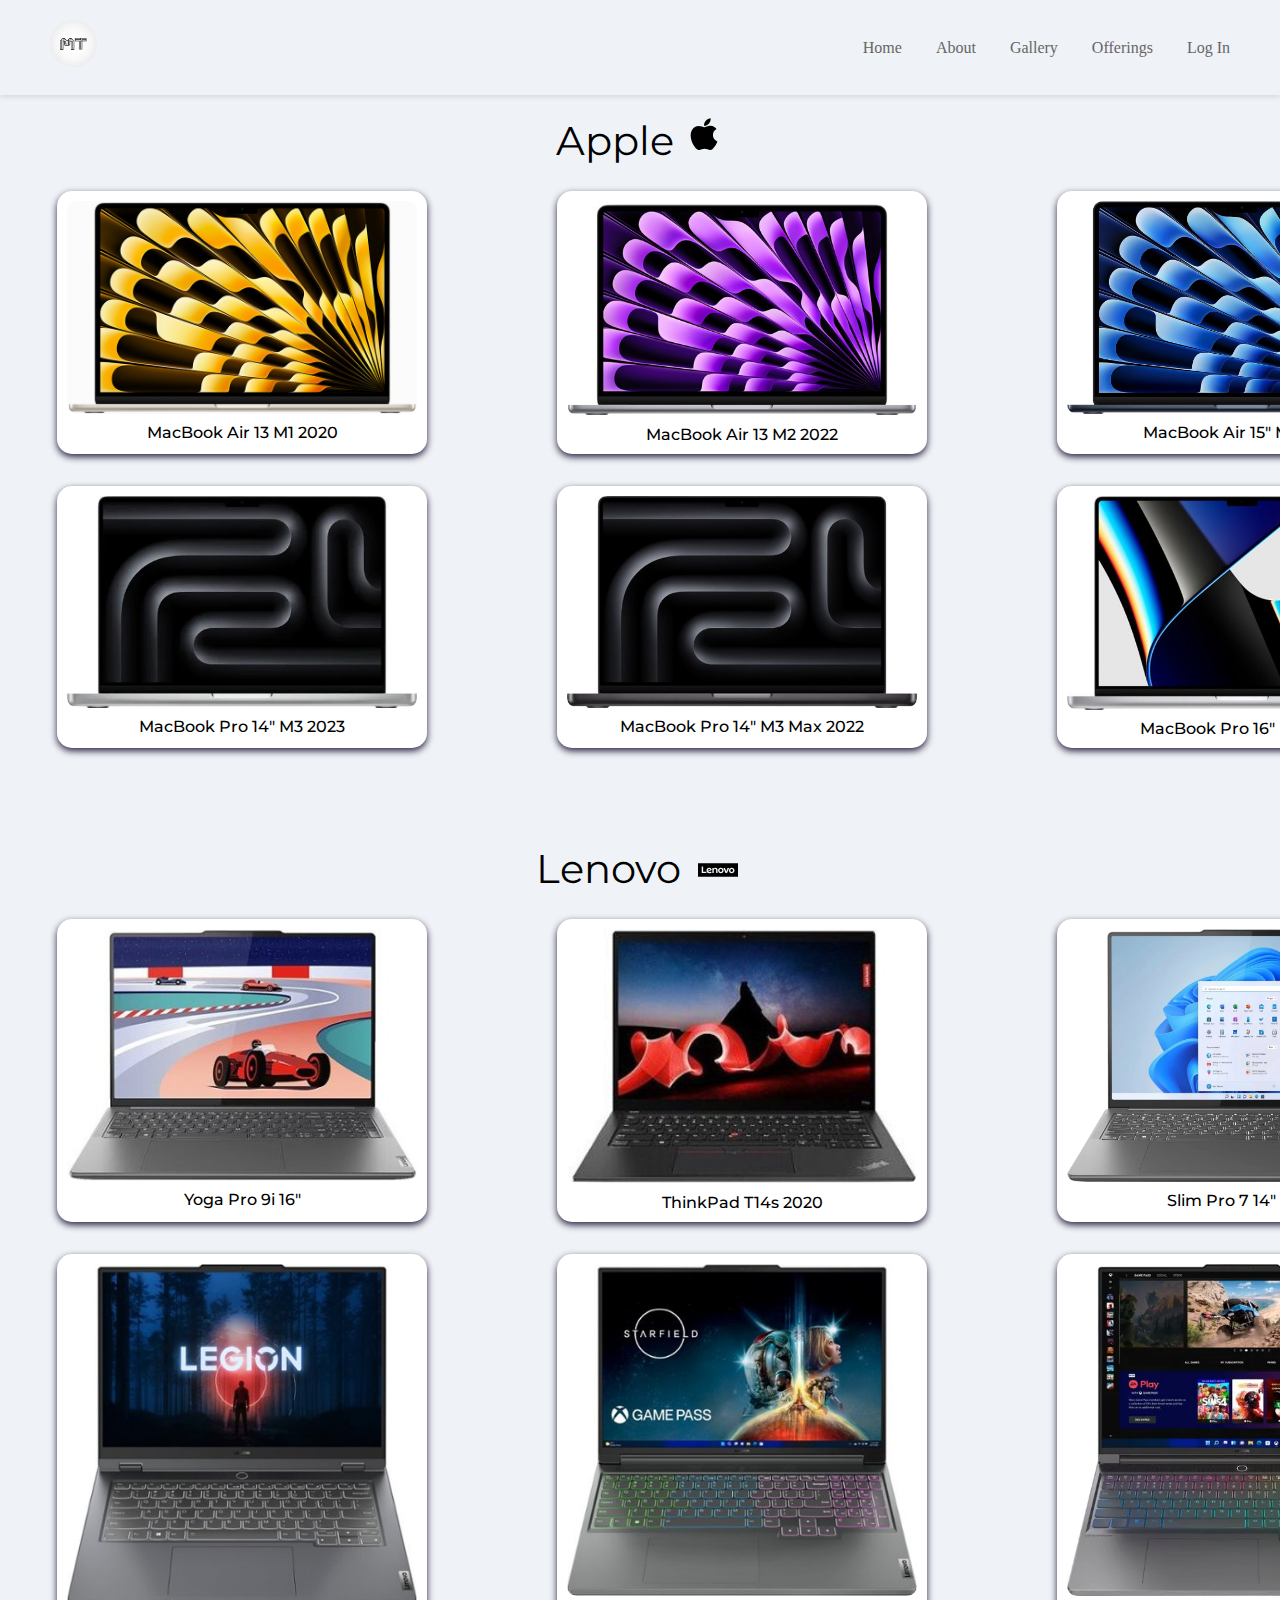
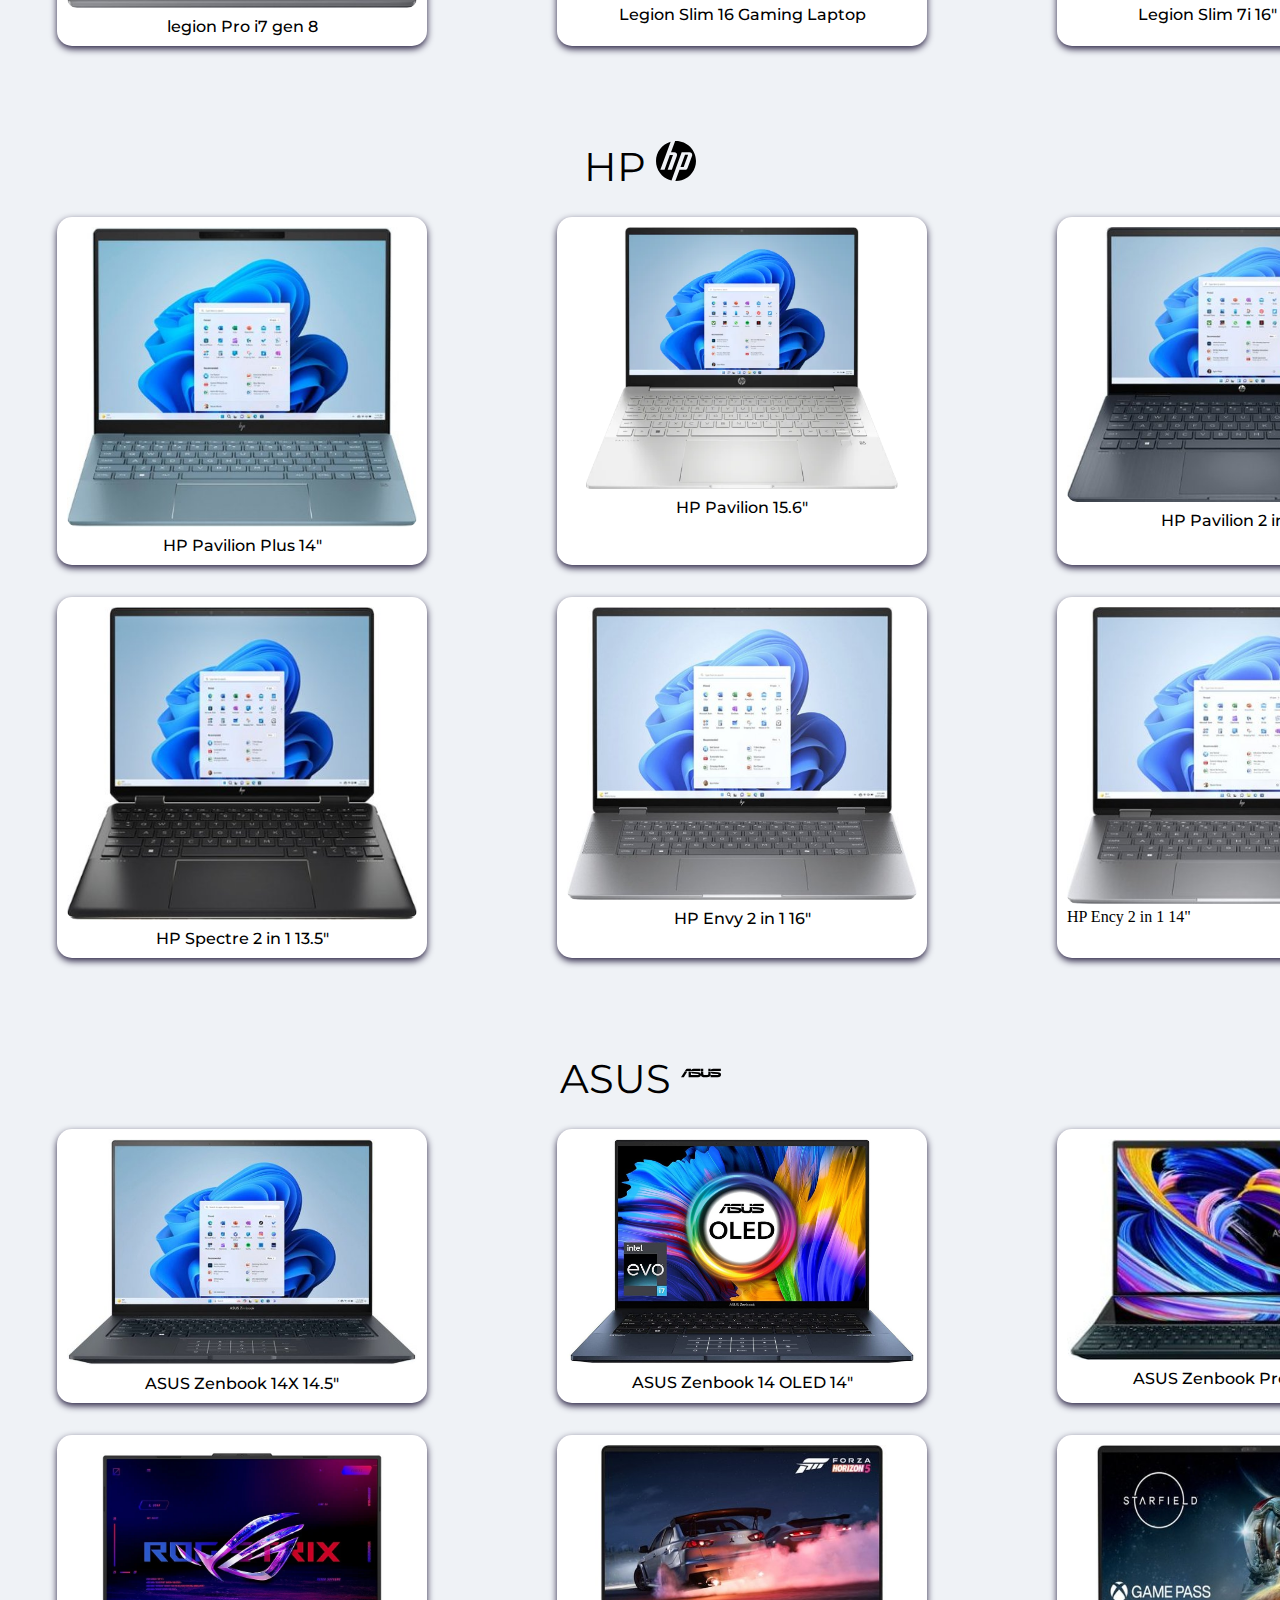
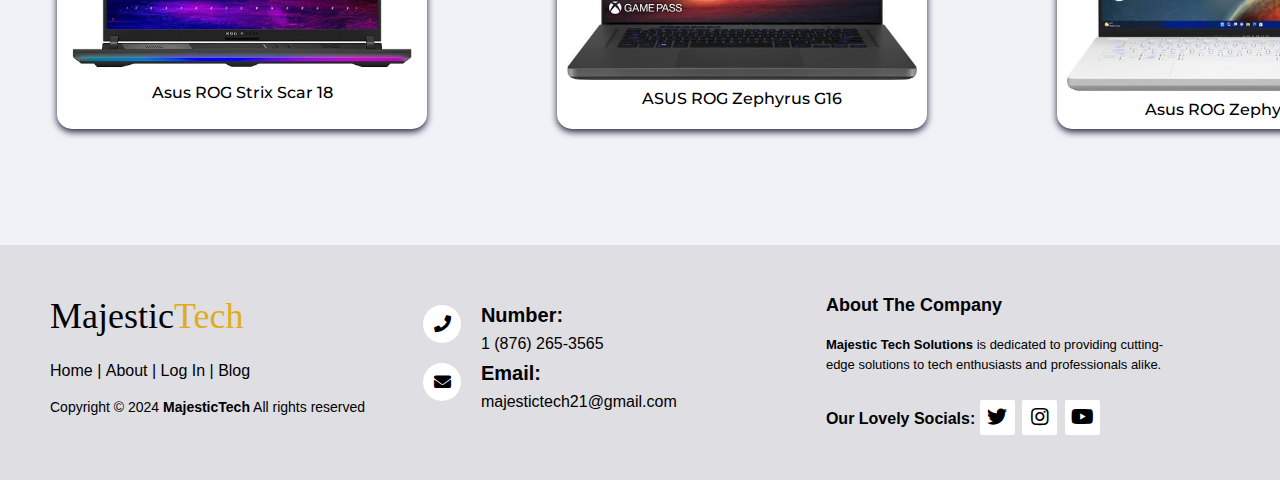
<file: Gallery.html>
<!DOCTYPE html>
<html lang="en">
    <head>
        <meta charset="UTF-8">
        <meta name="viewport" content="width=device-width, initial-scale=1.0">
        <title> Gallery </title>
        <link rel="Stylesheet" href="CSS-Files/Style.css">
        <!-- Roboto Google Font Link -->
        <link rel="preconnect" href="https://fonts.googleapis.com">
        <link rel="preconnect" href="https://fonts.gstatic.com" crossorigin>
        <link href="https://fonts.googleapis.com/css2?family=Noto+Sans:ital,wght@0,100..900;1,100..900&family=Roboto:ital,wght@0,100;0,300;0,400;0,500;0,700;0,900;1,100;1,300;1,400;1,500;1,700;1,900&display=swap" rel="stylesheet">
        <!-- Montserrat Google Font Link -->
        <link rel="preconnect" href="https://fonts.googleapis.com">
        <link rel="preconnect" href="https://fonts.gstatic.com" crossorigin>
        <link href="https://fonts.googleapis.com/css2?family=Montserrat:ital,wght@0,100..900;1,100..900&family=Noto+Sans:ital,wght@0,100..900;1,100..900&family=Noto+Serif:ital,wght@0,100..900;1,100..900&family=Roboto:ital,wght@0,100;0,300;0,400;0,500;0,700;0,900;1,100;1,300;1,400;1,500;1,700;1,900&display=swap" rel="stylesheet">
        <!-- Footer Icon Link -->
        <link rel="stylesheet" href="https://cdnjs.cloudflare.com/ajax/libs/font-awesome/5.15.4/css/all.min.css">
        <!-- Tab Icon -->
        <link rel="shortcut icon" type="x-icon" href="Project-Media/Images/Majestic-tech-rounded.png" id="icon">
    </head>
    <body>
        <!--Header Section-->
        <header class="Header">
        <!--Logo Section of The Navigation Bar-->
        <a href="index.html" class="Logo">
            <img src="Project-Media/Images/Majestic-Tech.png" class="LOGO-img" alt="LOGO">
        </a>
        <!--Navigation Links-->
        <nav class="navbar">
            <a href="index.html">Home</a>
            <a href="About-Us.html">About</a>
            <a href="Gallery.html">Gallery</a>
            <a href="offering.html">Offerings</a>
            <a href="log-in.html">Log In</a>
        </nav>
    </header>

        <!--Main Content Section-->
        <main class="Main-section" id="gallery-main-section">
            <!-- MacBooks -->
            <div class="Brand-Container">
                <div class="brand-name">
                    Apple 
                    <svg xmlns="http://www.w3.org/2000/svg"  viewBox="0 0 24 24" id="Apple-svg">
                        <rect fill="none" id="Apple-rect" />
                        <path d="M19.665 16.811a10.316 10.316 0 0 1-1.021 1.837c-.537.767-.978 1.297-1.316 1.592c-.525.482-1.089.73-1.692.744c-.432 0-.954-.123-1.562-.373c-.61-.249-1.17-.371-1.683-.371c-.537 0-1.113.122-1.73.371c-.616.25-1.114.381-1.495.393c-.577.025-1.154-.229-1.729-.764c-.367-.32-.826-.87-1.377-1.648c-.59-.829-1.075-1.794-1.455-2.891c-.407-1.187-.611-2.335-.611-3.447c0-1.273.275-2.372.826-3.292a4.857 4.857 0 0 1 1.73-1.751a4.65 4.65 0 0 1 2.34-.662c.46 0 1.063.142 1.81.422s1.227.422 1.436.422c.158 0 .689-.167 1.593-.498c.853-.307 1.573-.434 2.163-.384c1.6.129 2.801.759 3.6 1.895c-1.43.867-2.137 2.08-2.123 3.637c.012 1.213.453 2.222 1.317 3.023a4.33 4.33 0 0 0 1.315.863c-.106.307-.218.6-.336.882zM15.998 2.38c0 .95-.348 1.838-1.039 2.659c-.836.976-1.846 1.541-2.941 1.452a2.955 2.955 0 0 1-.021-.36c0-.913.396-1.889 1.103-2.688c.352-.404.8-.741 1.343-1.009c.542-.264 1.054-.41 1.536-.435c.013.128.019.255.019.381z" fill="black" />
                    </svg>
                </div>
                <div class="Image-Container">
                   
                    <figure class="Gallery-Images">
                        <img src="Project-Media/Images/MacBook Air 13 M1 2022-gal.jpg" alt="Apple" class="Gallery-core-images">

                        <figcaption class="Gallery-FigCap">
                            MacBook Air 13 M1 2020
                        </figcaption>
                    </figure>
                    <figure class="Gallery-Images">
                        <img src="Project-Media/Images/MacBook Air 13 M2-gal.jpg" alt="Apple" class="Gallery-core-images">

                        <figcaption class="Gallery-FigCap">
                            MacBook Air 13 M2 2022
                        </figcaption>
                    </figure>
                    <figure class="Gallery-Images">
                        <img src="Project-Media/Images/Apple MacBook Air 15 (M2) 2023.webp" alt="Apple" class="Gallery-core-images">

                        <figcaption class="Gallery-FigCap">
                            MacBook Air 15" M2 2023
                        </figcaption>
                    </figure>
                    <!-- MacBook Pro's -->
                    <figure class="Gallery-Images">
                        <img src="Project-Media/Images/Apple MacBook Pro 14 (M3) 2023.webp" alt="Apple" class="Gallery-core-images">

                        <figcaption class="Gallery-FigCap">
                            MacBook Pro 14" M3 2023
                        </figcaption>
                    </figure>
                    <figure class="Gallery-Images">
                        <img src="Project-Media/Images/MacBook Pro 14 M3 Max.jpg" alt="Apple" class="Gallery-core-images">

                        <figcaption class="Gallery-FigCap">
                            MacBook Pro 14" M3 Max 2022
                        </figcaption>
                    </figure>
                    <figure class="Gallery-Images">
                        <img src="Project-Media/Images/Apple MacBook Pro 16 M1 Max.jpg" alt="Apple" class="Gallery-core-images">

                        <figcaption class="Gallery-FigCap">
                            MacBook Pro 16" M1 2020
                        </figcaption>
                    </figure>

                </div>
            </div> 
            
            <!-- Lenovo -->
            <div class="Brand-Container">
                <div class="brand-name">
                    Lenovo 
                    <svg xmlns="http://www.w3.org/2000/svg" viewBox="0 0 24 24" id="Lenovo-svg">
                        <rect fill="none" id="Lenovo-rect"/>
                        <path fill="currentColor" d="M21.044 12.288c0 .5-.343.867-.815.867c-.464 0-.827-.38-.827-.867c0-.51.343-.868.815-.868c.464 0 .827.381.827.868m-14.305-.92a.79.79 0 0 0-.651.307a1 1 0 0 0-.172.738l1.479-.614a.71.71 0 0 0-.656-.43zm6.963.052c-.472 0-.816.358-.816.868c0 .486.364.867.828.867c.472 0 .815-.368.815-.867c0-.487-.363-.868-.827-.868M24 7.997v8.006H0V7.997zM5.01 13.05H3.088V9.825H2.23v4.003h2.78zm1.137-.094l2.163-.897a1.67 1.67 0 0 0-.37-.86c-.284-.33-.704-.505-1.216-.505c-.931 0-1.633.686-1.633 1.593c0 .93.704 1.593 1.726 1.593c.572 0 1.158-.272 1.432-.589l-.535-.411c-.357.264-.56.326-.885.326c-.292 0-.52-.09-.682-.25m5.57-1.039c0-.709-.507-1.223-1.252-1.223a1.28 1.28 0 0 0-1.005.494v-.442h-.846v3.081h.846v-1.753c0-.316.245-.651.698-.651c.35 0 .712.243.712.651v1.753h.847zm3.647.37c0-.904-.725-1.593-1.65-1.593c-.933 0-1.663.7-1.663 1.593c0 .903.726 1.592 1.651 1.592c.932 0 1.662-.7 1.662-1.592m2.066 1.54l1.268-3.081h-.967l-.765 2.099l-.765-2.1h-.966l1.268 3.081zm4.449-1.54c0-.904-.725-1.593-1.65-1.593c-.932 0-1.662.7-1.662 1.593c0 .903.725 1.592 1.65 1.592c.932 0 1.662-.7 1.662-1.592" />
                    </svg>
                </div>
                <div class="Image-Container">
                   
                    <figure class="Gallery-Images">
                        <img src="Project-Media/Images/Lenovo Yoga Pro 9i 16-gal (cropped).jpg" alt="Slim Pro 9i 14 2023" class="Gallery-core-images">
                        <figcaption class="Gallery-FigCap">
                            Yoga Pro 9i 16" 
                        </figcaption>
                    </figure>
                    <figure class="Gallery-Images">
                        <img src="Project-Media/Images/Lenovo ThinkPad T14s 2020-gal (cropped).jpg" alt="ThinkPad T14s 2020" class="Gallery-core-images">
                        <figcaption class="Gallery-FigCap">
                            ThinkPad T14s 2020
                        </figcaption>
                    </figure>
                    <figure class="Gallery-Images">
                        <img src="Project-Media/Images/Lenovo Slim Pro 9i 16 2023.webp" alt="Slim Pro 9i 16 2023" class="Gallery-core-images">

                        <figcaption class="Gallery-FigCap">
                            Slim Pro 7 14" 2023
                        </figcaption>
                    </figure>
                    <!-- Lenovo Legion's -->
                    <figure class="Gallery-Images">
                        <img src="Project-Media/Images/Lenovo Legion Slim 5 14.5.jpg" alt="Lenovo" class="Gallery-core-images">

                        <figcaption class="Gallery-FigCap">
                            legion Pro i7 gen 8
                        </figcaption>
                    </figure>
                    <figure class="Gallery-Images">
                        <img src="Project-Media/Images/Lenovo Legion Slim 16 Gaming Laptop-gal.jpg" alt="Legion" class="Gallery-core-images">

                        <figcaption class="Gallery-FigCap">
                            Legion Slim 16 Gaming Laptop
                        </figcaption>
                    </figure>
                    <figure class="Gallery-Images">
                        <img src="Project-Media/Images/Lenovo Legion Slim 7i 16 (8th Gen) 2023.webp" alt="Legion" class="Gallery-core-images">

                        <figcaption class="Gallery-FigCap">
                            Legion Slim 7i 16" 8th Gen
                        </figcaption>
                    </figure>

                </div>
            </div>
            <!-- HP -->
            <div class="Brand-Container">
                <div class="brand-name">
                    HP 
                    <svg xmlns="http://www.w3.org/2000/svg" viewBox="0 0 32 32" id="HP-svg">
                        <rect fill="none" id="HP-rect"/>
                        <path fill="currentColor" d="M16 32h-.531l3.333-8.932h4.531c.802 0 1.599-.667 1.865-1.333l3.604-9.734c.531-1.599-.401-2.932-2-2.932h-6.271L12.401 31.6C5.198 29.866 0 23.6 0 16.001C0 8.668 4.932 2.532 11.734.532L8.666 9.068l-5.198 14h3.333l4.266-11.87h2.531l-4.266 11.87h3.333l4-11.068c.531-1.599-.266-2.932-2-2.932h-2.667L15.331 0h.667c8.802 0 16 7.198 16 16s-7.198 16-16 16zm9.734-20.932h-2.536l-3.599 9.734h2.536z" />
                    </svg>
                </div>
                <div class="Image-Container">
                    <!-- HP Pavilion -->
                    <figure class="Gallery-Images">
                        <img src="Project-Media/Images/HP Pavilion Plus 14.jpg" alt="HP Pavilion Plus 14" class="Gallery-core-images">
                        <figcaption class="Gallery-FigCap">
                            HP Pavilion Plus 14"
                        </figcaption>
                    </figure>

                    <figure class="Gallery-Images">
                        <img src="Project-Media/Images/HP Pavilion Plus 14 2023.webp" alt="HP Pavilion 15.6" class="Gallery-core-images">
                        <figcaption class="Gallery-FigCap">
                            HP Pavilion 15.6" 
                        </figcaption>
                    </figure>

                    <figure class="Gallery-Images">
                        <img src="Project-Media/Images/HP Pavilion 2 in 1 14.jpg" alt="HP Pavilion 2 in 1 14" class="Gallery-core-images">
                        <figcaption class="Gallery-FigCap">
                            HP Pavilion 2 in 1 14"
                        </figcaption>
                    </figure>
                    
                    <!-- HP  -->
                    <figure class="Gallery-Images">
                        <img src="Project-Media/Images/HP Spectre 2 in 1.jpg" alt="HP Spectre 2 in 1" class="Gallery-core-images">
                        <figcaption class="Gallery-FigCap">
                            HP Spectre 2 in 1 13.5"
                        </figcaption>
                    </figure>

                    <figure class="Gallery-Images">
                        <img src="Project-Media/Images/HP Envy 2 in 1 16.jpg" alt="HP Envy 2 in 1 16" class="Gallery-core-images">
                        <figcaption class="Gallery-FigCap">
                            HP Envy 2 in 1 16"
                        </figcaption>
                    </figure>

                    <figure class="Gallery-Images">
                        <img src="Project-Media/Images/HP Envy 2 in 1 14.jpg" alt="HP Envy 2 in 1 14" class="Gallery-core-images">
                        <figcaption class="Img-sub-txt">
                            HP Ency 2 in 1 14"
                        </figcaption>
                    </figure>                    
                </div>
            </div> 
            <!-- ASUS -->
            <div class="Brand-Container">
                <div class="brand-name">
                    ASUS 
                    <svg xmlns="http://www.w3.org/2000/svg" width="1em" height="1em" viewBox="0 0 24 24" id="ASUS-svg">
                        <rect width="24" height="24" fill="none" id="ASUS-rect"/>
                        <path fill="currentColor" d="M23.904 10.788V9.522h-4.656c-.972 0-1.41.6-1.482 1.182v.018v-1.2h-1.368v1.266h1.362zm-6.144.456l-1.368-.078v1.458c0 .456-.228.594-1.02.594H14.28c-.654 0-.93-.186-.93-.594v-1.596l-1.386-.102v1.812h-.03c-.078-.528-.276-1.14-1.596-1.23L6 11.22c0 .666.474 1.062 1.218 1.14l3.024.306c.24.018.414.09.414.288c0 .216-.18.24-.456.24H5.946V11.22l-1.386-.09v3.348h5.646c1.26 0 1.662-.654 1.722-1.2h.03c.156.864.912 1.2 2.19 1.2h1.41c1.494 0 2.202-.456 2.202-1.524zm4.398.258l-4.338-.258c0 .666.438 1.11 1.182 1.17l3.09.24c.24.018.384.078.384.276c0 .186-.168.258-.516.258h-4.212v1.29h4.302c1.356 0 1.95-.474 1.95-1.554c0-.972-.534-1.338-1.842-1.422m-10.194-1.98h1.386v1.266h-1.386zM3.798 11.07l-1.506-.15L0 14.478h1.686zm7.914-1.548h-4.23c-.984 0-1.416.612-1.518 1.2v-1.2H3.618c-.33 0-.486.102-.642.33l-.648.936h9.384Z" />
                    </svg>
                </div>
                <div class="Image-Container">
                    <!-- ASUS ZenBooks -->
                    <figure class="Gallery-Images">
                        <img src="Project-Media/Images/ASUS Zenbook 14X.jpg" alt="ASUS Zenbook 14X 14.5" class="Gallery-core-images">
                        <figcaption class="Gallery-FigCap">
                            ASUS Zenbook 14X 14.5"
                        </figcaption>
                    </figure>

                    <figure class="Gallery-Images">
                        <img src="Project-Media/Images/ASUS Zenbook-14-OLED-14 (cropped).jpg" alt="ASUS Zenbook 14 OLED 14" class="Gallery-core-images">
                        <figcaption class="Gallery-FigCap">
                            ASUS Zenbook 14 OLED 14"
                        </figcaption>
                    </figure>

                    <figure class="Gallery-Images">
                        <img src="Project-Media/Images/ASUS Zenbook Pro Duo 15 (CROPPED).jpg" alt="ASUS Zenbook Pro Duo 15" class="Gallery-core-images">
                        <figcaption class="Gallery-FigCap">
                            ASUS Zenbook Pro Duo 15"
                        </figcaption>
                    </figure>

                    <!--ASUS ROG -->
                    <figure class="Gallery-Images">
                        <img src="Project-Media/Images/Asus ROG Strix Scar 18 2024.webp" alt="Asus ROG Strix Scar 18" class="Gallery-core-images">
                        <figcaption class="Gallery-FigCap">
                            Asus ROG Strix Scar 18
                        </figcaption>
                    </figure>

                    <figure class="Gallery-Images">
                        <img src="Project-Media/Images/ASUS ROG Zephyrus G16.jpg" alt="ASUS ROG Zephyrus G16 " class="Gallery-core-images">
                        <figcaption class="Gallery-FigCap">
                            ASUS ROG Zephyrus G16 
                        </figcaption>
                    </figure>

                    <figure class="Gallery-Images">
                        <img src="Project-Media/Images/Asus ROG Zephyrus G14 14.jpg" alt="Asus ROG Zephyrus G14" class="Gallery-core-images">
                        <figcaption class="Gallery-FigCap">
                            Asus ROG Zephyrus G14
                        </figcaption>
                    </figure>

                    
                </div>
            </div> 
            
            
        </main>

        <!--Footer-->
        <footer class="footer-distributed">

            <div class="footer-left">
                <h3>Majestic<span class="footer-span">Tech</span></h3>
    
                <p class="footer-links">
                    <a href="index.html">Home</a>
                    |
                    <a href="About-Us.html">About</a>
                    |
                    <a href="log-in.html">Log In</a>
                    |
                    <a href="offering.html">Blog</a>
                </p>
    
                <p class="footer-company-name">Copyright © 2024 <strong>MajesticTech</strong> All rights reserved</p>
            </div>
    
            <div class="footer-center">
                <!-- <div>
                    <i class="fa fa-map-marker"></i>
                    <p><span class="footer-span">Location:</span>
                        Jamaica</p>
                </div> -->
    
                <div>
                    <i class="fa fa-phone"></i>
                    <p><span class="footer-span">Number:</span>1 (876) 265-3565</p>
                </div>
                <div>
                    <i class="fa fa-envelope"></i>
                    <p><a href="mailto:majestictech21@gmail.com"><span>Email:</span> majestictech21@gmail.com</a></p>

                </div>
            </div>
            <div class="footer-right">
                <p class="footer-company-about">
                    <span>About The Company</span>
                    
                   <strong>Majestic Tech Solutions</strong> is dedicated to providing cutting-edge solutions to tech enthusiasts and professionals alike.
                <div class="footer-icons">
                    <span>Our Lovely Socials:</span>
                    
                    <a href="https://twitter.com/JustJoshLife"><i class="fab fa-twitter"></i></a>
                <a href="https://www.instagram.com/tech_spot_ja"><i class="fab fa-instagram"></i></a>
                <a href="https://www.youtube.com/@JustJoshTech"><i class="fab fa-youtube"></i></a>
                    

                </div>
                
        </footer>
    </body>
</html>
</file>
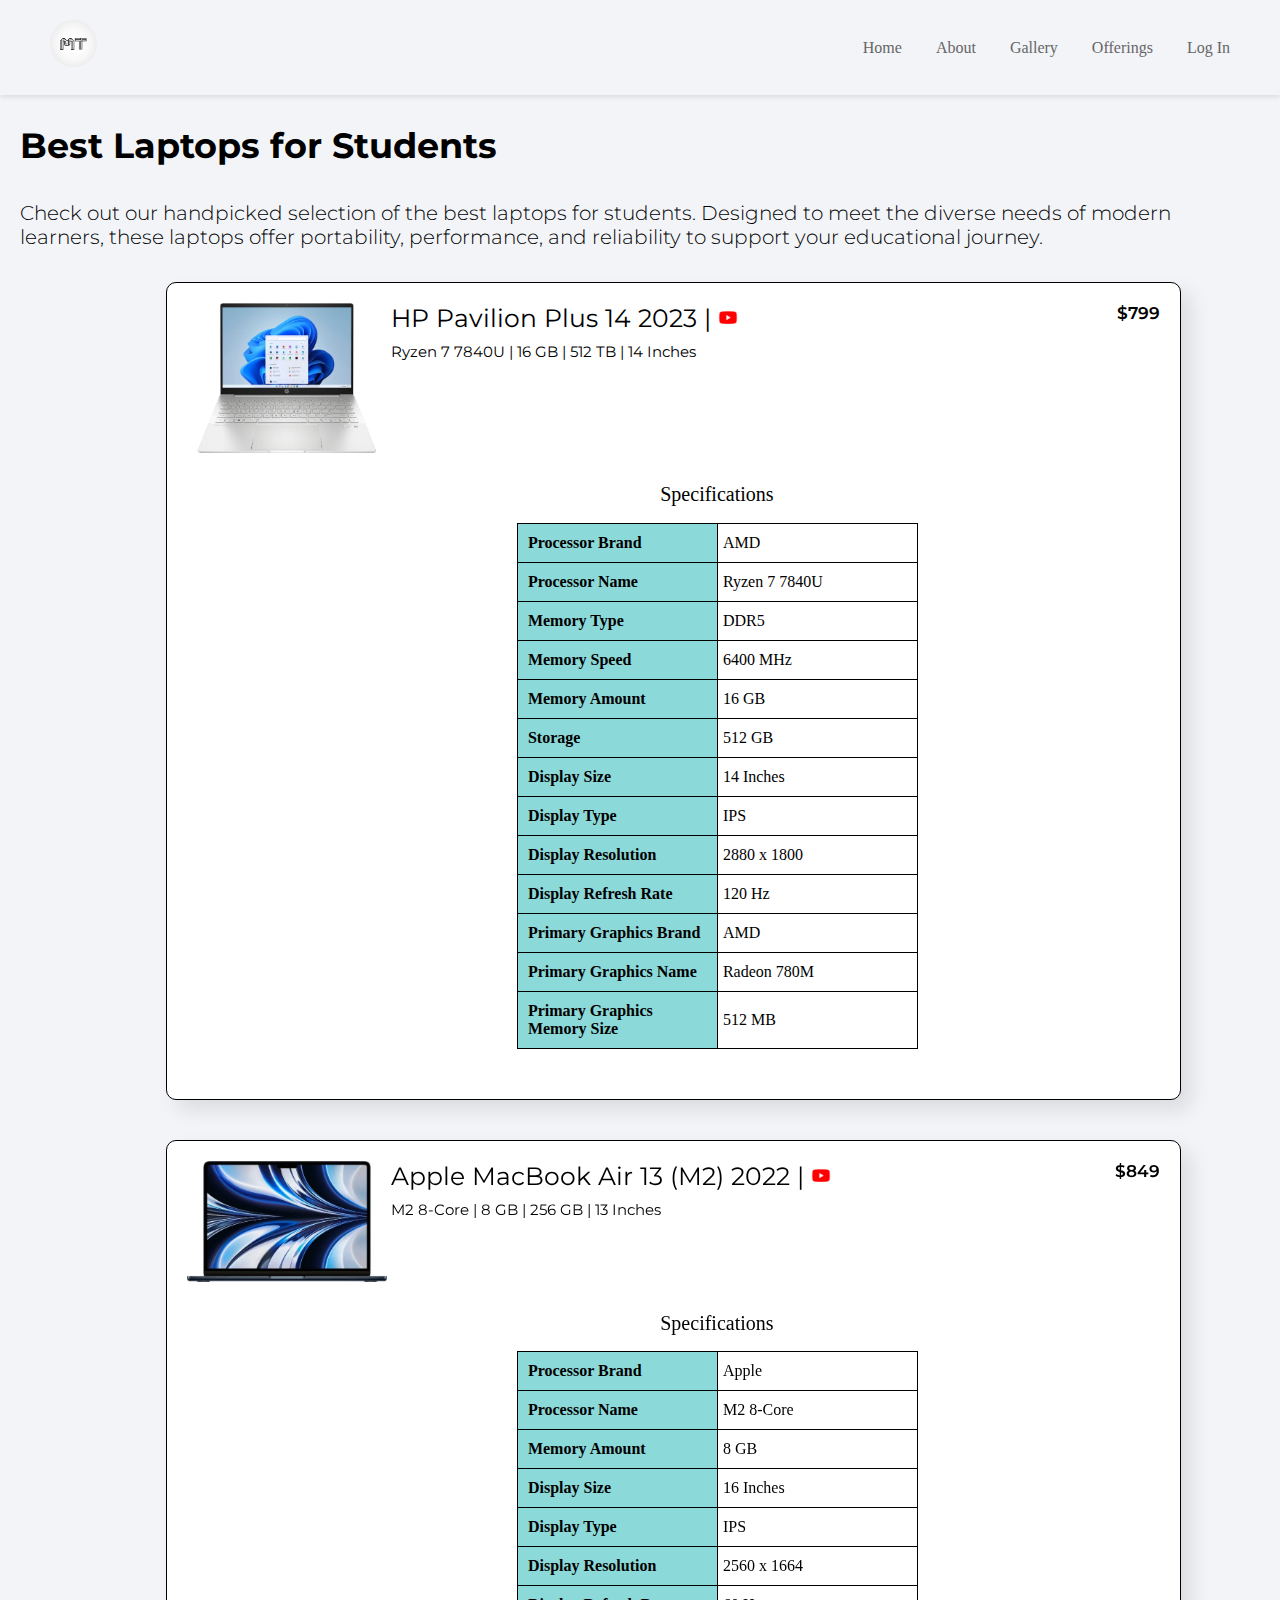
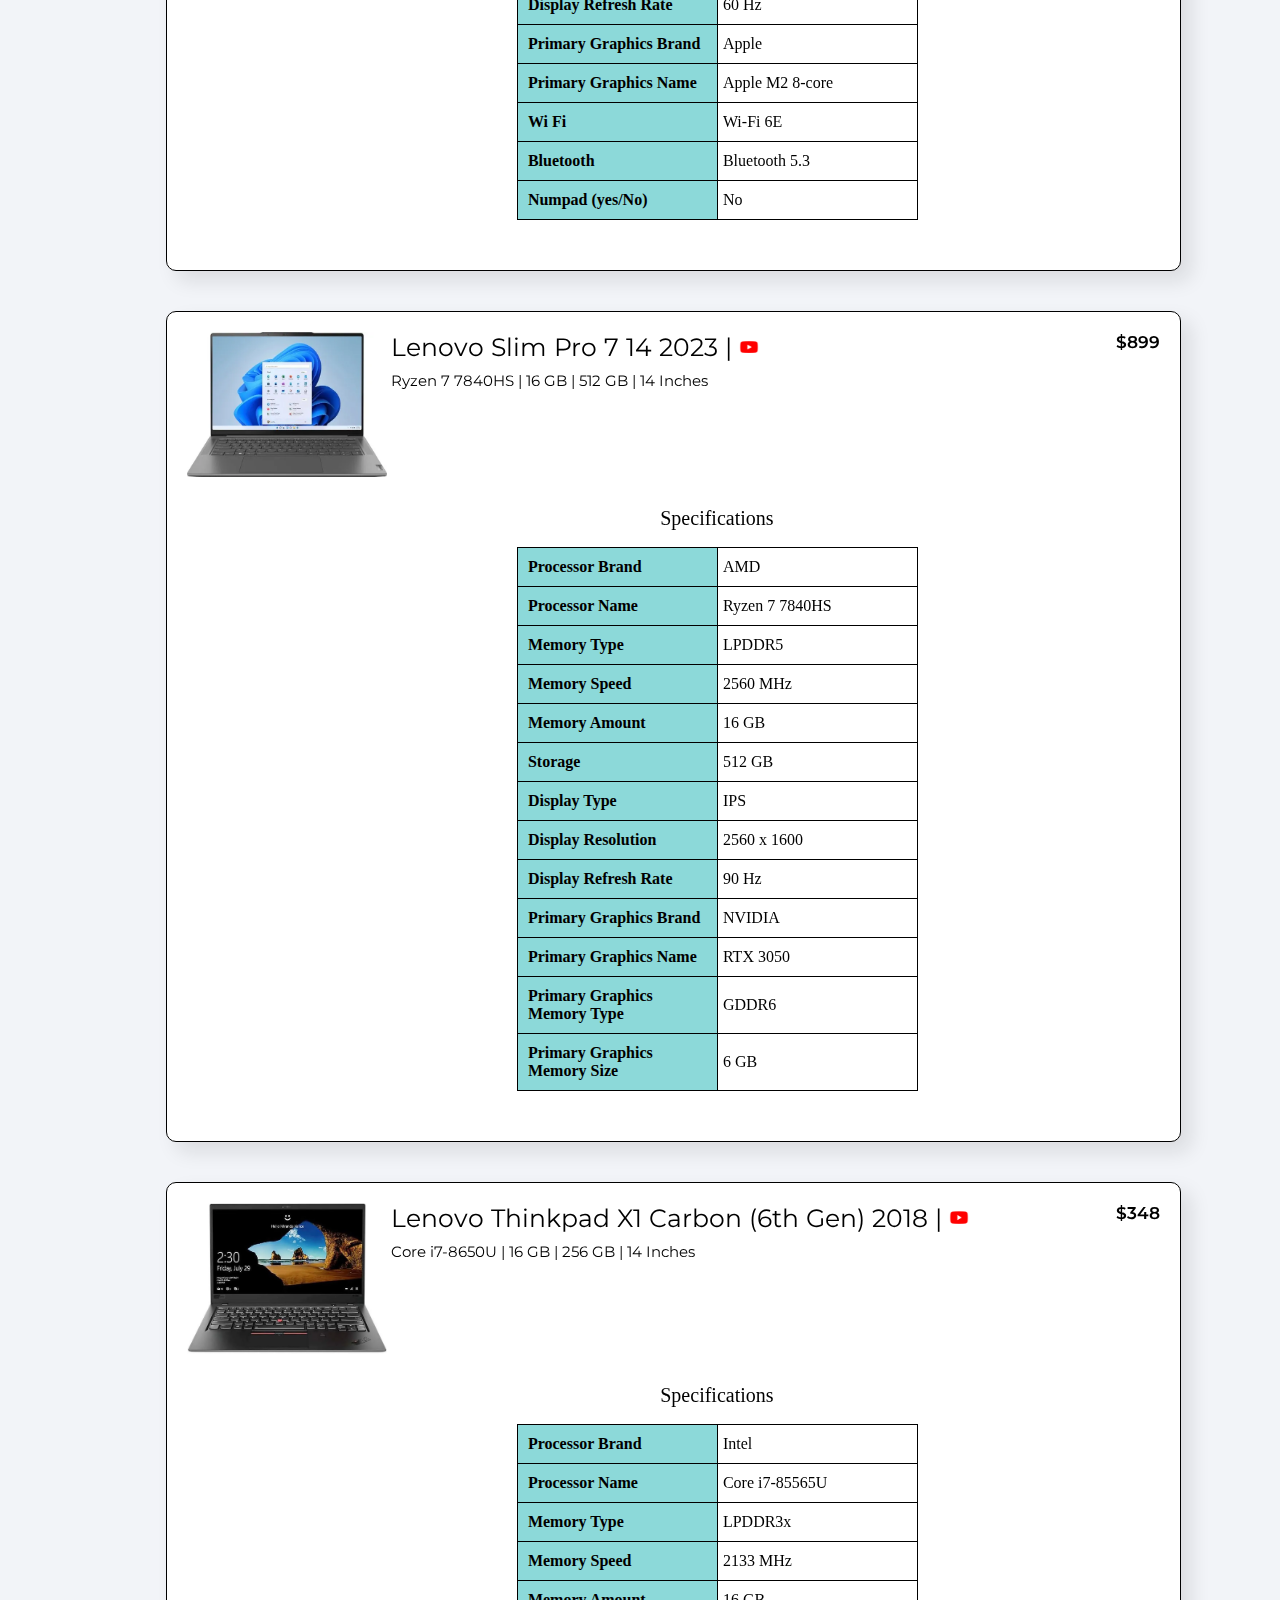
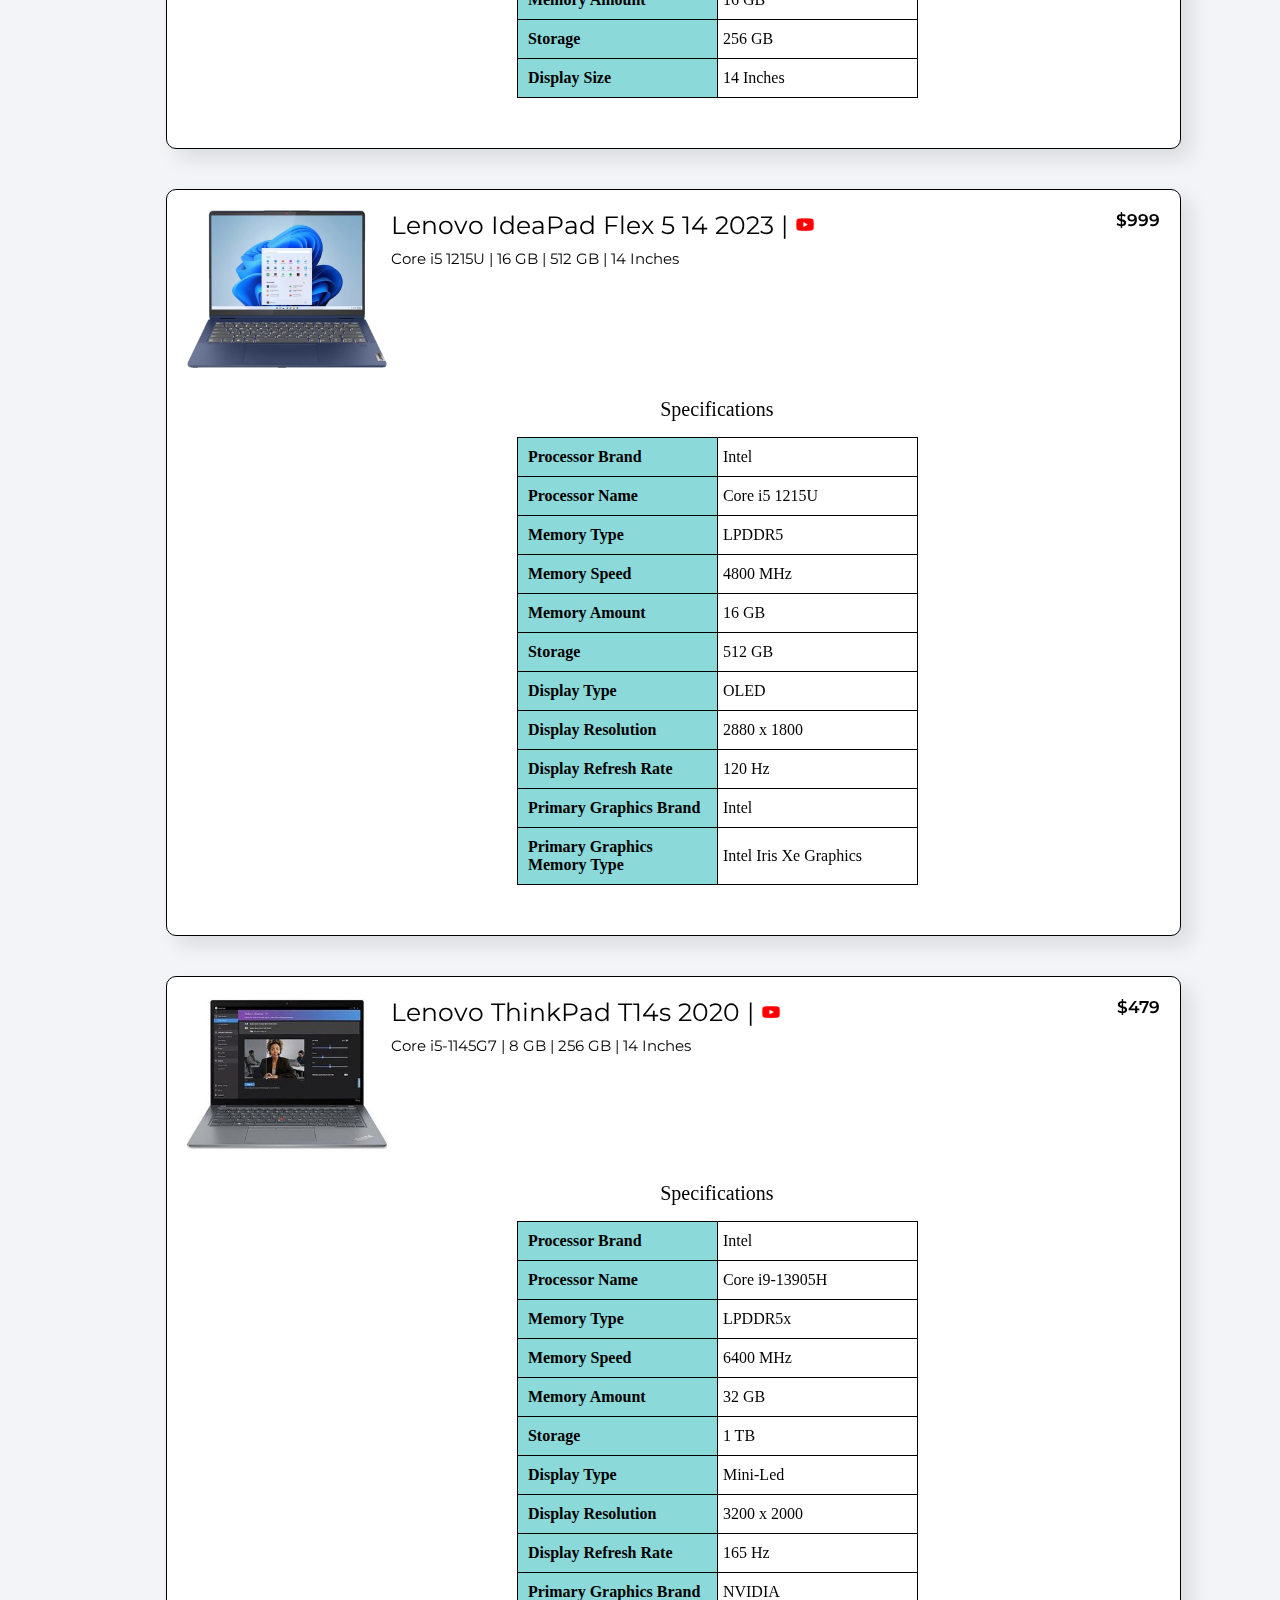
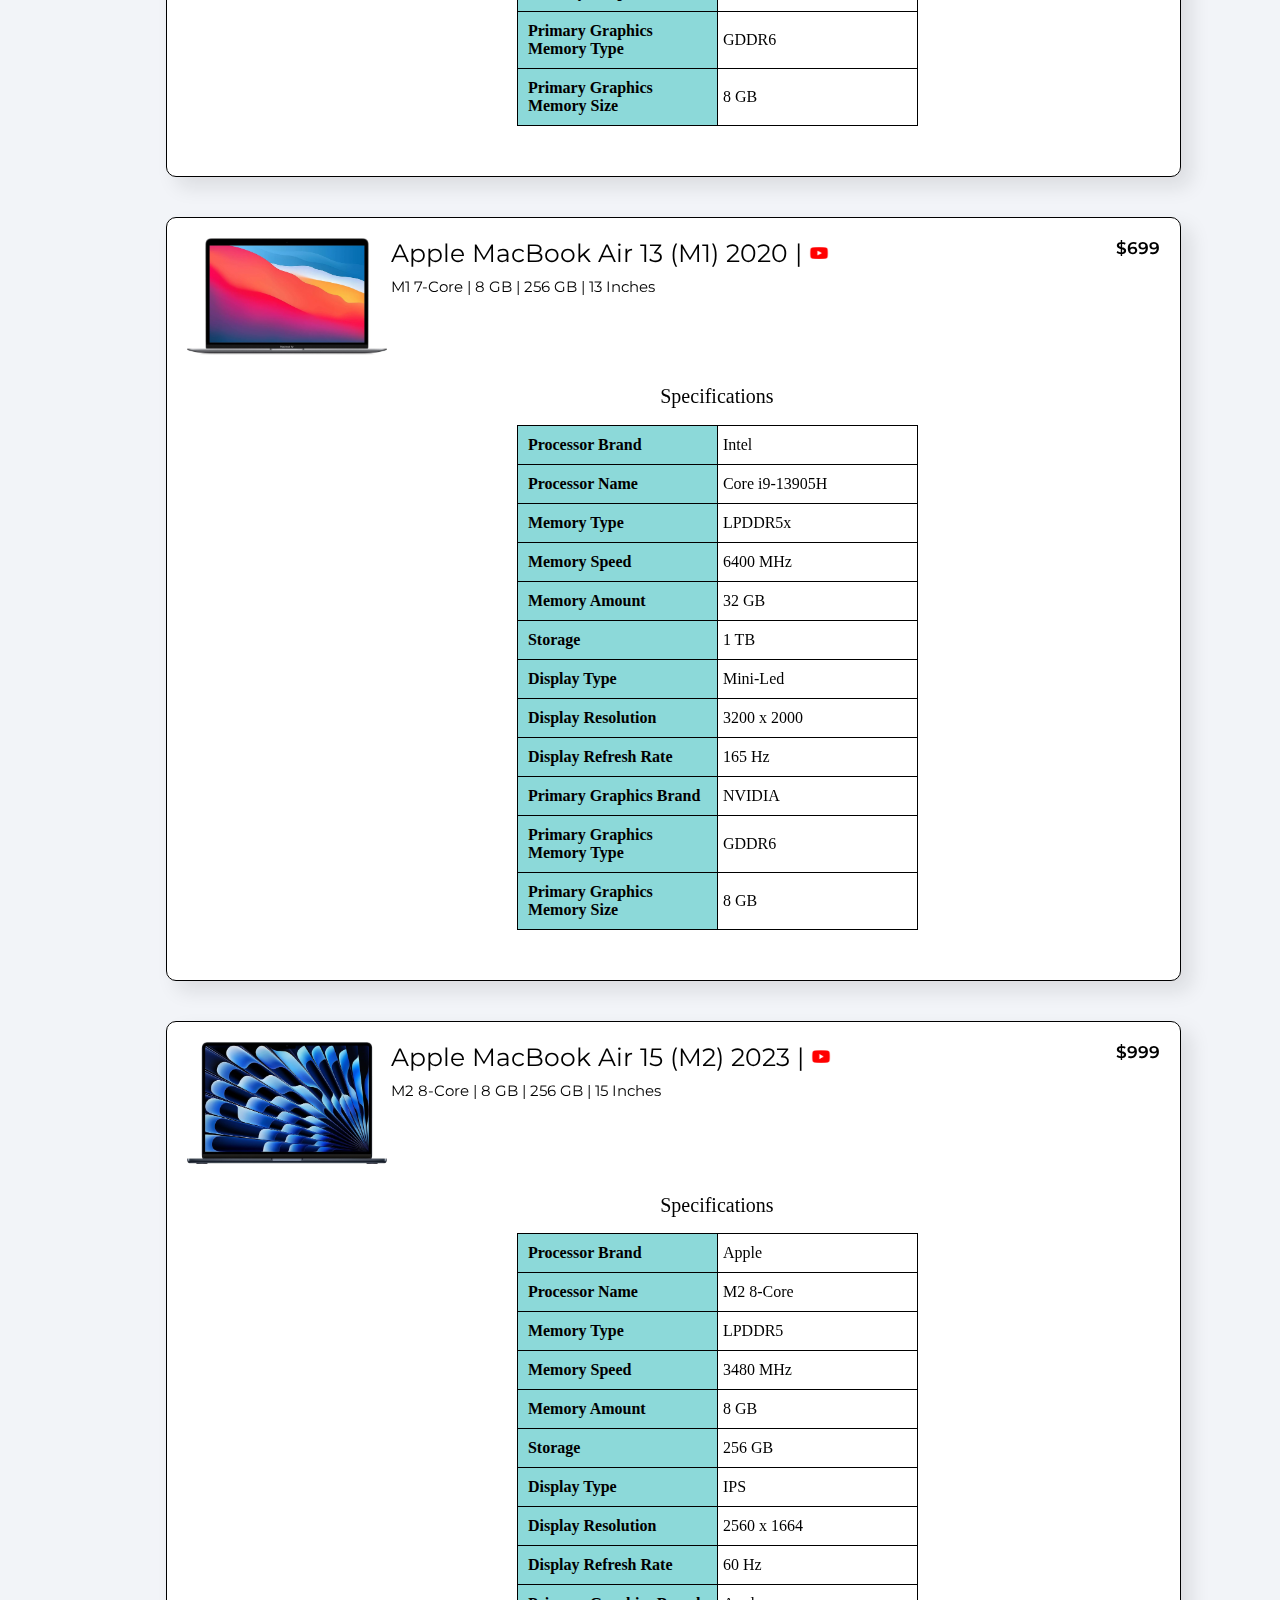
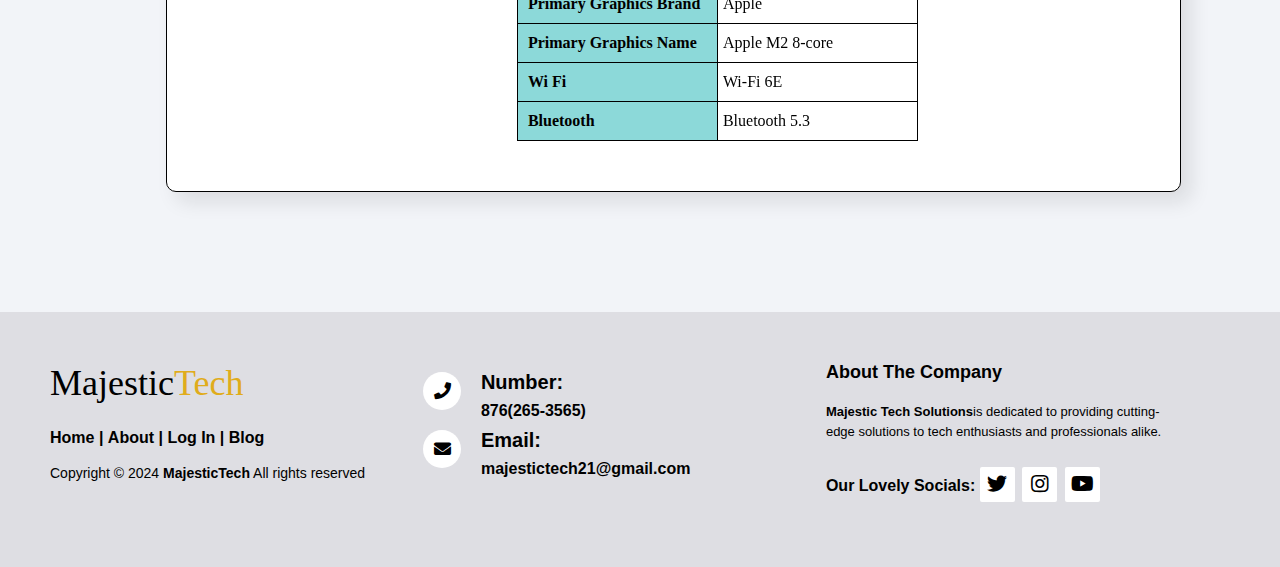
<file: Laptop-for-Students.html>
<!DOCTYPE html>
<html lang="en">
<head>
    <meta charset="UTF-8">
    <meta name="viewport" content="width=device-width, initial-scale=1.0">
    <link rel="stylesheet" href="CSS-Files/Content-Pages.css">
    <title>Best Laptops for Students</title>
    <!-- Roboto Google Font Link -->
    <link rel="preconnect" href="https://fonts.googleapis.com">
    <link rel="preconnect" href="https://fonts.gstatic.com" crossorigin>
    <link href="https://fonts.googleapis.com/css2?family=Noto+Sans:ital,wght@0,100..900;1,100..900&family=Roboto:ital,wght@0,100;0,300;0,400;0,500;0,700;0,900;1,100;1,300;1,400;1,500;1,700;1,900&display=swap" rel="stylesheet">
    <!-- Montserrat Google Font Link -->
    <link rel="preconnect" href="https://fonts.googleapis.com">
    <link rel="preconnect" href="https://fonts.gstatic.com" crossorigin>
    <link href="https://fonts.googleapis.com/css2?family=Montserrat:ital,wght@0,100..900;1,100..900&family=Noto+Sans:ital,wght@0,100..900;1,100..900&family=Noto+Serif:ital,wght@0,100..900;1,100..900&family=Roboto:ital,wght@0,100;0,300;0,400;0,500;0,700;0,900;1,100;1,300;1,400;1,500;1,700;1,900&display=swap" rel="stylesheet">
    <!-- Footer Icon Link -->
    <link rel="stylesheet" href="https://cdnjs.cloudflare.com/ajax/libs/font-awesome/5.15.4/css/all.min.css">
    <!-- Tab Icon -->
    <link rel="shortcut icon" type="x-icon" href="Project-Media/Images/Majestic-tech-rounded.png" id="icon">
</head>
    <body>
        <!--Header Section-->
        <header class="Header">
            <!--Logo Section of The Navigation Bar-->
            <a href="index.html" class="Logo">
                <img src="Project-Media/Images/Majestic-Tech.png" class="LOGO-img" alt="LOGO">
            </a>
            <!--Navigation Links-->
            <nav class="navbar">
                <a href="index.html">Home</a>
                <a href="About-Us.html">About</a>
                <a href="Gallery.html">Gallery</a>
                <a href="offering.html">Offerings</a>
                <a href="log-in.html">Log In</a>
            </nav>
        </header>
        

        <!--Main Content Section-->
        <main>
            <span class="title-text">
                <h2 class="title-head-text">
                    Best Laptops for Students
                </h2>
                <h5 class="title-sub-text">
                    Check out our handpicked selection of the best laptops for students. Designed to meet the diverse needs of modern learners, these laptops offer portability, performance, and reliability to support your educational journey.
                </h5>
            </span>
            <!-- HP Pavilion Plus 14 2023 -->
            <div class="display-information">
                
                <div class="laptops">
                    <a href="https://tidd.ly/3O2o1p5" title="HP Pavilion Plus 14 2023">
                        <img class="lap" src="Project-Media/Images/HP Pavilion Plus 14 2023.webp" alt="HP Pavilion Plus 14 2023">
                    </a>
                </div> 
                
                <div class="laptop-name">
                    HP Pavilion Plus 14 2023 |
                    <a href="https://youtu.be/48tEhuqrL2Y?si=2hbuDjHAUQPDt4JA" target="_blank">
                        <img src="Project-Media/Images/Youtube-icon.png" alt="#" class="youtube-icon"> 
                    </a>
                    
                    <div class="laptop-info">
                        <span class="specs">
                            Ryzen 7 7840U
                            |  16 GB  |  512 TB  |  14 Inches
                        </span>
                    </div>
                    
                </div>

                <div class="laptop-prices">
                    <a href="https://tidd.ly/3O2o1p5" title="HP Pavilion Plus 14 2023">
                        <span>
                            $799
                        </span>
                    </a>
                </div>

                <div class="Specifications">
                    <div class="table">
                        <h2 class="Spec-Title">Specifications</h2>
                        <table>
                            <tr>
                                <th>Processor Brand</th>
                                <td>AMD</td>
                            </tr>
                        
                            <tr>
                                <th>Processor Name</th>
                                <td>Ryzen 7 7840U</td>
                            </tr>
                        
                            <tr>
                                <th>Memory Type</th>
                                <td>DDR5</td>
                            </tr>

                            <tr>
                                <th>Memory Speed</th>
                                <td>6400 MHz</td>
                            </tr>
                            
                            <tr>
                                <th>Memory Amount</th>
                                <td>16 GB</td>
                            </tr>
                            
                            <tr>
                                <th>Storage</th>
                                <td>512 GB</td>
                            </tr>
                            
                            <tr>
                                <th>Display Size</th>
                                <td>14 Inches</td>
                            </tr>

                            <tr>
                                <th>Display Type</th>
                                <td>IPS</td>
                            </tr>
                            
                            <tr>
                                <th>Display Resolution</th>
                                <td>2880 x 1800</td>
                            </tr>

                            <tr>
                                <th>Display Refresh Rate</th>
                                <td>120 Hz</td>
                            </tr>

                            <tr>
                                <th>Primary Graphics Brand</th>
                                <td>AMD</td>
                            </tr>

                            <tr>
                                <th>Primary Graphics Name</th>
                                <td>Radeon 780M</td>
                            </tr>

                            <tr>
                                <th>Primary Graphics Memory Size</th>
                                <td>512 MB</td>
                            </tr>
                        </table>
                    </div>
                </div>
            </div>
            <!-- Apple MacBook Air 13 (M2) 2022 -->
            <div class="display-information">
                
                <div class="laptops">
                    <a href="https://howl.me/clAl1pDx8sj" title="Apple MacBook Air 13 (M2) 2022">
                        <img class="lap" id="Lenovo-Yoga-Pro-9i-16-9th-Gen" src="Project-Media/Images/Apple MacBook Air 13 (M2) 2022.webp" alt="Apple MacBook Air 13 (M2) 2022">
                    </a>
                </div> 
                
                <div class="laptop-name">
                    Apple MacBook Air 13 (M2) 2022 |
                    <a href="https://youtu.be/HeMIZC2rkMo?si=xgcnbbip2N5tm8fN" target="_blank">
                        <img src="Project-Media/Images/Youtube-icon.png" alt="#" class="youtube-icon"> 
                    </a>
                    
                    <div class="laptop-info">
                        <span class="specs">
                            M2 8-Core | 8 GB | 256 GB | 13 Inches
                        </span>
                    </div>
                    
                </div>

                <div class="laptop-prices">
                    <a href="https://howl.me/clAl1pDx8sj" title="Apple MacBook Air 13 (M2) 2022">
                        <span>
                            $849
                        </span>
                    </a>
                </div>

                <div class="Specifications">
                    <div class="table">
                        <h2 class="Spec-Title">Specifications</h2>
                        <table>
                            <tr>
                                <th>Processor Brand</th>
                                <td>Apple</td>
                            </tr>
                        
                            <tr>
                                <th>Processor Name</th>
                                <td>M2 8-Core</td>
                            </tr>
                        
                            <tr>
                                <th>Memory Amount</th>
                                <td>8 GB</td>
                            </tr>

                            <tr>
                                <th>Display Size</th>
                                <td>16 Inches</td>
                            </tr>
                            
                            <tr>
                                <th>Display Type</th>
                                <td>IPS</td>
                            </tr>
                            
                            <tr>
                                <th>Display Resolution</th>
                                <td>2560 x 1664</td>
                            </tr>
                            
                            <tr>
                                <th>Display Refresh Rate</th>
                                <td>60 Hz</td>
                            </tr>
                            
                            <tr>
                                <th>Primary Graphics Brand</th>
                                <td>Apple</td>
                            </tr>

                            <tr>
                                <th>Primary Graphics Name</th>
                                <td>Apple M2 8-core</td>
                            </tr>

                            <tr>
                                <th>Wi Fi</th>
                                <td>Wi-Fi 6E</td>
                            </tr>

                            <tr>
                                <th>Bluetooth</th>
                                <td>Bluetooth 5.3</td>
                            </tr>

                            <tr>
                                <th>Numpad (yes/No) </th>
                                <td>No</td>
                            </tr>
                        </table> 
                    </div>
                </div>
            </div>
            <!-- Lenovo Slim Pro 7 14 2023 -->
            <div class="display-information">
                
                <div class="laptops">
                    <a href="https://bestbuy.7tiv.net/xkqajv" title="lenovo_16_slim_pro_9_1762580">
                        <img class="lap" src="Project-Media/Images/Lenovo Slim Pro 7 14 2023.webp" alt="Lenovo Slim Pro 7 14 2023">
                    </a>
                </div> 
                
                <div class="laptop-name">
                    Lenovo Slim Pro 7 14 2023 |
                    <a href="https://youtu.be/q6uSGXxYLjc?si=U3Te_uR4xudhxtOt" target="_blank">
                        <img src="Project-Media/Images/Youtube-icon.png" alt="#" class="youtube-icon"> 
                    </a>
                    
                    <div class="laptop-info">
                        <span class="specs">
                            Ryzen 7 7840HS | 16 GB | 512 GB | 14 Inches
                        </span>
                    </div>
                    
                </div>

                <div class="laptop-prices">
                    <a href="https://bestbuy.7tiv.net/xkqajv">
                        <span>
                            $899
                        </span>
                    </a>
                </div>

                <div class="Specifications">
                    <div class="table">
                        <h2 class="Spec-Title">Specifications</h2>
                        <table>
                            <tr>
                                <th>Processor Brand</th>
                                <td>AMD</td>
                            </tr>
                        
                            <tr>
                                <th>Processor Name</th>
                                <td>Ryzen 7 7840HS</td>
                            </tr>
                        
                            <tr>
                                <th>Memory Type</th>
                                <td>LPDDR5</td>
                            </tr>

                            <tr>
                                <th>Memory Speed</th>
                                <td>2560 MHz</td>
                            </tr>
                            
                            <tr>
                                <th>Memory Amount</th>
                                <td>16 GB</td>
                            </tr>
                            
                            <tr>
                                <th>Storage</th>
                                <td>512 GB</td>
                            </tr>
                            
                            <tr>
                                <th>Display Type</th>
                                <td>IPS</td>
                            </tr>
                            
                            <tr>
                                <th>Display Resolution</th>
                                <td>2560 x 1600</td>
                            </tr>

                            <tr>
                                <th>Display Refresh Rate</th>
                                <td>90 Hz</td>
                            </tr>

                            <tr>
                                <th>Primary Graphics Brand</th>
                                <td>NVIDIA</td>
                            </tr>
                            
                            <tr>
                                <th>Primary Graphics Name</th>
                                <td>RTX 3050</td>
                            </tr>                            

                            <tr>
                                <th>Primary Graphics Memory Type</th>
                                <td>GDDR6</td>
                            </tr>

                            <tr>
                                <th>Primary Graphics Memory Size</th>
                                <td>6 GB</td>
                            </tr>
                        </table> 
                    </div>
                </div>
            </div>
            <!-- Lenovo Thinkpad X1 Carbon (6th Gen) 2018 -->
            <div class="display-information">
                
                <div class="laptops">
                    <a href="https://amzn.to/3I8t1VF" title="Pavilion Plus 14 2023">
                        <img src="Project-Media/Images/Lenovo Thinkpad X1 Carbon (6th Gen) 2018.webp" class="lap"  alt="Lenovo Thinkpad X1 Carbon (6th Gen) 2018">
                    </a>
                </div> 
                
                <div class="laptop-name">
                    Lenovo Thinkpad X1 Carbon (6th Gen) 2018 | 
                    <a href="https://youtu.be/dsmBAL1GJVg?si=VE6J4v5zGBfgTcFr" target="_blank">
                        <img src="Project-Media/Images/Youtube-icon.png" class="youtube-icon" alt="#"> 
                    </a> <br>
                    
                    <div class="laptop-info">
                        <span class="specs">
                            Core i7-8650U  |  16 GB  |  256 GB  |  14 Inches
                        </span>
                    </div>
                    
                </div>

                <div class="laptop-prices">
                    <a href="https://amzn.to/3I8t1VF" title="Lenovo Thinkpad X1 Carbon (6th Gen) 2018">
                        <span>
                            $348
                        </span>
                    </a>
                </div>

                <div class="Specifications">
                    <div class="table">
                        <h2 class="Spec-Title">Specifications</h2>
                      <table>
                            <tr>
                            <th>Processor Brand</th>
                            <td>Intel</td>
                            </tr>
                        
                            <tr>
                            <th>Processor Name</th>
                            <td>Core i7-85565U</td>
                            </tr>
                        
                            <tr>
                            <th>Memory Type</th>
                            <td>LPDDR3x</td>
                            </tr>

                            <tr>
                                <th>Memory Speed</th>
                                <td>2133 MHz</td>
                            </tr>
                            
                            <tr>
                                <th>Memory Amount</th>
                                <td>16 GB</td>
                            </tr>
                            
                            <tr>
                                <th>Storage</th>
                                <td>256 GB</td>
                            </tr>
                            
                            <tr>
                                <th>Display Size</th>
                                <td>14 Inches</td>
                            </tr>
                        </table> 
                    </div>
                </div>
            </div>
            <!-- Lenovo IdeaPad Flex 5 14 2023 -->
            <div class="display-information">
                
                <div class="laptops">
                    <a href="https://amzn.to/3wp7GVs" title="Lenovo IdeaPad Flex 5 14 2023">
                        <img src="Project-Media/Images/Lenovo IdeaPad Flex 5 14 2023.webp" class="lap"  alt="Asus_14X 2023">
                    </a>
                </div> 
                
                <div class="laptop-name">
                    Lenovo IdeaPad Flex 5 14 2023 |
                    <a href="https://www.youtube.com/watch?v=ACo0vaf2DE0" target="_blank">
                        <img src="Project-Media/Images/Youtube-icon.png" alt="#" class="youtube-icon"> 
                    </a>
                    
                    <div class="laptop-info">
                        <span class="specs">
                            Core i5 1215U |  16 GB  |  512 GB |  14 Inches
                        </span>
                    </div>
                    
                </div>

                <div class="laptop-prices">
                    <a href="https://amzn.to/3wp7GVs" title="Lenovo IdeaPad Flex 5 14 2023">
                        <span>
                            $999
                        </span>
                    </a>
                </div>

                <div class="Specifications">
                    <div class="table">
                        <h2 class="Spec-Title">Specifications</h2>
                        <table>
                            <tr>
                            <th>Processor Brand</th>
                            <td>Intel</td>
                            </tr>
                        
                            <tr>
                            <th>Processor Name</th>
                            <td>Core i5 1215U</td>
                            </tr>
                        
                            <tr>
                            <th>Memory Type</th>
                            <td>LPDDR5</td>
                            </tr>

                            <tr>
                                <th>Memory Speed</th>
                                <td>4800 MHz</td>
                            </tr>
                            
                            <tr>
                                <th>Memory Amount</th>
                                <td>16 GB</td>
                            </tr>
                            
                            <tr>
                                <th>Storage</th>
                                <td>512 GB</td>
                            </tr>
                            
                            <tr>
                                <th>Display Type</th>
                                <td>OLED</td>
                            </tr>
                            
                            <tr>
                                <th>Display Resolution</th>
                                <td>2880 x 1800</td>

                            <tr>
                                <th>Display Refresh Rate</th>
                                <td>120 Hz</td>
                            </tr>

                            <tr>
                                <th>Primary Graphics Brand</th>
                                <td>Intel</td>
                            </tr>

                            <tr>
                                <th>Primary Graphics Memory Type</th>
                                <td>Intel Iris Xe Graphics</td>
                            </tr>
                        </table> 
                    </div>
                </div>
            </div>
            <!-- Lenovo ThinkPad T14s 2020 -->
            <div class="display-information">
                
                <div class="laptops">
                    <a href="https://amzn.to/49JgS5A" title="Lenovo ThinkPad T14s 2020">
                        <img src="Project-Media/Images/Lenovo ThinkPad T14s 2020-new.jpg" alt="Lenovo ThinkPad T14s 2020" class="lap">
                    </a>
                </div> 
                
                <div class="laptop-name">
                    Lenovo ThinkPad T14s 2020 |
                    <a href="https://youtu.be/7X-R38PRGRQ?si=yMl7wg6wuGFw62a9" target="_blank">
                        <img src="Project-Media/Images/Youtube-icon.png" alt="#" class="youtube-icon"> 
                    </a> <br>
                    
                    <div class="laptop-info">
                        <span class="specs">
                            Core i5-1145G7  |  8 GB  |  256 GB  |  14 Inches
                        </span>
                    </div>
                    
                </div>

                <div class="laptop-prices">
                    <a href="https://amzn.to/49JgS5A" title="Lenovo ThinkPad T14s 2020">
                        <span>
                            $479
                        </span>
                    </a>
                </div>

                <div class="Specifications">
                    <div class="table">
                        <h2 class="Spec-Title">Specifications</h2>
                        <table>
                            <tr>
                                <th>Processor Brand</th>
                                <td>Intel</td>
                            </tr>
                        
                            <tr>
                                <th>Processor Name</th>
                                <td>Core i9-13905H</td>
                            </tr>
                        
                            <tr>
                                <th>Memory Type</th>
                                <td>LPDDR5x</td>
                            </tr>

                            <tr>
                                <th>Memory Speed</th>
                                <td>6400 MHz</td>
                            </tr>
                            
                            <tr>
                                <th>Memory Amount</th>
                                <td>32 GB</td>
                            </tr>
                            
                            <tr>
                                <th>Storage</th>
                                <td>1 TB</td>
                            </tr>
                            
                            <tr>
                                <th>Display Type</th>
                                <td>Mini-Led</td>
                            </tr>
                            
                            <tr>
                                <th>Display Resolution</th>
                                <td>3200 x 2000</td>
                            </tr>

                            <tr>
                                <th>Display Refresh Rate</th>
                                <td>165 Hz</td>
                            </tr>

                            <tr>
                                <th>Primary Graphics Brand</th>
                                <td>NVIDIA</td>
                            </tr>

                            <tr>
                                <th>Primary Graphics Memory Type</th>
                                <td>GDDR6</td>
                            </tr>

                            <tr>
                                <th>Primary Graphics Memory Size</th>
                                <td>8 GB</td>
                            </tr>
                        </table> 
                    </div>
                </div>
            </div>
            <!-- Apple MacBook Air 13 (M1) 2020 -->
            <div class="display-information">
                
                <div class="laptops">
                    <a href="https://howl.me/clAl0EOBPci" title="Apple MacBook Air 13 (M1) 2020">
                        <img  src="Project-Media/Images/Apple MacBook Air 13 (M1) 2020.webp" alt="Apple MacBook Air 13 (M1) 2020" class="lap">
                    </a>
                </div> 
                
                <div class="laptop-name">
                    Apple MacBook Air 13 (M1) 2020 |
                    <a href="https://youtu.be/FarPVvHpARA?si=02n1FP7oh5wLGktP" target="_blank">
                        <img src="Project-Media/Images/Youtube-icon.png" alt="#" class="youtube-icon"> 
                    </a>
                    
                    <div class="laptop-info">
                        <span class="specs">
                            M1 7-Core  |  8 GB  |  256 GB  |  13 Inches
                        </span>
                    </div>
            
                </div>

                <div class="laptop-prices">
                    <a href="https://howl.me/clAl0EOBPci" title="Apple MacBook Air 13 (M1) 2020">
                        <span>
                            $699
                        </span>
                    </a>
                </div>

                <div class="Specifications">
                    <div class="table">
                        <h2 class="Spec-Title">Specifications</h2>
                        <table>
                            <tr>
                                <th>Processor Brand</th>
                                <td>Intel</td>
                            </tr>
                        
                            <tr>
                                <th>Processor Name</th>
                                <td>Core i9-13905H</td>
                            </tr>
                        
                            <tr>
                                <th>Memory Type</th>
                                <td>LPDDR5x</td>
                            </tr>

                            <tr>
                                <th>Memory Speed</th>
                                <td>6400 MHz</td>
                            </tr>
                            
                            <tr>
                                <th>Memory Amount</th>
                                <td>32 GB</td>
                            </tr>
                            
                            <tr>
                                <th>Storage</th>
                                <td>1 TB</td>
                            </tr>
                            
                            <tr>
                                <th>Display Type</th>
                                <td>Mini-Led</td>
                            </tr>
                            
                            <tr>
                                <th>Display Resolution</th>
                                <td>3200 x 2000</td>
                            </tr>

                            <tr>
                                <th>Display Refresh Rate</th>
                                <td>165 Hz</td>
                            </tr>

                            <tr>
                                <th>Primary Graphics Brand</th>
                                <td>NVIDIA</td>
                            </tr>

                            <tr>
                                <th>Primary Graphics Memory Type</th>
                                <td>GDDR6</td>
                            </tr>

                            <tr>
                                <th>Primary Graphics Memory Size</th>
                                <td>8 GB</td>
                            </tr>
                        </table>
                    </div>
                </div>
            </div>
            <!-- Apple MacBook Air 15 (M2) 2023 -->
            <div class="display-information">
                
                <div class="laptops">
                    <a href="https://howl.me/clAl2kDgZ9J" title="lenovo_16_slim_pro_9_1762580">
                        <img src="Project-Media/Images/Apple MacBook Air 15 (M2) 2023.webp" alt="Apple MacBook Air 15 (M2) 2023" class="lap">
                    </a>
                </div> 
                
                <div class="laptop-name">
                    Apple MacBook Air 15 (M2) 2023 |
                    <a href="https://youtu.be/_2KO6Un04LI?si=yi2Ygy5M2zzXITWv" target="_blank">
                        <img src="Project-Media/Images/Youtube-icon.png" alt="#" class="youtube-icon"> 
                    </a>
                    
                    <div class="laptop-info">
                        <span class="specs">
                            M2 8-Core |  8 GB  |  256 GB  |  15 Inches
                        </span>
                    </div>
                    
                </div>

                <div class="laptop-prices">
                    <a href="https://howl.me/clAl2kDgZ9J" title="Apple MacBook Air 15 (M2) 2023">
                        <span>
                            $999
                        </span>
                    </a>
                </div>

                <div class="Specifications">
                    <div class="table">
                        <h2 class="Spec-Title">Specifications</h2>
                    <table>
                            <tr>
                                <th>Processor Brand</th>
                                <td>Apple</td>
                            </tr>
                        
                            <tr>
                                <th>Processor Name</th>
                                <td>M2 8-Core</td>
                            </tr>
                        
                            <tr>
                                <th>Memory Type</th>
                                <td>LPDDR5</td>
                            </tr>

                            <tr>
                                <th>Memory Speed</th>
                                <td>3480 MHz</td>
                            </tr>
                            
                            <tr>
                                <th>Memory Amount</th>
                                <td>8 GB</td>
                            </tr>
                            
                            <tr>
                                <th>Storage</th>
                                <td>256 GB</td>
                            </tr>
                            
                            <tr>
                                <th>Display Type</th>
                                <td>IPS</td>
                            </tr>
                            
                            <tr>
                                <th>Display Resolution</th>
                                <td>2560 x 1664</td>
                            </tr>

                            <tr>
                                <th>Display Refresh Rate</th>
                                <td>60 Hz</td>
                            </tr>

                            <tr>
                                <th>Primary Graphics Brand</th>
                                <td>Apple</td>
                            </tr>

                            <tr>
                                <th>Primary Graphics Name</th>
                                <td>Apple M2 8-core</td>
                            </tr>

                            <tr>
                                <th>Wi Fi</th>
                                <td>Wi-Fi 6E</td>
                            </tr>

                            <tr>
                                <th>Bluetooth</th>
                                <td>Bluetooth 5.3</td>
                            </tr>
                        </table>
                    </div>
                </div>
            </div>

        </main>

        <!--Footer-->
        <footer class="footer-distributed">

            <div class="footer-left">
                <h3>Majestic<span>Tech</span></h3>
    
                <p class="footer-links">
                    <a href="index.html">Home</a>
                    |
                    <a href="About-Us.html">About</a>
                    |
                    <a href="log-in.html">Log In</a>
                    |
                    <a href="offering.html">Blog</a>
                </p>
    
                <p class="footer-company-name">Copyright © 2024 <strong>MajesticTech</strong> All rights reserved</p>
            </div>
    
            <div class="footer-center">
                <!-- <div>
                    <i class="fa fa-map-marker"></i>
                    <p><span>Location:</span>
                        Jamaica</p>
                </div> -->
    
                <div>
                    <i class="fa fa-phone"></i>
                    <p><span>Number:</span>876(265-3565)</p>
                </div>
                <div>
                    <i class="fa fa-envelope"></i>
                    <p><a href="mailto:majestictech21@gmail.com"><span>Email:</span> majestictech21@gmail.com</a></p>

                </div>
            </div>
            <div class="footer-right">
                <p class="footer-company-about">
                    <span>About The Company</span>
                    
                 <strong>Majestic Tech Solutions</strong>is dedicated to providing cutting-edge solutions to tech enthusiasts and professionals alike.
                </p>
                <div class="footer-icons">
                    <span>Our Lovely Socials:</span>
                    
                    <a href="https://twitter.com/JustJoshLife"><i class="fab fa-twitter"></i></a>
                    <a href="https://www.instagram.com/tech_spot_ja"><i class="fab fa-instagram"></i></a>
                    <a href="https://www.youtube.com/@JustJoshTech"><i class="fab fa-youtube"></i></a>
                    
                </div>
                
        </footer>
    </body>
</html>
</file>
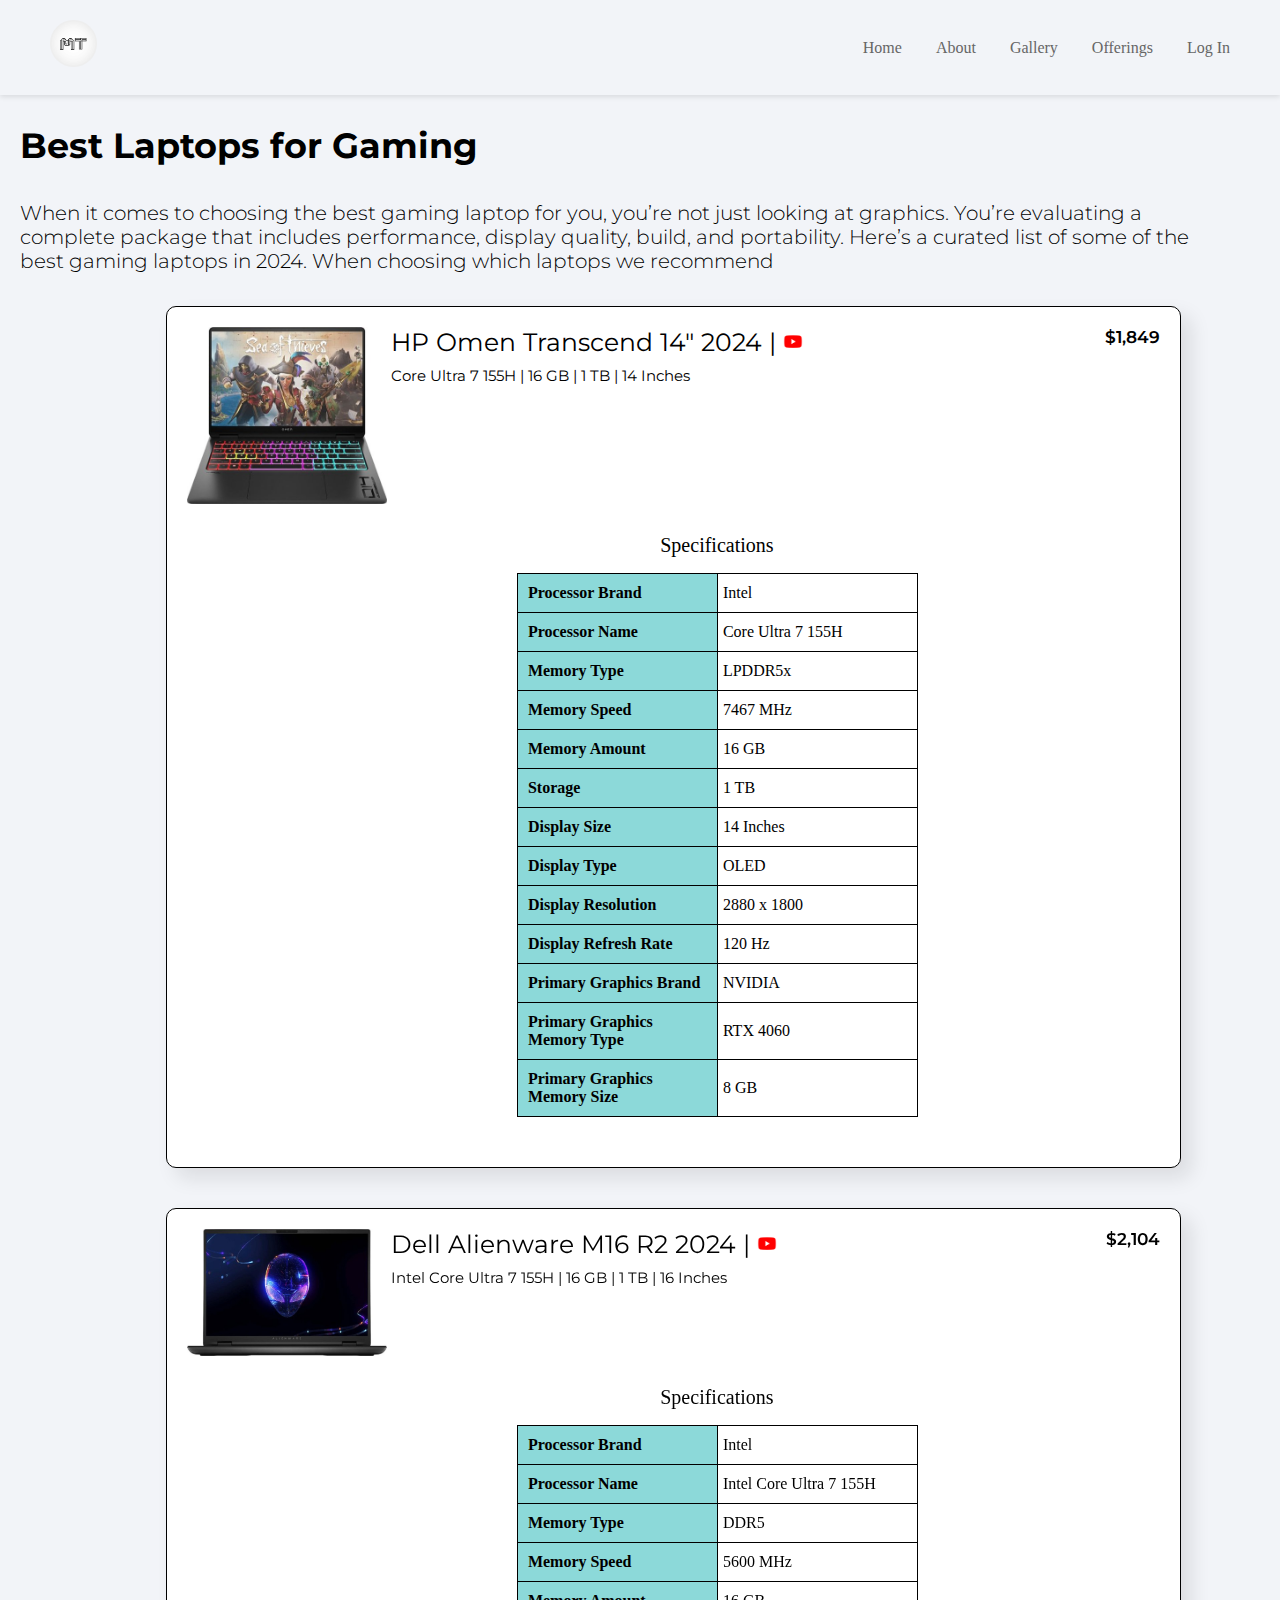
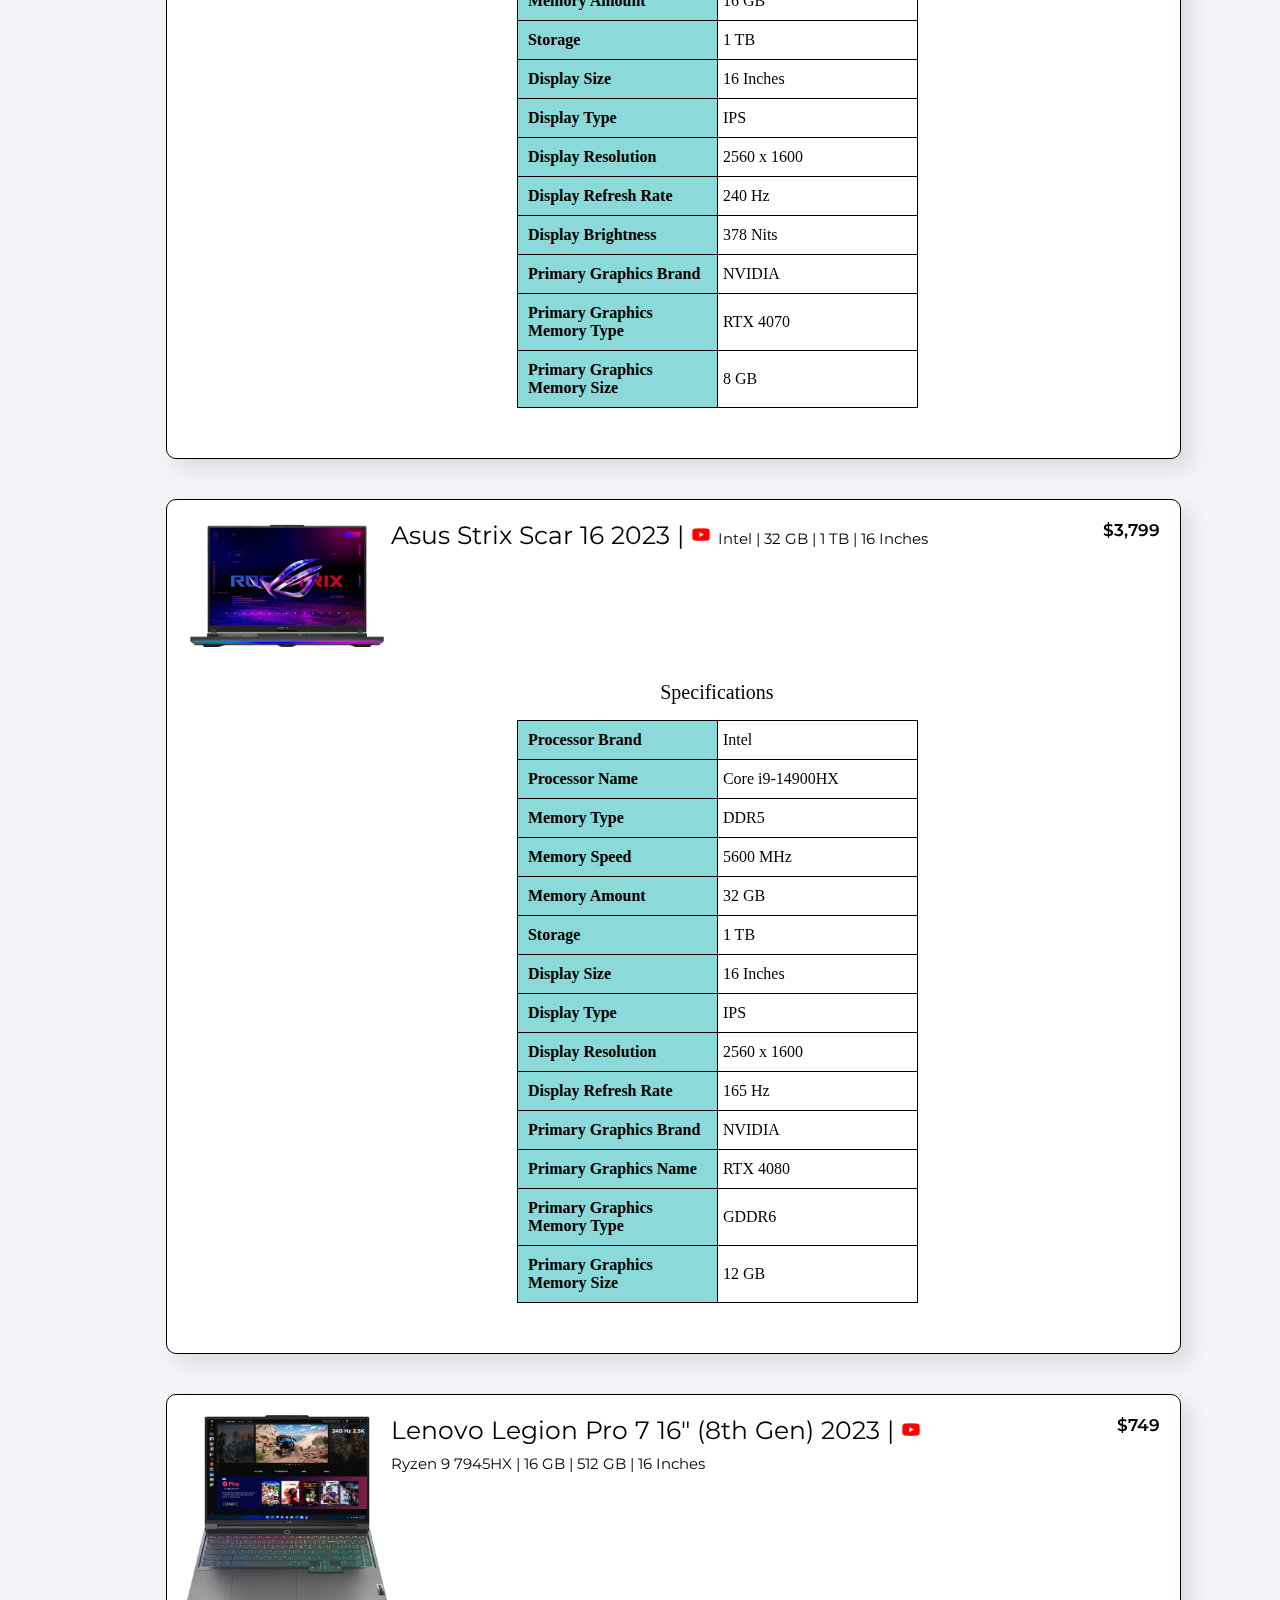
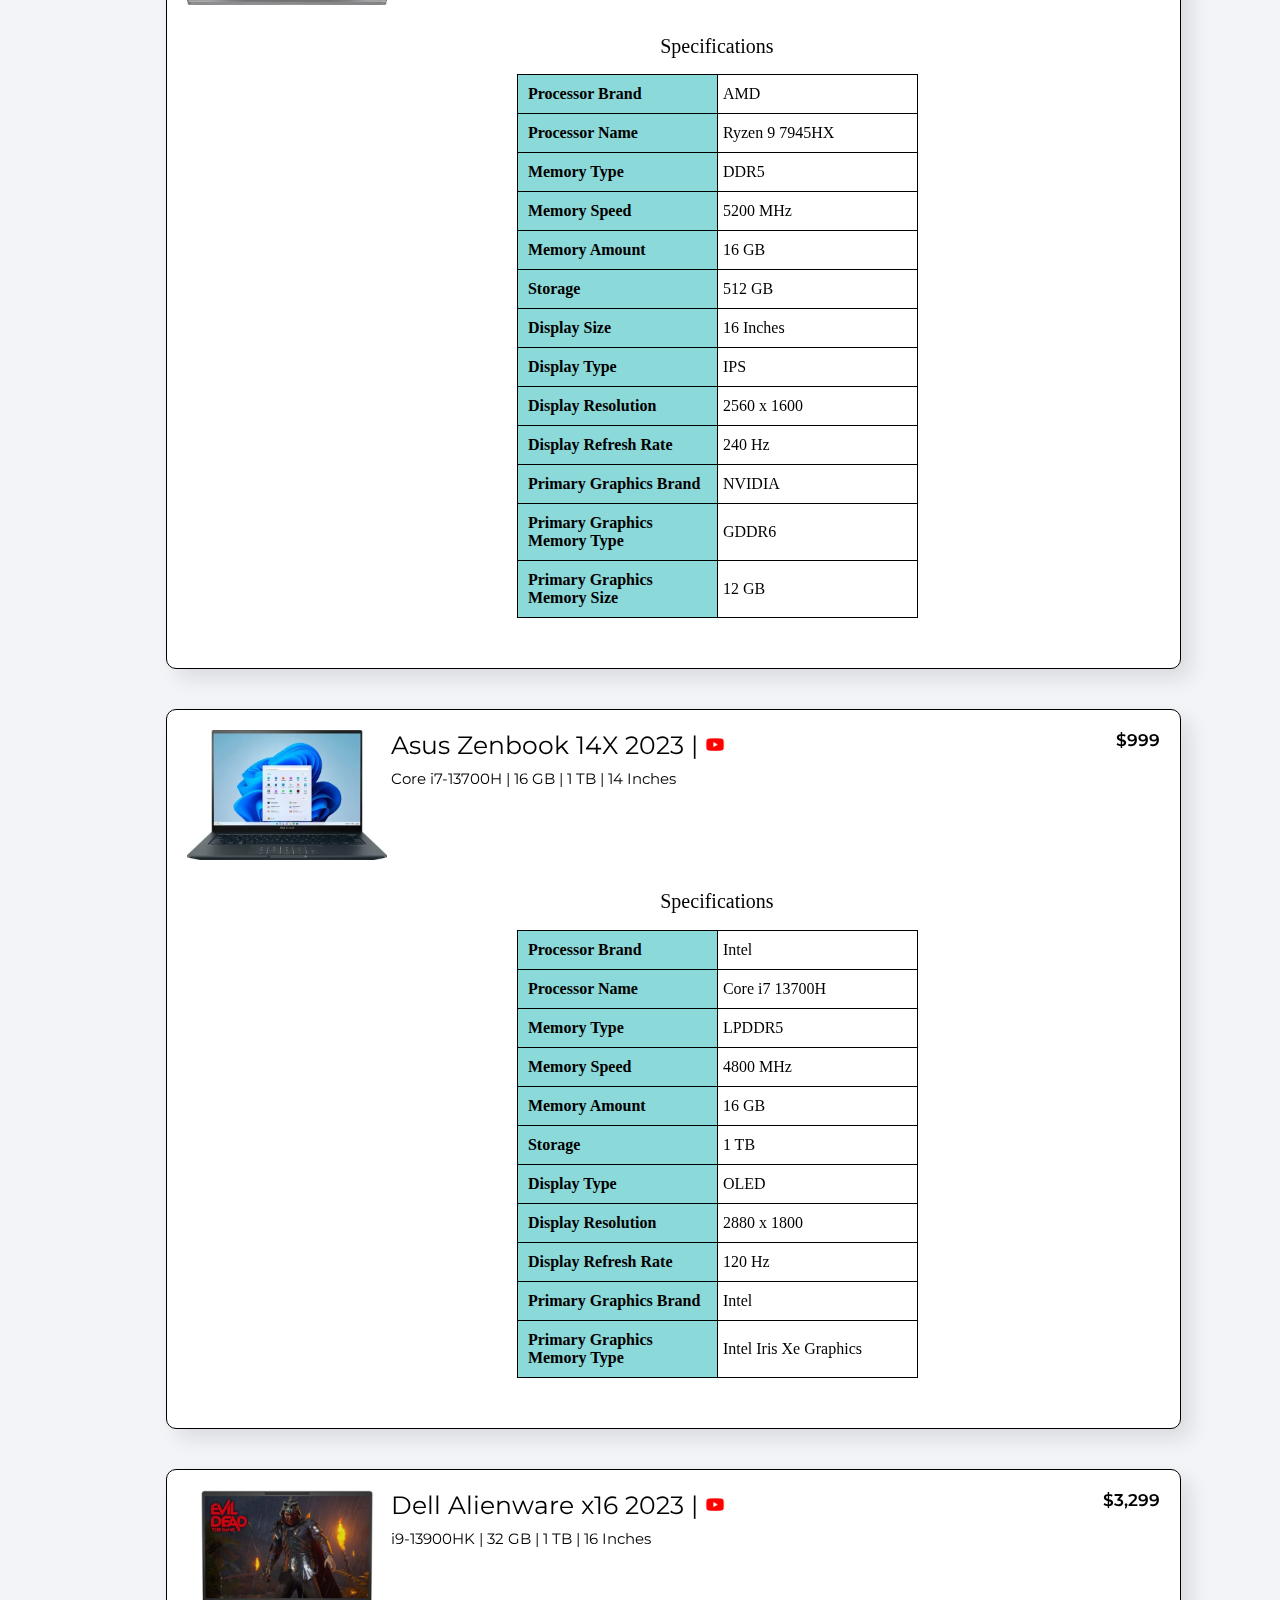
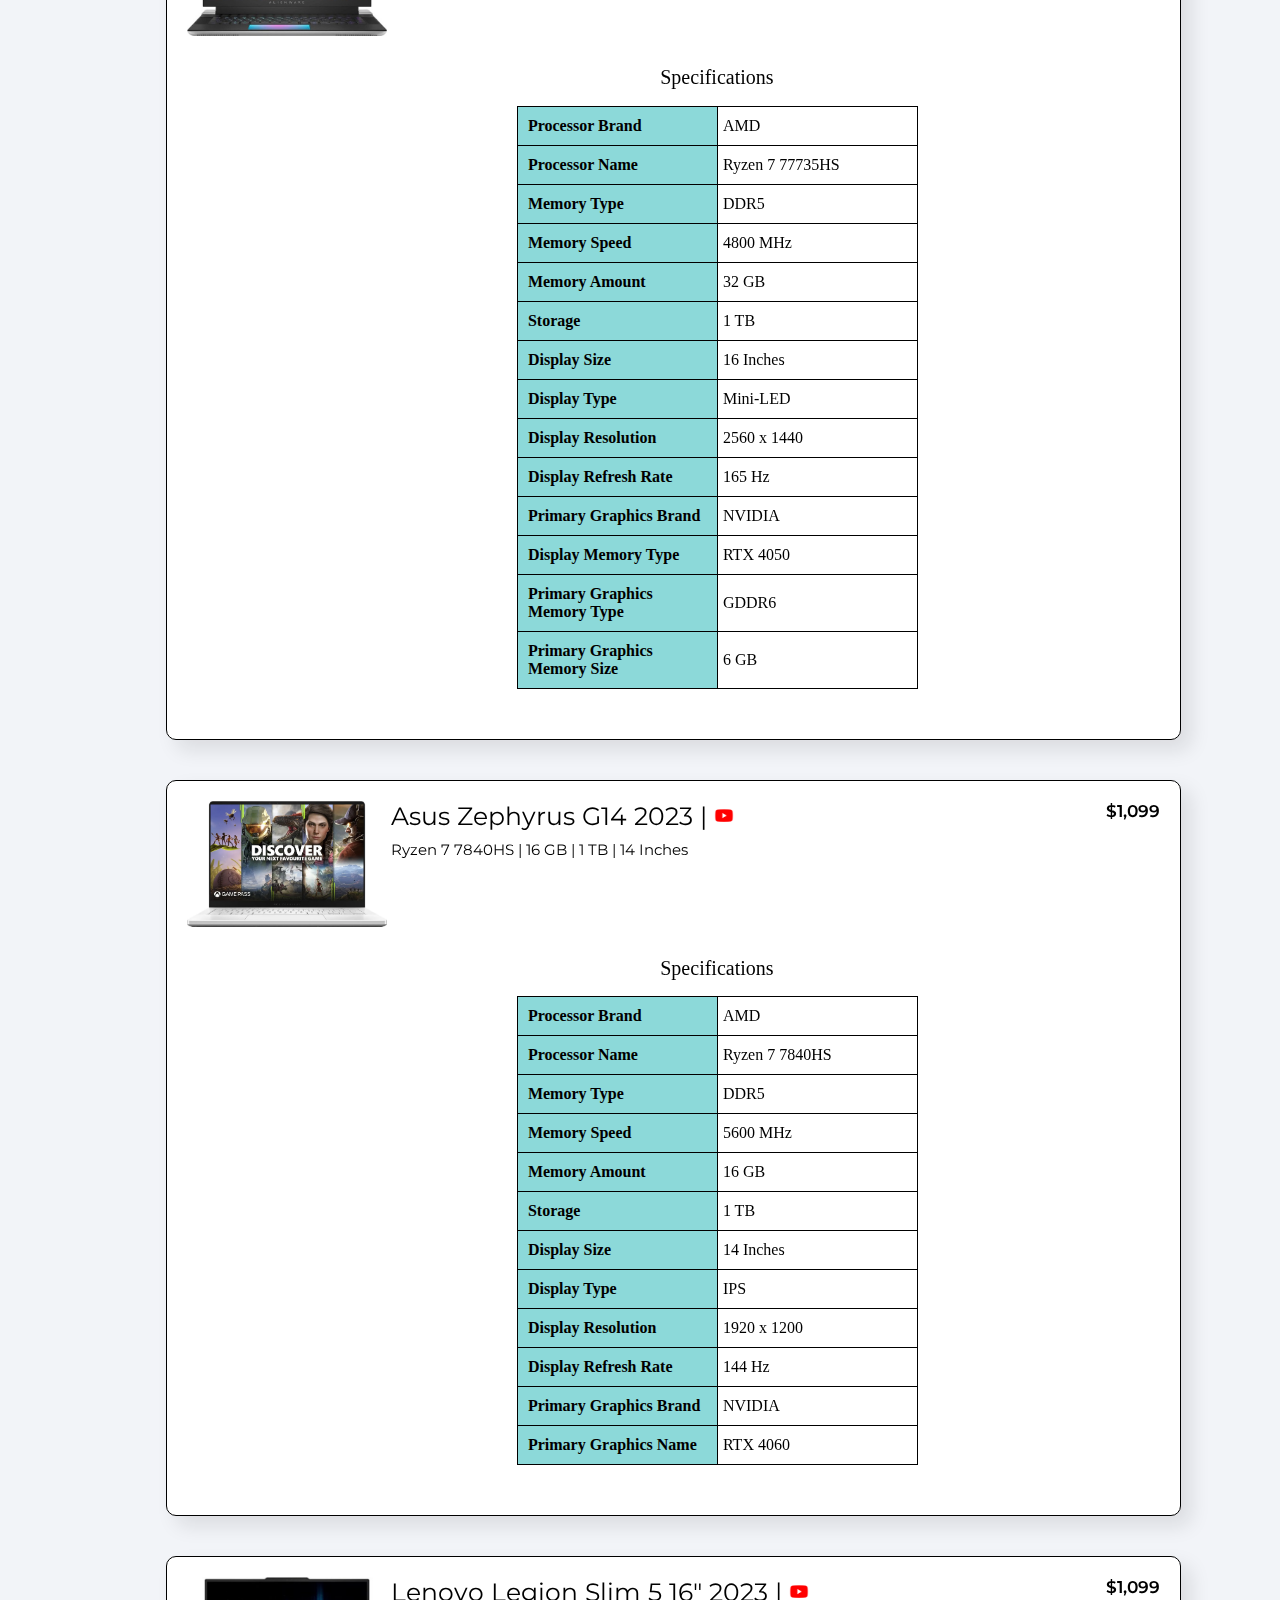
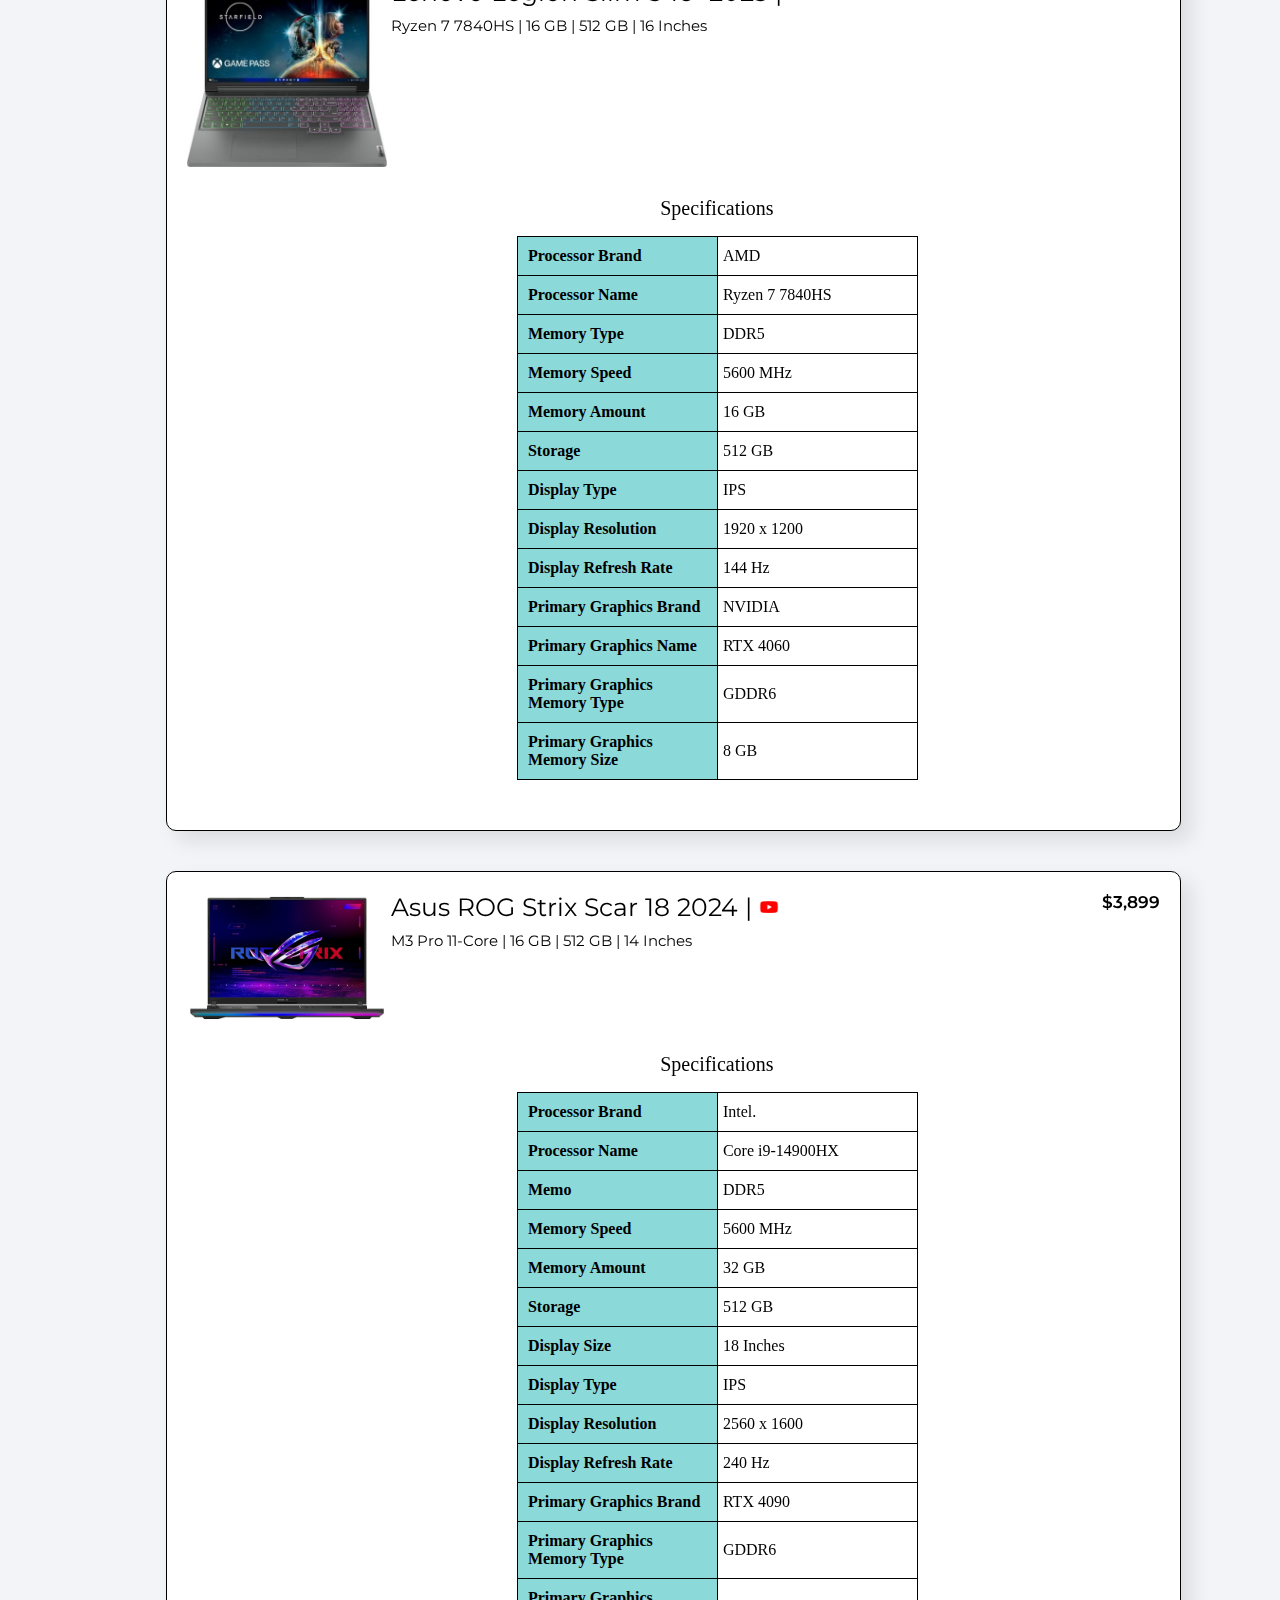
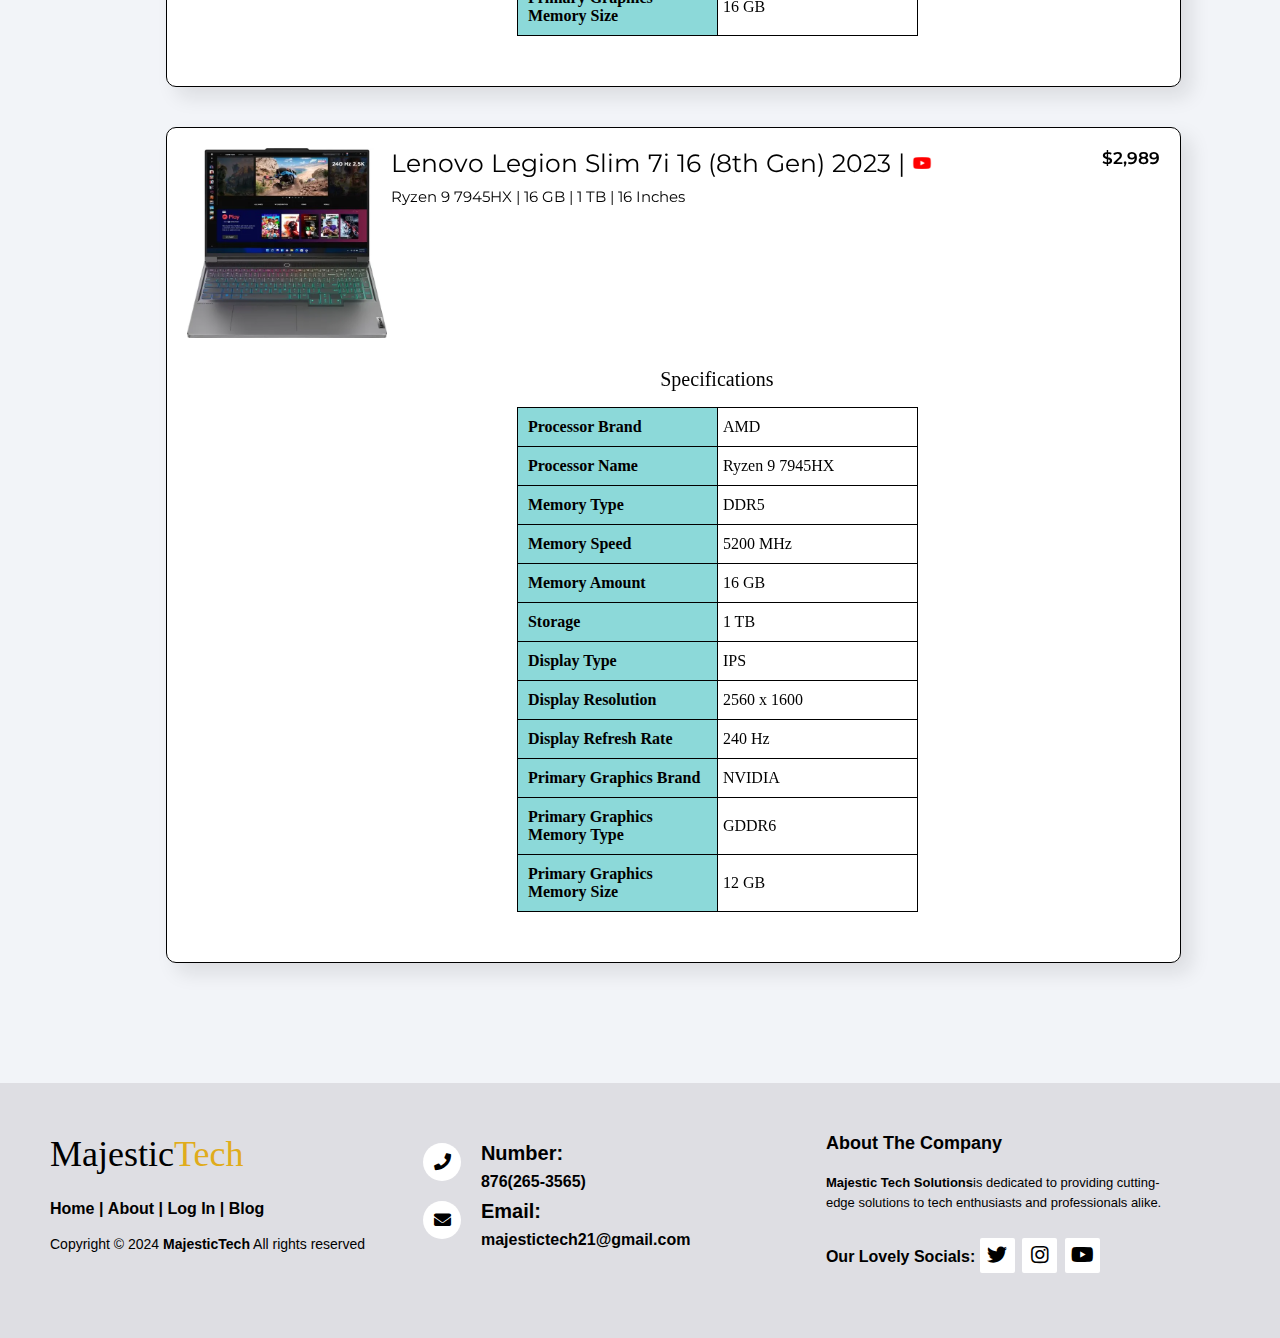
<file: Laptops-for-Gaming.html>
<!DOCTYPE html>
<html lang="en">
<head>
    <meta charset="UTF-8">
    <meta name="viewport" content="width=device-width, initial-scale=1.0">
    <link rel="stylesheet" href="CSS-Files/Content-Pages.css">
    <title>Best Laptops for Gaming</title>
    <!-- Roboto Google Font Link -->
    <link rel="preconnect" href="https://fonts.googleapis.com">
    <link rel="preconnect" href="https://fonts.gstatic.com" crossorigin>
    <link href="https://fonts.googleapis.com/css2?family=Noto+Sans:ital,wght@0,100..900;1,100..900&family=Roboto:ital,wght@0,100;0,300;0,400;0,500;0,700;0,900;1,100;1,300;1,400;1,500;1,700;1,900&display=swap" rel="stylesheet">
    <!-- Montserrat Google Font Link -->
    <link rel="preconnect" href="https://fonts.googleapis.com">
    <link rel="preconnect" href="https://fonts.gstatic.com" crossorigin>
    <link href="https://fonts.googleapis.com/css2?family=Montserrat:ital,wght@0,100..900;1,100..900&family=Noto+Sans:ital,wght@0,100..900;1,100..900&family=Noto+Serif:ital,wght@0,100..900;1,100..900&family=Roboto:ital,wght@0,100;0,300;0,400;0,500;0,700;0,900;1,100;1,300;1,400;1,500;1,700;1,900&display=swap" rel="stylesheet">
    <!-- Footer icons Link -->
    <link rel="stylesheet" href="https://cdnjs.cloudflare.com/ajax/libs/font-awesome/5.15.4/css/all.min.css">
    <link href='https://unpkg.com/boxicons@2.1.4/css/boxicons.min.css' rel='stylesheet'>
    <!-- Tab Icon -->
    <link rel="shortcut icon" type="x-icon" href="Project-Media/Images/Majestic-tech-rounded.png" id="icon">
</head>
    <body>
        <!--Header Section-->
        <header class="Header">
            <!--Logo Section of The Navigation Bar-->
            <a href="index.html" class="Logo">
                <img src="Project-Media/Images/Majestic-Tech.png" class="LOGO-img" alt="LOGO">
            </a>
            <!--Navigation Links-->
            <nav class="navbar">
                <a href="index.html">Home</a>
                <a href="About-Us.html">About</a>
                <a href="Gallery.html">Gallery</a>
                <a href="offering.html">Offerings</a>
                <a href="log-in.html">Log In</a>
            </nav>
        </header>

        <!--Main Content Section-->
        <main>
            <span class="title-text">
                <h2 class="title-head-text">
                    Best Laptops for Gaming
                </h2>
                <h5 class="title-sub-text">
                    When it comes to choosing the best gaming laptop for you, you’re not just looking at graphics. You’re evaluating a complete package that includes performance, display quality, build, and portability. Here’s a curated list of some of the best gaming laptops in 2024. When choosing which laptops we recommend
                </h5>
            </span>
            <!-- HP Omen Transcend 14 2024 -->
            <div class="display-information">
                
                <div class="laptops">
                    <a href="https://www.bhphotovideo.com/c/product/1762580-REG/lenovo_83c00004us_16_slim_pro_9.html" title="lenovo_16_slim_pro_9_1762580">
                        <img src="Project-Media/Images/HP Omen Transcend 14 2024-new.jpg" alt="HP Omen Transcend 14 2024" class="lap">
                    </a>
                </div> 
                
                <div class="laptop-name">
                    HP Omen Transcend 14" 2024 |
                    <a href="https://youtu.be/XcCAajc5PHw?si=U2q6ulw0ro0d_yxT" target="_blank">
                        <img src="Project-Media/Images/Youtube-icon.png" alt="Watch Review" class="youtube-icon"> 
                    </a>
                    
                    <div class="laptop-info">
                        <span class = "specs">
                            Core Ultra 7 155H  |  16 GB  |  1 TB  |  14 Inches
                        </span>
                    </div>
                    
                </div>

                <div class="laptop-prices">
                    <a href="https://www.bhphotovideo.com/c/product/1762580-REG/lenovo_83c00004us_16_slim_pro_9.html" title="HP Omen Transcend 14 2024">
                        <span>
                            $1,849
                        </span>
                    </a>
                </div>

                <div class="Specifications">
                    <div class="table">
                        <h2 class="Spec-Title">Specifications</h2>
                        <table>
                            <tr>
                        <th>Processor Brand</th>
                        <td>Intel</td>
                            </tr>
                        
                            <tr>
                        <th>Processor Name</th>
                        <td>Core Ultra 7 155H</td>
                            </tr>
                        
                            <tr>
                        <th>Memory Type</th>
                        <td>LPDDR5x</td>
                            </tr>

                            <tr>
                                <th>Memory Speed</th>
                                <td>7467 MHz</td>
                            </tr>
                            
                            <tr>
                                <th>Memory Amount</th>
                                <td>16 GB</td>
                            </tr>
                            
                            <tr>
                                <th>Storage</th>
                                <td>1 TB</td>
                            </tr>

                            <tr>
                                <th>Display Size</th>
                                <td>14 Inches</td>
                            </tr>
                            
                            <tr>
                                <th>Display Type</th>
                                <td>OLED</td>
                            </tr>
                            
                            <tr>
                                <th>Display Resolution</th>
                                <td>2880 x 1800</td>
                            </tr>

                            <tr>
                                <th>Display Refresh Rate</th>
                                <td>120 Hz</td>
                            </tr>

                            <tr>
                                <th>Primary Graphics Brand</th>
                                <td>NVIDIA</td>
                            </tr>

                            <tr>
                                <th>Primary Graphics Memory Type</th>
                                <td>RTX 4060</td>
                            </tr>

                            <tr>
                                <th>Primary Graphics Memory Size</th>
                                <td>8 GB</td>
                            </tr>
                        </table>
                    </div>
                </div>
            </div>
            <!-- Dell Alienware M16 R2 2024 -->
            <div class="display-information">
                
                <div class="laptops">
                    <a href="https://www.lenovo.com/us/en/p/laptops/yoga/yoga-pro-series/yoga-pro-9i-gen-9-(16-inch-intel)/len101y0039?orgRef=https%253A%252F%252Fwww.justjosh.tech%252F&clickid=27aX-vSptxyPRgVRX3WT22L0UkHR7ZTdUSb3yo0&irgwc=1&PID=2434544&acid=ww%3Aaffiliate%3Abv0as6&cid=us%3Aaffiliate%3Acxsaam" title="Dell Alienware M16 R2 2024">
                        <img class="lap" id="Lenovo-Yoga-Pro-9i-16-9th-Gen" src="Project-Media/Images/Dell Alienware M16 R2 2024.jpg" alt="Dell Alienware M16 R2 2024">
                    </a>
                </div> 
                
                <div class="laptop-name">
                    Dell Alienware M16 R2 2024 |
                    <a href="https://youtu.be/S1ERgb2yzso?si=mhJSp6feyhXlKcBR" target="_blank">
                        <img src="Project-Media/Images/Youtube-icon.png" alt="Watch Review" class="youtube-icon"> 
                    </a>
                    
                    <div class="laptop-info">
                        <span class="specs">
                            Intel Core Ultra 7 155H | 16 GB | 1 TB | 16 Inches
                        </span>
                    </div>
                    
                </div>

                <div class="laptop-prices">
                    <a href="https://www.lenovo.com/us/en/p/laptops/yoga/yoga-pro-series/yoga-pro-9i-gen-9-(16-inch-intel)/len101y0039?orgRef=https%253A%252F%252Fwww.justjosh.tech%252F&clickid=27aX-vSptxyPRgVRX3WT22L0UkHR7ZTdUSb3yo0&irgwc=1&PID=2434544&acid=ww%3Aaffiliate%3Abv0as6&cid=us%3Aaffiliate%3Acxsaam" title="Dell Alienware M16 R2 2024">
                        <span>
                            $2,104
                        </span>
                    </a>
                </div>

                <div class="Specifications">
                    <div class="table">
                        <h2 class="Spec-Title">Specifications</h2>
                         <table>
                            <tr>
                                <th>Processor Brand</th>
                                <td>Intel</td>
                            </tr>
                        
                            <tr>
                                <th>Processor Name</th>
                                <td>Intel Core Ultra 7 155H</td>
                            </tr>
                        
                            <tr>
                                <th>Memory Type</th>
                                <td>DDR5</td>
                            </tr>

                            <tr>
                                <th>Memory Speed</th>
                                <td>5600 MHz</td>
                            </tr>
                            
                            <tr>
                                <th>Memory Amount</th>
                                <td>16 GB</td>
                            </tr>
                            
                            <tr>
                                <th>Storage</th>
                                <td>1 TB</td>
                            </tr>
                            
                            <tr>
                                <th>Display Size</th>
                                <td>16 Inches</td>
                            </tr>
                            
                            <tr>
                                <th>Display Type</th>
                                <td>IPS</td>
                            </tr>
                            
                            <tr>
                                <th>Display Resolution</th>
                                <td>2560 x 1600</td>
                            </tr>

                            <tr>
                                <th>Display Refresh Rate</th>
                                <td>240 Hz</td>
                            </tr>
                            
                            <tr>
                                <th>Display Brightness</th>
                                <td>378 Nits</td>
                            </tr>

                            <tr>
                                <th>Primary Graphics Brand</th>
                                <td>NVIDIA</td>
                            </tr>

                            <tr>
                                <th>Primary Graphics Memory Type</th>
                                <td>RTX 4070</td>
                            </tr>

                            <tr>
                                <th>Primary Graphics Memory Size</th>
                                <td>8 GB</td>
                            </tr>
                        </table>
                    </div>
                </div>
            </div>
            <!-- Asus Strix Scar 16 2023 -->
            <div class="display-information">
                
                <div class="laptops">
                    <a href="https://www.bestbuy.com/site/apple-macbook-pro-16-laptop-m3-max-chip-48gb-memory-40-core-gpu-1tb-ssd-latest-model-space-black/6534612.p?skuId=6534612&irclickid=wfA1gCSuoxyPTmYwFiwdsUZ1UkHR75Q1USb3yo0&irgwc=1&ref=198&loc=Joshua%20Van%20Aalst&acampID=0&mpid=2434544&affgroup=%22Influencers%22&intl=nosplash" title="lenovo_16_slim_pro_9_1762580">
                        <img class="lap" src="Project-Media/Images/Asus ROG Strix Scar 18 2024.webp" alt="Asus Strix Scar 16 2023">

                </div> 
                
                <div class="laptop-name">
                    Asus Strix Scar 16 2023 |
                    <a href="https://youtu.be/4P2JxbYLvA4?si=Pd-7jnIQao4GYmWn" target="_blank">
                        <img src="Project-Media/Images/Youtube-icon.png" alt="#" class="youtube-icon"> 
                    </a>
                    
                    <div class="laptop-info">
                        <span class="specs">
                            Intel | 32 GB | 1 TB | 16 Inches
                        </span>
                    </div>
                    
                </div>

                <div class="laptop-prices">
                    <a href="https://www.bestbuy.com/site/apple-macbook-pro-16-laptop-m3-max-chip-48gb-memory-40-core-gpu-1tb-ssd-latest-model-space-black/6534612.p?skuId=6534612&irclickid=wfA1gCSuoxyPTmYwFiwdsUZ1UkHR75Q1USb3yo0&irgwc=1&ref=198&loc=Joshua%20Van%20Aalst&acampID=0&mpid=2434544&affgroup=%22Influencers%22&intl=nosplash">
                        <span>
                            $3,799
                        </span>
                    </a>
                </div>

                <div class="Specifications">
                    <div class="table">
                        <h2 class="Spec-Title">Specifications</h2>
                        <table>
                            <tr>
                                <th>Processor Brand</th>
                                <td>Intel</td>
                            </tr>
                        
                            <tr>
                                <th>Processor Name</th>
                                <td>Core i9-14900HX</td>
                            </tr>
                        
                            <tr>
                                <th>Memory Type</th>
                                <td>DDR5</td>
                            </tr>

                            <tr>
                                <th>Memory Speed</th>
                                <td>5600 MHz</td>
                            </tr>
                            
                            <tr>
                                <th>Memory Amount</th>
                                <td>32 GB</td>
                            </tr>
                            
                            <tr>
                                <th>Storage</th>
                                <td>1 TB</td>
                            </tr>
                            
                            <tr>
                                <th>Display Size</th>
                                <td>16 Inches</td>
                            </tr>
                            
                            <tr>
                                <th>Display Type</th>
                                <td>IPS</td>
                            </tr>
                            
                            <tr>
                                <th>Display Resolution</th>
                                <td>2560 x 1600</td>
                            </tr>

                            <tr>
                                <th>Display Refresh Rate</th>
                                <td>165 Hz</td>
                            </tr>

                            <tr>
                                <th>Primary Graphics Brand</th>
                                <td>NVIDIA</td>
                            </tr>

                            <tr>
                                <th>Primary Graphics Name</th>
                                <td>RTX 4080</td>
                            </tr>

                            <tr>
                                <th>Primary Graphics Memory Type</th>
                                <td>GDDR6</td>
                            </tr>

                            <tr>
                                <th>Primary Graphics Memory Size</th>
                                <td>12 GB</td>
                            </tr>
                        </table> 
                    </div>
                </div>
            </div>
            <!-- Lenovo Legion Pro 7 16" (8th Gen) 2023 -->
            <div class="display-information">
                
                <div class="laptops">
                    <a href="https://www.hp.com/us-en/shop/pdp/hp-pavilion-plus-laptop-14z-ey000-14-7y8v4av-1?source=aw&subacctid=762031&subacctname=Joshua+van+Aalst&adcampaigngroup=80835&jumpid=af_gen_nc_ns&utm_medium=af&utm_source=aw&utm_campaign=Joshua+van+Aalst&campaignID=&utm_content=762031_Joshua+van+Aalst_&awc=7168_1712910415_3ea22aa95e9c967b1c5d4e3b06a71d69&sv_campaign_id=762031&sv_tax1=affiliate&sv_tax2=80835&sv_tax3=Joshua+van+Aalst&sv_tax4=&sv_affiliate_id=762031" title="Lenovo Legion Pro 7 16 (8th Gen) 2023">
                        <img class="lap" src="Project-Media/Images/Lenovo Legion Slim 7i 16 (8th Gen) 2023.webp" alt="Lenovo Legion Pro 7 16 (8th Gen) 2023">
                    </a>
                </div> 
                
                <div class="laptop-name">
                    Lenovo Legion Pro 7 16" (8th Gen) 2023 | 
                    <a href="https://youtu.be/1XvizVI1sbA?si=vyIxVH5_b2Wm_oET" target="_blank">
                        <img src="Project-Media/Images/Youtube-icon.png" alt="Watch Review" class="youtube-icon"> 
                    </a> <br>
                    
                    <div class="laptop-info">
                        <span class="specs">
                            Ryzen 9 7945HX  |  16 GB  |  512 GB  |  16 Inches
                        </span>
                    </div>
                    
                </div>

                <div class="laptop-prices">
                    <a href="https://www.hp.com/us-en/shop/pdp/hp-pavilion-plus-laptop-14z-ey000-14-7y8v4av-1?source=aw&subacctid=762031&subacctname=Joshua+van+Aalst&adcampaigngroup=80835&jumpid=af_gen_nc_ns&utm_medium=af&utm_source=aw&utm_campaign=Joshua+van+Aalst&campaignID=&utm_content=762031_Joshua+van+Aalst_&awc=7168_1712910415_3ea22aa95e9c967b1c5d4e3b06a71d69&sv_campaign_id=762031&sv_tax1=affiliate&sv_tax2=80835&sv_tax3=Joshua+van+Aalst&sv_tax4=&sv_affiliate_id=762031" title="Lenovo Legion Pro 7 16 (8th Gen) 2023">
                        <span>
                            $749
                        </span>
                    </a>
                </div>

                <div class="Specifications">
                    <div class="table">
                        <h2 class="Spec-Title">Specifications</h2>
                        <table>
                            <tr>
                                <th>Processor Brand</th>
                                <td>AMD</td>
                            </tr>
                        
                            <tr>
                                <th>Processor Name</th>
                                <td>Ryzen 9 7945HX</td>
                            </tr>
                        
                            <tr>
                                <th>Memory Type</th>
                                <td>DDR5</td>
                            </tr>

                            <tr>
                                <th>Memory Speed</th>
                                <td>5200 MHz</td>
                            </tr>
                            
                            <tr>
                                <th>Memory Amount</th>
                                <td>16 GB</td>
                            </tr>
                            
                            <tr>
                                <th>Storage</th>
                                <td>512 GB</td>
                            </tr>
                            
                            <tr>
                                <th>Display Size</th>
                                <td>16 Inches</td>
                            </tr>
                            
                            <tr>
                                <th>Display Type</th>
                                <td>IPS</td>
                            </tr>
                            
                            <tr>
                                <th>Display Resolution</th>
                                <td>2560 x 1600</td>
                            </tr>

                            <tr>
                                <th>Display Refresh Rate</th>
                                <td>240 Hz</td>
                            </tr>

                            <tr>
                                <th>Primary Graphics Brand</th>
                                <td>NVIDIA</td>
                            </tr>

                            <tr>
                                <th>Primary Graphics Memory Type</th>
                                <td>GDDR6</td>
                            </tr>

                            <tr>
                                <th>Primary Graphics Memory Size</th>
                                <td>12 GB</td>
                            </tr>
                        </table>
                    </div>
                </div>
            </div>
            <!-- Asus Zenbook 14X 2023 -->
            <div class="display-information">
                
                <div class="laptops">
                    <a href="https://www.bestbuy.com/site/asus-zenbook-14x-14-5-2-8k-oled-touch-laptop-intel-evo-platform-i7-13700h-16gb-memory-512gb-ssd-inkwell-gray/6543526.p?skuId=6543526&irclickid=wfA1gCSuoxyPTmYwFiwdsUZ1UkHWkVUJUSb3yo0&irgwc=1&ref=198&loc=Joshua%20Van%20Aalst&acampID=0&mpid=2434544&affgroup=%22Influencers%22" title="Asus Zenbook 14X 2023">
                        <img src="Project-Media/Images/Asus Zenbook_14X 2023.webp" alt="Asus Zenbook 14X 2023" class="lap">
                    </a>
                </div> 
                
                <div class="laptop-name">
                    Asus Zenbook 14X 2023 |
                    <a href="https://youtu.be/6ZJFciRzxBI?si=2XjBCEtJfOTsXKXb" target="_blank">
                        <img src="Project-Media/Images/Youtube-icon.png" alt="Watch Review" class="youtube-icon"> 
                        </a>

                        <div class="laptop-info">
                            <span class="specs">
                                Core i7-13700H  |  16 GB  |  1 TB  |  14 Inches
                            </span>
                        </div>
                        
                    </div>

                <div class="laptop-prices">
                    <a href="https://www.bestbuy.com/site/asus-zenbook-14x-14-5-2-8k-oled-touch-laptop-intel-evo-platform-i7-13700h-16gb-memory-512gb-ssd-inkwell-gray/6543526.p?skuId=6543526&irclickid=wfA1gCSuoxyPTmYwFiwdsUZ1UkHWkVUJUSb3yo0&irgwc=1&ref=198&loc=Joshua%20Van%20Aalst&acampID=0&mpid=2434544&affgroup=%22Influencers%22" title="Lenovo Legion Pro 7 16 (8th Gen) 2023">
                        <span>
                            $999
                        </span>
                    </a>
                </div>

                <div class="Specifications">
                    <div class="table">
                        <h2 class="Spec-Title">Specifications</h2>
                        <table>
                            <tr>
                                <th>Processor Brand</th>
                                <td>Intel</td>
                            </tr>
                        
                                <th>Processor Name</th>
                                <td>Core i7 13700H</td>
                            </tr>
                            
                            <tr>
                                <th>Memory Type</th>
                                <td>LPDDR5</td>
                            </tr>

                            <tr>
                                <th>Memory Speed</th>
                                <td>4800 MHz</td>
                            </tr>
                            
                            <tr>
                                <th>Memory Amount</th>
                                <td>16 GB</td>
                            </tr>
                            
                            <tr>
                                <th>Storage</th>
                                <td>1 TB</td>
                            </tr>
                            
                            <tr>
                                <th>Display Type</th>
                                <td>OLED</td>
                            </tr>
                            
                            <tr>
                                <th>Display Resolution</th>
                                <td>2880 x 1800</td>

                            <tr>
                                <th>Display Refresh Rate</th>
                                <td>120 Hz</td>
                            </tr>

                            <tr>
                                <th>Primary Graphics Brand</th>
                                <td>Intel</td>
                            </tr>

                            <tr>
                                <th>Primary Graphics Memory Type</th>
                                <td>Intel Iris Xe Graphics</td>
                            </tr>
                        </table>
                    </div>
                </div>
            </div>
            <!--  Dell Alienware x16 2023 -->
            <div class="display-information">
                
                <div class="laptops">
                    <a href="https://www.bestbuy.com/site/hp-spectre-2-in-1-14-2-8k-oled-touch-screen-laptop-intel-core-ultra-7-intel-evo-edition-16gb-memory-1tb-ssd-nightfall-black/6568347.p?skuId=6568347&irclickid=wfA1gCSuoxyPTmYwFiwdsUZ1UkHWkg3NUSb3yo0&irgwc=1&ref=198&loc=Joshua%20Van%20Aalst&acampID=0&mpid=2434544&affgroup=%22Influencers%22" title="Dell Alienware x16 2023">
                        <img class="lap" src="Project-Media/Images/Dell Alienware x16 2023.jpg" alt="Dell Alienware x16 2023">
                    </a>
                </div> 
                
                <div class="laptop-name">
                    Dell Alienware x16 2023 |
                    <a href="https://youtu.be/Xw1HKpK2hUA?si=ojKtdvfkD1rwedl1" target="_blank">
                        <img src="Project-Media/Images/Youtube-icon.png" alt="Watch Review" class="youtube-icon"> 
                    </a> <br>
                    
                    <div class="laptop-info">
                        <span class="specs">
                            i9-13900HK  |  32 GB  |  1 TB  |  16 Inches
                        </span>
                    </div>
                    
                </div>

                <div class="laptop-prices">
                    <a href="https://www.bestbuy.com/site/hp-spectre-2-in-1-14-2-8k-oled-touch-screen-laptop-intel-core-ultra-7-intel-evo-edition-16gb-memory-1tb-ssd-nightfall-black/6568347.p?skuId=6568347&irclickid=wfA1gCSuoxyPTmYwFiwdsUZ1UkHWkg3NUSb3yo0&irgwc=1&ref=198&loc=Joshua%20Van%20Aalst&acampID=0&mpid=2434544&affgroup=%22Influencers%22" title="Dell Alienware x16 2023">
                        <span>
                            $3,299
                        </span>
                    </a>
                </div>

                <div class="Specifications">
                    <div class="table">
                        <h2 class="Spec-Title">Specifications</h2>
                        <table>
                            <tr>
                                <th>Processor Brand</th>
                                <td>AMD</td>
                            </tr>
                        
                            <tr>
                                <th>Processor Name</th>
                                <td>Ryzen 7 77735HS</td>
                            </tr>
                        
                            <tr>
                                <th>Memory Type</th>
                                <td>DDR5</td>
                            </tr>

                            <tr>
                                <th>Memory Speed</th>
                                <td> 4800 MHz</td>
                            </tr>
                            
                            <tr>
                                <th>Memory Amount</th>
                                <td>32 GB</td>
                            </tr>
                            
                            <tr>
                                <th>Storage</th>
                                <td>1 TB</td>
                            </tr>
                            
                            <tr>
                                <th>Display Size</th>
                                <td>16 Inches</td>
                            </tr>

                            <tr>
                                <th>Display Type</th>
                                <td>Mini-LED</td>
                            </tr>
                            
                            <tr>
                                <th>Display Resolution</th>
                                <td>2560 x 1440</td>
                            </tr>

                            <tr>
                                <th>Display Refresh Rate</th>
                                <td>165 Hz</td>
                            </tr>

                            <tr>
                                <th>Primary Graphics Brand</th>
                                <td>NVIDIA</td>
                            </tr>

                            <tr>
                                <th>Display Memory Type</th>
                                <td>RTX 4050</td>
                            </tr>

                            <tr>
                                <th>Primary Graphics Memory Type</th>
                                <td>GDDR6</td>
                            </tr>

                            <tr>
                                <th>Primary Graphics Memory Size</th>
                                <td>6 GB</td>
                            </tr>
                        </table>
                    </div>
                </div>
            </div>
            <!-- Asus Zephyrus G14 2023 -->
            <div class="display-information">
                
                <div class="laptops">
                    <a href="https://bestbuy.7tiv.net/LXGRxY" title="lenovo_16_slim_pro_9_17625">
                    <img src="Project-Media/Images/Asus Zephyrus G14 2024.webp" alt="Asus Zephyrus G14 2023" class="lap">
                    </a>
                </div> 
                
                <div class="laptop-name">
                    Asus Zephyrus G14 2023 |
                    <a href="https://youtu.be/8L1QXpz8Y_M?si=pmRcCrR3vhKY6hSS" target="_blank">
                    <img src= "Project-Media/Images/Youtube-icon.png" alt="Watch Review" class="youtube-icon"> 
                    </a>
                    
                    <div class="laptop-info">
                        <span class="specs">
                            Ryzen 7 7840HS  |  16 GB  |  1 TB  |  14 Inches
                        </span>
                    </div>
                    
                </div>

                <div class="laptop-prices">
                    <a href="https://bestbuy.7tiv.net/LXGRxY" title="Asus Zephyrus G14 2023">
                        <span>
                            $1,099
                        </span>
                    </a>
                </div>

                <div class="Specifications">
                    <div class="table">
                        <h2 class="Spec-Title">Specifications</h2>
                        <table>
                            <tr>
                                <th>Processor Brand</th>
                                <td>AMD</td>
                            </tr>
                        
                            <tr>
                                <th>Processor Name</th>
                                <td>Ryzen 7 7840HS</td>
                            </tr>
                        
                            <tr>
                                <th>Memory Type</th>
                                <td>DDR5</td>
                            </tr>

                            <tr>
                                <th>Memory Speed</th>
                                <td>5600 MHz</td>
                            </tr>
                            
                            <tr>
                                <th>Memory Amount</th>
                                <td>16 GB</td>
                            </tr>
                            
                            <tr>
                                <th>Storage</th>
                                <td>1 TB</td>
                            </tr>
                            
                            <tr>
                                <th>Display Size</th>
                                <td>14 Inches</td>
                            </tr>

                            <tr>
                                <th>Display Type</th>
                                <td>IPS</td>
                            </tr>
                            
                            <tr>
                                <th>Display Resolution</th>
                                <td>1920 x 1200</td>
                            </tr>

                            <tr>
                                <th>Display Refresh Rate</th>
                                <td>144 Hz</td>
                            </tr>

                            <tr>
                                <th>Primary Graphics Brand</th>
                                <td>NVIDIA</td>
                            </tr>
                            
                            <tr>
                                <th>Primary Graphics Name</th>
                                <td>RTX 4060</td>
                            </tr>
                        </table>
                    </div>
                </div>
            </div>
            <!-- Lenovo Legion Slim 5 16" 2023-->
            <div class="display-information">
                
                <div class="laptops">
                    <a href="https://bestbuy.7tiv.net/EKXgnP" title="lenovo_16_slim_pro_9_1762580">
                        <img src="Project-Media/Images/Lenovo Legion Slim 16 Gaming Laptop-gal.jpg" alt="Lenovo Legion Slim 5 16 2023" class="lap" >
                    </a>
                </div> 
                
                <div class="laptop-name">
                    Lenovo Legion Slim 5 16" 2023 |
                    <a href="https://youtu.be/nLXE7oucfr4?si=q6tgox70dN6yhg43" target="_blank">
                        <img src="Project-Media/Images/Youtube-icon.png" alt="Watch Review" class="youtube-icon"> 
                    </a>
                    
                    <div class="laptop-info">
                        <span class="specs">
                            Ryzen 7 7840HS |  16 GB  |  512 GB  |  16 Inches
                        </span>
                    </div>
                    
                </div>

                <div class="laptop-prices">
                    <a href="https://bestbuy.7tiv.net/EKXgnP" title="Lenovo Legion Slim 5 16 2023">
                        <span>
                            $1,099
                        </span>
                    </a>
                </div>

                <div class="Specifications">
                    <div class="table">
                        <h2 class="Spec-Title">Specifications</h2>
                        <table>
                            <tr>
                                <th>Processor Brand</th>
                                <td>AMD</td>
                            </tr>
                        
                            <tr>
                                <th>Processor Name</th>
                                <td>Ryzen 7 7840HS</td>
                            </tr>
                        
                            <tr>
                                <th>Memory Type</th>
                                <td>DDR5</td>
                            </tr>

                            <tr>
                                <th>Memory Speed</th>
                                <td>5600 MHz</td>
                            </tr>
                            
                            <tr>
                                <th>Memory Amount</th>
                                <td>16 GB</td>
                            </tr>
                            
                            <tr>
                                <th>Storage</th>
                                <td>512 GB</td>
                            </tr>
                            
                            <tr>
                                <th>Display Type</th>
                                <td>IPS</td>
                            </tr>
                            
                            <tr>
                                <th>Display Resolution</th>
                                <td>1920 x 1200</td>
                            </tr>

                            <tr>
                                <th>Display Refresh Rate</th>
                                <td>144 Hz</td>
                            </tr>

                            <tr>
                                <th>Primary Graphics Brand</th>
                                <td>NVIDIA</td>
                            </tr>
                            
                            <tr>
                                <th>Primary Graphics Name</th>
                                <td>RTX 4060</td>
                            </tr>

                            <tr>
                                <th>Primary Graphics Memory Type</th>
                                <td>GDDR6</td>
                            </tr>

                            <tr>
                                <th>Primary Graphics Memory Size</th>
                                <td>8 GB</td>
                            </tr>
                        </table>
                    </div>
                </div>
            </div>
            <!-- Asus ROG Strix Scar 18 2024 -->
            <div class="display-information">
                
                <div class="laptops">
                    <a href="https://howl.me/clesaNZUQMq" title="lenovo_16_slim_pro_9_1762580">
                    <img src="Project-Media/Images/Asus ROG Strix Scar 18 2024.webp" alt="Asus ROG Strix Scar 18 2024" class="lap">
                    </a>
                </div> 
                
                <div class="laptop-name">
                    Asus ROG Strix Scar 18 2024 |
                    <a href="https://youtu.be/nqSZXB-Jruo?si=cmWADm9UqPgJdR83" target="_blank">
                    <img src="Project-Media/Images/Youtube-icon.png" alt="Watch Review" class="youtube-icon"> 
                    </a>
                    
                    <div class="laptop-info">
                        <span class="specs">
                            M3 Pro 11-Core  |  16 GB  |  512 GB  |  14 Inches
                        </span>
                    </div>
                    
                </div>

                <div class="laptop-prices">
                    <a href="https://howl.me/clesaNZUQMq" title="Asus ROG Strix Scar 18 2024">
                        <span>
                            $3,899
                        </span>
                    </a>
                </div>

                <div class="Specifications">
                    <div class="table">
                        <h2 class="Spec-Title">Specifications</h2>
                        <table>
                            <th>Processor Brand</th>
                                <td>Intel.</td>
                            </tr>
                            
                            <th>Processor Name</th>
                                <td>Core i9-14900HX</td>
                            </tr>
                            
                            <th>Memo<td>DDR5</td>
                            </tr>

                            <tr>
                                <th>Memory Speed</th>
                                <td>5600 MHz</td>
                            </tr>
                            
                            <tr>
                                <th>Memory Amount</th>
                                <td>32 GB</td>
                            </tr>
                            
                            <tr>
                                <th>Storage</th>
                                <td>512 GB </td>
                            </tr>
                            

                            <tr>
                                <th>Display Size</th>
                                <td>18 Inches</td>
                            </tr>

                            <tr>
                                <th>Display Type</th>
                                <td>IPS</td>
                            </tr>
                            
                            <tr>
                                <th>Display Resolution</th>
                                <td>2560 x 1600</td>
                            </tr>

                            <tr>
                                <th>Display Refresh Rate</th>
                                <td>240 Hz</td>
                            </tr>

                            <tr>
                                <th>Primary Graphics Brand</th>
                                <td>RTX 4090</td>
                            </tr>

                            <tr>
                                <th>Primary Graphics Memory Type</th>
                                <td>GDDR6</td>
                            </tr>

                            <tr>
                                <th>Primary Graphics Memory Size</th>
                                <td>16 GB</td>
                            </tr>
                        </table> 
                    </div>
                </div>
            </div>
            <!-- Lenovo Legion Slim 7i 16 (8th Gen) 2023 -->
            <div class="display-information">
                
                <div class="laptops">
                    <a href="https://bestbuy.7tiv.net/anLWkY" title="lenovo_16_slim_pro_9_1762580">
                        <img src="Project-Media/Images/Lenovo Legion Slim 7i 16 (8th Gen) 2023.webp" alt="Lenovo Legion Slim 7i 16 (8th Gen) 2023" class="lap">
                    </a>
                </div> 
                
                <div class="laptop-name">
                    Lenovo Legion Slim 7i 16 (8th Gen) 2023 |
                    <a href="https://youtu.be/NnKeHR8s4Ro?si=ZaInQwSh031yVwkp" target="_blank">
                        <img src="Project-Media/Images/Youtube-icon.png" alt="Watch Review" class="youtube-icon"> 
                    </a>
                    
                    <div class="laptop-info">
                        <span class="specs">
                            Ryzen 9 7945HX  |  16 GB  |  1 TB  |  16 Inches
                        </span>
                    </div>
                    
                </div>

                <div class="laptop-prices">
                    <a href="https://bestbuy.7tiv.net/anLWkY" title="Lenovo Legion Slim 7i 16 (8th Gen) 2023">
                        <span>
                            $2,989
                        </span>
                    </a>
                </div>

                <div class="Specifications">
                    <div class="table">
                        <h2 class="Spec-Title">Specifications</h2>
                        <table>
                            <tr>
                                <th>Processor Brand</th>
                                <td>AMD</td>
                            </tr>
                        
                            <tr>
                                <th>Processor Name</th>
                                <td>Ryzen 9 7945HX</td>
                            </tr>
                        
                            <tr>
                                <th>Memory Type</th>
                                <td>DDR5</td>
                            </tr>

                            <tr>
                                <th>Memory Speed</th>
                                <td>5200 MHz</td>
                            </tr>
                            
                            <tr>
                                <th>Memory Amount</th>
                                <td>16 GB</td>
                            </tr>
                            
                            <tr>
                                <th>Storage</th>
                                <td> 1 TB</td>
                            </tr>
                            
                            <tr>
                                <th>Display Type</th>
                                <td>IPS</td>
                            </tr>
                            
                            <tr>
                                <th>Display Resolution</th>
                                <td>2560 x 1600</td>
                            </tr>

                            <tr>
                                <th>Display Refresh Rate</th>
                                <td>240 Hz</td>
                            </tr>

                            <tr>
                                <th>Primary Graphics Brand</th>
                                <td>NVIDIA</td>
                            </tr>

                            <tr>
                                <th>Primary Graphics Memory Type</th>
                                <td>GDDR6</td>
                            </tr>

                            <tr>
                                <th>Primary Graphics Memory Size</th>
                                <td>12 GB</td>
                            </tr>
                        </table>
                    </div>
                </div>
            </div>
        </main>

        <!--Footer-->
        <footer class="footer-distributed">

            <div class="footer-left">
                <h3>Majestic<span>Tech</span></h3>
    
                <p class="footer-links">
                    <a href="index.html">Home</a>
                    |
                    <a href="About-Us.html">About</a>
                    |
                    <a href="Registar.html">Log In</a>
                    |
                    <a href="offering.html">Blog</a>
                </p>
    
                <p class="footer-company-name">Copyright © 2024 <strong>MajesticTech</strong> All rights reserved</p>
            </div>
    
            <div class="footer-center">
                <!-- <div>
                    <i class="fa fa-map-marker"></i>
                    <p><span>Location:</span>
                        Jamaica</p>
                </div> -->
    
                <div>
                    <i class="fa fa-phone"></i>
                    <p><span>Number:</span>876(265-3565)</p>
                </div>
                <div>
                    <i class="fa fa-envelope"></i>
                    <p><a href="mailto:majestictech21@gmail.com"><span>Email:</span> majestictech21@gmail.com</a></p>

                </div>
            </div>
            <div class="footer-right">
                <p class="footer-company-about">
                    <span>About The Company</span>
                    
                    <strong>Majestic Tech Solutions</strong>is dedicated to providing cutting-edge solutions to tech enthusiasts and professionals alike.
                </p>
                <div class="footer-icons">
                    <span>Our Lovely Socials:</span>
                    
                    <a href="https://twitter.com/JustJoshLife"><i class="fab fa-twitter"></i></a>
                    <a href="https://www.instagram.com/tech_spot_ja"><i class="fab fa-instagram"></i></a>
                    <a href="https://www.youtube.com/@JustJoshTech"><i class="fab fa-youtube"></i></a>
                    

                </div>
                
        </footer>
    </body>
</html>
</file>
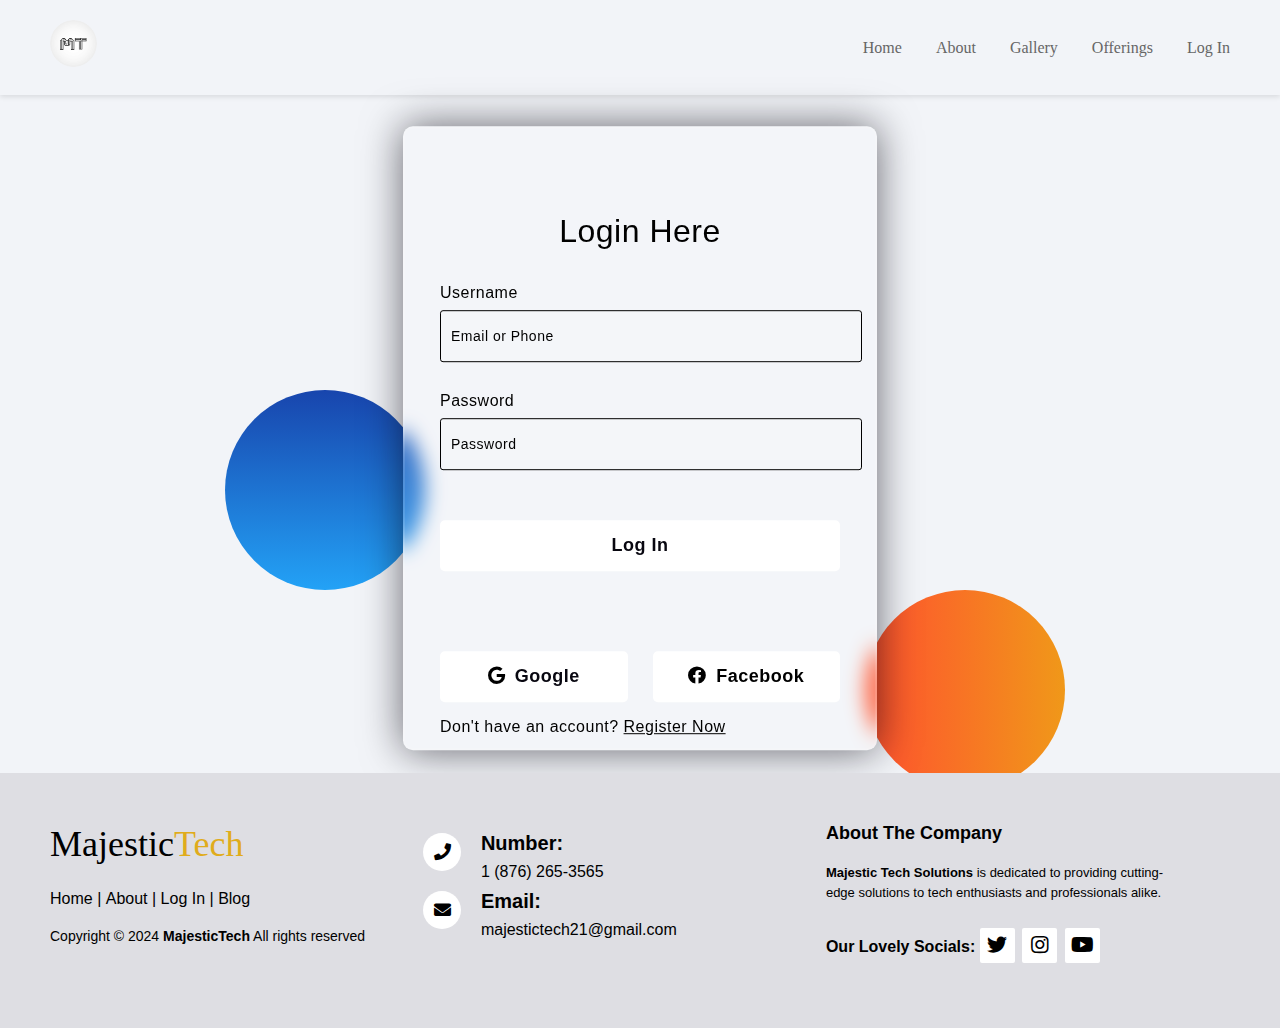
<file: log-in.html>
<!DOCTYPE html>
<html lang="en">
    <head>
        <meta charset="UTF-8">
        <meta name="viewport" content="width=device-width, initial-scale=1.0">
        <title>Log In</title>
        <link rel="stylesheet" href="CSS-Files/login.css">
        <!-- Roboto Google Font Link -->
        <link rel="preconnect" href="https://fonts.googleapis.com">
        <link rel="preconnect" href="https://fonts.gstatic.com" crossorigin>
        <link href="https://fonts.googleapis.com/css2?family=Noto+Sans:ital,wght@0,100..900;1,100..900&family=Roboto:ital,wght@0,100;0,300;0,400;0,500;0,700;0,900;1,100;1,300;1,400;1,500;1,700;1,900&display=swap"rel="stylesheet">
        <!-- Montserrat Google Font Link -->
        <link rel="preconnect" href="https://fonts.googleapis.com">
        <link rel="preconnect" href="https://fonts.gstatic.com" crossorigin>
        <link href="https://fonts.googleapis.com/css2?family=Montserrat:ital,wght@0,100..900;1,100..900&family=Noto+Sans:ital,wght@0,100..900;1,100..900&family=Noto+Serif:ital,wght@0,100..900;1,100..900&family=Roboto:ital,wght@0,100;0,300;0,400;0,500;0,700;0,900;1,100;1,300;1,400;1,500;1,700;1,900&display=swap" rel="stylesheet">
        <link rel="shortcut icon" type="x-icon" href="Project-Media/Images/Majestic-tech-rounded.png" id="icon">
        <!-- Footer Icon Link -->
        <link rel="stylesheet" href="https://cdnjs.cloudflare.com/ajax/libs/font-awesome/5.15.4/css/all.min.css">
        <!-- JavaScript File Link -->
        <script src="JS-FIles/registration-login.js"></script>
        

    </head>
    <body class="Container">
        <!-- Header Section -->
        <header class="Header">
            <a href="index.html" class="Logo">
                <img src="Project-Media/Images/Majestic-tech-rounded.png" class="LOGO-img" alt="LOGO">
            </a>
            <nav class="navbar">
                <a href="index.html">Home</a>
                <a href="About-Us.html">About</a>
                <a href="Gallery.html">Gallery</a>
                <a href="offering.html">Offerings</a>
                <a href="log-in.html">Log In</a>
            </nav>
        </header>
    
        <!-- Main Content Section -->
        <main class="section">
            <div class="background">
                <div class="shape"></div>
                <div class="shape"></div>
            </div>
            <form id="loginForm">
                <h3>Login Here</h3>
                <label for="username">Username</label>
                <input type="text" placeholder="Email or Phone" id="username">
                <label for="password">Password</label>
                <input type="password" placeholder="Password" id="password">
                <button type="submit">Log In</button>
                <div class="social">
                    <button class="go" id="googleLogin"><i class="fab fa-google"></i> Google</button>
                    <button class="fb" id="facebookLogin"><i class="fab fa-facebook"></i> Facebook</button>
                </div>
                <p>Don't have an account? <a href="registration form.html">Register Now</a></p>
            </form>
        </main>
        </main><br><br><br>
    
        
        <!--Footer-->
        <footer class="footer-distributed">

            <div class="footer-left">
                <h3>Majestic<span class="footer-span">Tech</span></h3>
    
                <p class="footer-links">
                    <a href="index.html">Home</a>
                    |
                    <a href="About-Us.html">About</a>
                    |
                    <a href="Registar.html">Log In</a>
                    |
                    <a href="offering.html">Blog</a>
                </p>
    
                <p class="footer-company-name">Copyright © 2024 <strong>MajesticTech</strong> All rights reserved</p>
            </div>
    
            <div class="footer-center">
                <!-- <div>
                    <i class="fa fa-map-marker"></i>
                    <p><span class="footer-span">Location:</span>
                        Jamaica</p>
                </div> -->
    
                <div>
                    <i class="fa fa-phone"></i>
                    <p><span class="footer-span">Number:</span>1 (876) 265-3565</p>
                </div>
                <div>
                    <i class="fa fa-envelope"></i>
                    <p><a href="majestictech21@gmail.com"><span>Email:</span>majestictech21@gmail.com</a></p>
                </div>
            </div>
            <div class="footer-right">
                <p class="footer-company-about">
                    <span>About The Company</span>
                    
                    <strong>Majestic Tech Solutions</strong> is dedicated to providing cutting-edge solutions to tech enthusiasts and professionals alike.
                </p>
                <div class="footer-icons">
                    <span>Our Lovely Socials:</span>
                    
                    <a href="twitter.com/JustJoshLife"><i class="fab fa-twitter"></i></a>
                    <a href="instagram.com/justjosh.life"><i class="fab fa-instagram"></i></a>
                    <a href="www.youtube.com/@JustJoshTech"><i class="fab fa-youtube"></i></a> 
                    

                </div>
                
        </footer>
    </body>
</html>
</file>
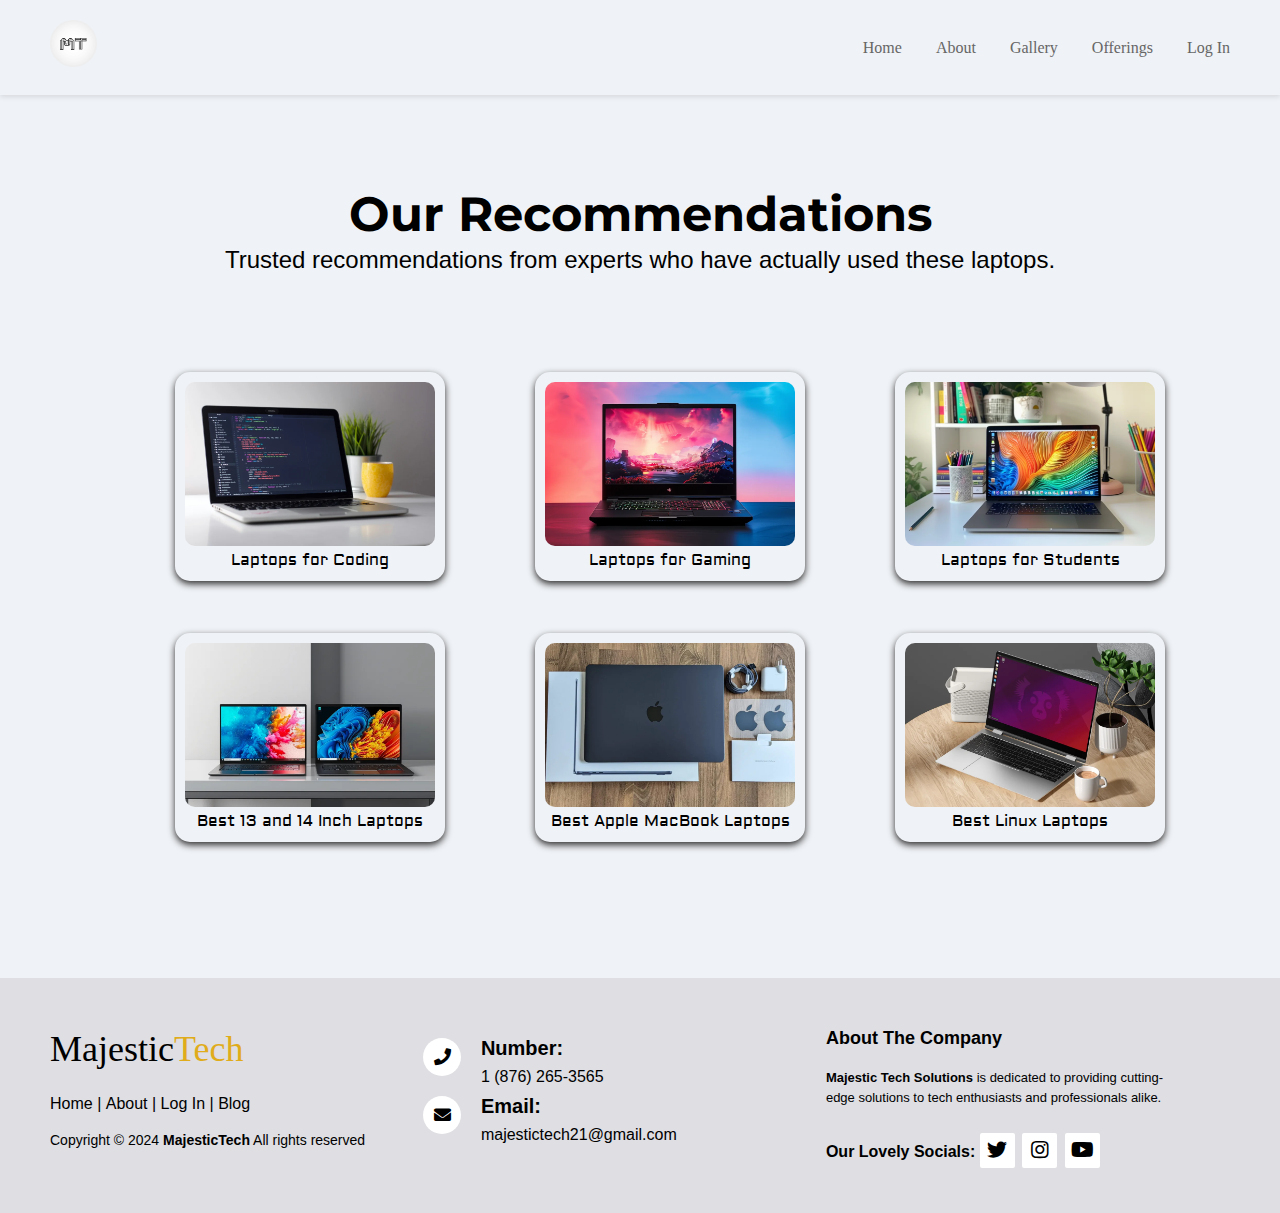
<file: offering.html>
<!DOCTYPE html>
<html lang="en">

<head>
    <meta charset="UTF-8">
    <meta name="viewport" content="width=device-width, initial-scale=1.0">
    <title>Offerings</title>
    <link rel="stylesheet" href="CSS-Files/Style.css">
    <!-- Roboto Google Font Link -->
    <link rel="preconnect" href="https://fonts.googleapis.com">
    <link rel="preconnect" href="https://fonts.gstatic.com" crossorigin>
    <link href="https://fonts.googleapis.com/css2?family=Noto+Sans:ital,wght@0,100..900;1,100..900&family=Roboto:ital,wght@0,100;0,300;0,400;0,500;0,700;0,900;1,100;1,300;1,400;1,500;1,700;1,900&display=swap" rel="stylesheet">
    <!-- Montserrat Google Font Link -->
    <link rel="preconnect" href="https://fonts.googleapis.com">
    <link rel="preconnect" href="https://fonts.gstatic.com" crossorigin>
    <link href="https://fonts.googleapis.com/css2?family=Montserrat:ital,wght@0,100..900;1,100..900&family=Noto+Sans:ital,wght@0,100..900;1,100..900&family=Noto+Serif:ital,wght@0,100..900;1,100..900&family=Roboto:ital,wght@0,100;0,300;0,400;0,500;0,700;0,900;1,100;1,300;1,400;1,500;1,700;1,900&display=swap" rel="stylesheet">
    <!-- Aldrich Google Font Link -->
    <link rel="preconnect" href="https://fonts.googleapis.com">
    <link rel="preconnect" href="https://fonts.gstatic.com" crossorigin>
    <link href="https://fonts.googleapis.com/css2?family=Aldrich&display=swap" rel="stylesheet">
    <!-- Tab Icon Link -->
    <link rel="shortcut icon" type="x-icon" href="Project-Media/Images/Majestic-tech-rounded.png" id="icon">
    <!-- Footer Icon Link -->
    <link rel="stylesheet" href="https://cdnjs.cloudflare.com/ajax/libs/font-awesome/5.15.4/css/all.min.css">
    <!-- Remember to sort out the linking for JavaScript -->
    <script src="JS-FIles/Script.js"></script>
</head>

<body>
    <!--Header Section-->
    <header class="Header">
    <!--Logo Section of The Navigation Bar-->
    <a href="index.html" class="Logo">
        <img src="Project-Media/Images/Majestic-Tech.png" class="LOGO-img" alt="LOGO">
    </a>
    <!--Navigation Links-->
    <nav class="navbar">
        <a href="index.html">Home</a>
        <a href="About-Us.html">About</a>
        <a href="Gallery.html">Gallery</a>
        <a href="offering.html">Offerings</a>
        <a href="log-in.html">Log In</a>
    </nav>
</header>

    <!--Main Content Section-->
    <main class="section">
        <div id="Page-Title">
            <h1 class="Offering-H1" id="Offering-H1-Page-Title">Our Recommendations</h1>
            <p class="Offering-P" id="Offering-P-Sub-Page-Title">Trusted recommendations from experts who have actually used these laptops.</p>
        </div>

        <div class="Figure-Containers">
            <!-- First Row -->
            <figure class="Offering-Figure">
                <a href="Laptops-for-Coding.html">
                <img src="Project-Media/Images/Laptop-for-coding.webp" class="Figure-Images" alt="MacBook-Pro" id="Figure-Coding">
                <figcaption class="Home-page-laptop-title">
                    Laptops for Coding 
                </figcaption>
                </a>
            </figure>

            <figure class="Offering-Figure">
                <a href="Laptops-for-Gaming.html">
                <img src="Project-Media/Images/Laptop-for-Gaming.webp" class="Figure-Images" alt="MSI">
                <figcaption class="Home-page-laptop-title">
                    Laptops for Gaming
                </figcaption>
                </a>
            </figure>

            <figure class="Offering-Figure">
                <a href="Laptop-for-Students.html">
                <img  src="Project-Media/Images/laptop-for-Students.webp" class="Figure-Images"  alt="MacBook-Pro">
                <figcaption class="Home-page-laptop-title">
                    Laptops for Students
                </figcaption>
                </a>
            </figure>
            
            <!-- Second Row -->
            <figure class="Offering-Figure">
                <a href="Laptops-for-Coding.html">
                <img src="Project-Media/Images/Best-13-and-14-Inch.webp" class="Figure-Images" alt="MacBook-Pro" id="Figure-Coding">
                <figcaption class="Home-page-laptop-title">
                    Best 13 and 14 Inch Laptops 
                </figcaption>
                </a>
            </figure>

            <figure class="Offering-Figure">
                <a href="Laptops-for-Gaming.html">
                    <!-- note the blank space in the img -->
                <img src="Project-Media/Images/Best- Apple-MacBook.webp" class="Figure-Images" alt="MSI">
                <figcaption class="Home-page-laptop-title">
                    Best Apple MacBook Laptops
                </figcaption>
                </a>
            </figure>

            <figure class="Offering-Figure">
                <a href="Laptop-for-Students.html">
                <img  src="Project-Media/Images/Best-Linux-Laptops.webp" class="Figure-Images"  alt="MacBook-Pro">
                <figcaption class="Home-page-laptop-title">
                    Best Linux Laptops
                </figcaption>
                </a>
            </figure>
        </div>




    </main>

    <!--Footer-->
    <footer class="footer-distributed">

        <div class="footer-left">
            <h3>Majestic<span class="footer-span">Tech</span></h3>

            <p class="footer-links">
                <a href="index.html">Home</a>
                |
                <a href="About-Us.html">About</a>
                |
                <a href="log-in.html">Log In</a>
                |
                <a href="offering.html">Blog</a>
            </p>

            <p class="footer-company-name">Copyright © 2024 <strong>MajesticTech</strong> All rights reserved</p>
        </div>

        <div class="footer-center">
            <!-- <div>
                <i class="fa fa-map-marker"></i>
                <p><span class="footer-span">Location:</span>
                    Jamaica</p>
            </div> -->

            <div>
                <i class="fa fa-phone"></i>
                <p><span class="footer-span">Number:</span> 1 (876) 265-3565</p>
            </div>
            <div>
                <i class="fa fa-envelope"></i>
                <p><a href="mailto:majestictech21@gmail.com"><span>Email:</span> majestictech21@gmail.com</a></p>

            </div>
        </div>
        <div class="footer-right">
            <p class="footer-company-about">
                <span>About The Company</span>
                
               <strong>Majestic Tech Solutions</strong> is dedicated to providing cutting-edge solutions to tech enthusiasts and professionals alike.
            </p>
            <div class="footer-icons">
                <span>Our Lovely Socials:</span>
                
                <a href="https://twitter.com/JustJoshLife"><i class="fab fa-twitter"></i></a>
                <a href="https://www.instagram.com/tech_spot_ja"><i class="fab fa-instagram"></i></a>
                <a href="https://www.youtube.com/@JustJoshTech"><i class="fab fa-youtube"></i></a>
                

            </div>
            
    </footer>

   
</body>

</html>
</file>
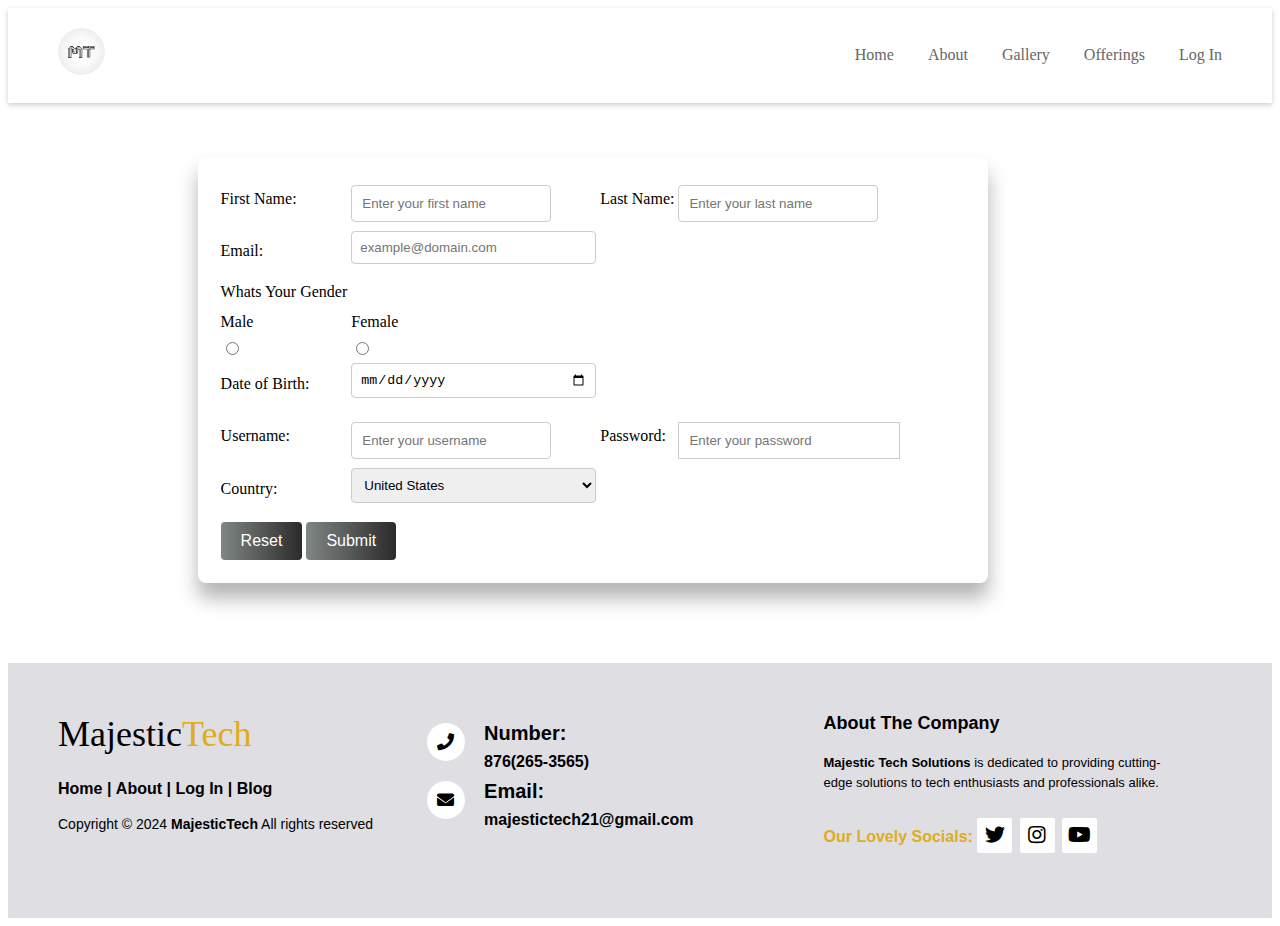
<file: registration form.html>
<!DOCTYPE html>
<html lang="en">
    <head>
        <meta charset="UTF-8">
        <meta name="viewport" content="width=device-width, initial-scale=1.0">
        <title> Register </title>
        <link rel="stylesheet" href="CSS-Files/register.css">
        <!-- Roboto Google Font Link -->
        <link rel="preconnect" href="https://fonts.googleapis.com">
        <link rel="preconnect" href="https://fonts.gstatic.com" crossorigin>
        <link href="https://fonts.googleapis.com/css2?family=Noto+Sans:ital,wght@0,100..900;1,100..900&family=Roboto:ital,wght@0,100;0,300;0,400;0,500;0,700;0,900;1,100;1,300;1,400;1,500;1,700;1,900&display=swap" rel="stylesheet">
        <!-- Montserrat Google Font Link -->
        <link rel="preconnect" href="https://fonts.googleapis.com">
        <link rel="preconnect" href="https://fonts.gstatic.com" crossorigin>
        <link href="https://fonts.googleapis.com/css2?family=Montserrat:ital,wght@0,100..900;1,100..900&family=Noto+Sans:ital,wght@0,100..900;1,100..900&family=Noto+Serif:ital,wght@0,100..900;1,100..900&family=Roboto:ital,wght@0,100;0,300;0,400;0,500;0,700;0,900;1,100;1,300;1,400;1,500;1,700;1,900&display=swap" rel="stylesheet">
        <link rel="shortcut icon" type="x-icon" href="Project-Media/Images/Majestic-tech-rounded.png" id="icon">
        <!-- Footer Icon -->
        <link rel="stylesheet" href="https://cdnjs.cloudflare.com/ajax/libs/font-awesome/5.15.4/css/all.min.css">
    </head>
<script src="JS-FIles/registration-login.js"></script>


<body class="Container">
    <!--Header Section-->
    <header class="Header">
        <!--Logo Section of The Navigation Bar-->
        <a href="index.html" class="Logo">
            <img src="Project-Media/Images/Majestic-tech-rounded.png" class="LOGO-img" alt="LOGO">
        </a>
        <!--Navigation Links-->
        <nav class="navbar">
            <a href="index.html">Home</a>
            <a href="About-Us.html">About</a>
            <a href="Gallery.html">Gallery</a>
            <a href="offering.html">Offerings</a>
            <a href="log-in.html">Log In</a>
        </nav>
    </header>

    <main class="unique-section">
        <section>
            <!-- Registration Form -->
            <br><br><br>
            <form id="registrationForm" action="#" method="post">
              
                <table>
                    <tr>
                        <td><label for="firstName">First Name:</label></td>
                        <td><input type="text" id="firstName" name="firstName" placeholder="Enter your first name" required></td>
    
                        <td><label for="lastName">Last Name:</label></td>
                        <td><input type="text" id="lastName" name="lastName" placeholder="Enter your last name" required></td>
                    </tr>
    
                    <tr>
                        <td><label for="email">Email:</label></td>
                        <td><input type="email" id="email" name="email" placeholder="example@domain.com"></td>
                    </tr>
                    <tr>
                        <td><label>Whats Your Gender</label></td>
                        <tr>
                            <td><label for="male">Male</label>
                                <input type="radio" id="male" name="gender" value="male">
                                <br>
                            </td>
    
                            <td><label for="female">Female</label>
                                <input type="radio" id="female" name="gender" value="female">
                                <br>
                            </td>
                        </tr>
                    </tr>
    
                    <tr>
                        <td><label for="birthdate">Date of Birth:</label></td>
                        <td><input type="date" id="birthdate" name="birthdate"></td>
                    </tr>
                    <tr>
                        <td><label for="loginUsername">Username:</label></td>
                        <td><input type="text" id="loginUsername" name="loginUsername" placeholder="Enter your username" required></td>
    
                        <td><label for="loginPassword">Password:</label></td>
                        <td><input type="password" id="loginPassword" name="loginPassword" placeholder="Enter your password" required></td>
                    </tr>
    
                    <tr>
                        <td><label for="country">Country:</label></td>
                        <td>
                            <select id="country" name="country">
                                <option value="USA">United States</option>
                                <option value="Canada">Canada</option>
                                <option value="UK">United Kingdom</option>
                                <option value="Afghanistan">Afghanistan</option>
                                <option value="Albania">Albania</option>
                                <option value="Algeria">Algeria</option>
                                <option value="Andorra">Andorra</option>
                                <option value="Angola">Angola</option>
                                <option value="Antigua and Barbuda">Antigua and Barbuda</option>
                                <option value="Argentina">Argentina</option>
                                <option value="Armenia">Armenia</option>
                                <option value="Australia">Australia</option>
                                <option value="Austria">Austria</option>
                                <option value="Azerbaijan">Azerbaijan</option>
                                <option value="Bahamas">Bahamas</option>
                                <option value="Bahrain">Bahrain</option>
                                <option value="Bangladesh">Bangladesh</option>
                                <option value="Barbados">Barbados</option>
                                <option value="Belarus">Belarus</option>
                                <option value="Belgium">Belgium</option>
                                <option value="Belize">Belize</option>
                                <option value="Benin">Benin</option>
                                <option value="Bhutan">Bhutan</option>
                                <option value="Bolivia">Bolivia</option>
                                <option value="Bosnia and Herzegovina">Bosnia and Herzegovina</option>
                                <option value="Botswana">Botswana</option>
                                <option value="Brazil">Brazil</option>
                                <option value="Brunei">Brunei</option>
                                <option value="Bulgaria">Bulgaria</option>
                                <option value="Burkina Faso">Burkina Faso</option>
                                <option value="Burundi">Burundi</option>
                                <option value="Cabo Verde">Cabo Verde</option>
                                <option value="Cambodia">Cambodia</option>
                                <option value="Cameroon">Cameroon</option>
                                <option value="Canada">Canada</option>
                                <option value="Central African Republic">Central African Republic</option>
                                <option value="Chad">Chad</option>
                                <option value="Chile">Chile</option>
                                <option value="China">China</option>
                                <option value="Colombia">Colombia</option>
                                <option value="Comoros">Comoros</option>
                                <option value="Congo, Democratic Republic of the">Congo, Democratic Republic of the</option>
                                <option value="Congo, Republic of the">Congo, Republic of the</option>
                                <option value="Costa Rica">Costa Rica</option>
                                <option value="Croatia">Croatia</option>
                                <option value="Cuba">Cuba</option>
                                <option value="Cyprus">Cyprus</option>
                                <option value="Czech Republic">Czech Republic</option>
                                <option value="Denmark">Denmark</option>
                                <option value="Djibouti">Djibouti</option>
                                <option value="Dominica">Dominica</option>
                                <option value="Dominican Republic">Dominican Republic</option>
                                <option value="East Timor">East Timor</option>
                                <option value="Ecuador">Ecuador</option>
                                <option value="Egypt">Egypt</option>
                                <option value="El Salvador">El Salvador</option>
                                <option value="Equatorial Guinea">Equatorial Guinea</option>
                                <option value="Eritrea">Eritrea</option>
                                <option value="Estonia">Estonia</option>
                                <option value="Eswatini">Eswatini</option>
                                <option value="Ethiopia">Ethiopia</option>
                                <option value="Fiji">Fiji</option>
                                <option value="Finland">Finland</option>
                                <option value="France">France</option>
                                <option value="Gabon">Gabon</option>
                                <option value="Gambia">Gambia</option>
                                <option value="Georgia">Georgia</option>
                                <option value="Germany">Germany</option>
                                <option value="Ghana">Ghana</option>
                                <option value="Greece">Greece</option>
                                <option value="Grenada">Grenada</option>
                                <option value="Guatemala">Guatemala</option>
                                <option value="Guinea">Guinea</option>
                                <option value="Guinea-Bissau">Guinea-Bissau</option>
                                <option value="Guyana">Guyana</option>
                                <option value="Haiti">Haiti</option>
                                <option value="Honduras">Honduras</option>
                                <option value="Hungary">Hungary</option>
                                <option value="Iceland">Iceland</option>
                                <option value="India">India</option>
                                <option value="Indonesia">Indonesia</option>
                                <option value="Iran">Iran</option>
                                <option value="Iraq">Iraq</option>
                                <option value="Ireland">Ireland</option>
                                <option value="Israel">Israel</option>
                                <option value="Italy">Italy</option>
                                <option value="Jamaica">Jamaica</option>
                                <option value="Japan">Japan</option>
                                <option value="Jordan">Jordan</option>
                                <option value="Kazakhstan">Kazakhstan</option>
                                <option value="Kenya">Kenya</option>
                                <option value="Kiribati">Kiribati</option>
                                <option value="Korea, North">Korea, North</option>
                                <option value="Korea, South">Korea, South</option>
                                <option value="Kosovo">Kosovo</option>
                                <option value="Kuwait">Kuwait</option>
                                <option value="Kyrgyzstan">Kyrgyzstan</option>
                                <option value="Laos">Laos</option>
                                <option value="Latvia">Latvia</option>
                                <option value="Lebanon">Lebanon</option>
                                <option value="Lesotho">Lesotho</option>
                                <option value="Liberia">Liberia</option>
                                <option value="Libya">Libya</option>
                                <option value="Liechtenstein">Liechtenstein</option>
                                <option value="Lithuania">Lithuania</option>
                                <option value="Luxembourg">Luxembourg</option>
                                <option value="Madagascar">Madagascar</option>
                                <option value="Malawi">Malawi</option>
                                <option value="Malaysia">Malaysia</option>
                                <option value="Maldives">Maldives</option>
                                <option value="Mali">Mali</option>
                                <option value="Malta">Malta</option>
                                <option value="Marshall Islands">Marshall Islands</option>
                                <option value="Mauritania">Mauritania</option>
                                <option value="Mauritius">Mauritius</option>
                                <option value="Mexico">Mexico</option>
                                <option value="Micronesia">Micronesia</option>
                                <option value="Moldova">Moldova</option>
                                <option value="Monaco">Monaco</option>
                                <option value="Mongolia">Mongolia</option>
                                <option value="Montenegro">Montenegro</option>
                                <option value="Morocco">Morocco</option>
                                <option value="Mozambique">Mozambique</option>
                                <option value="Myanmar">Myanmar</option>
                                <option value="Namibia">Namibia</option>
                                <option value="Nauru">Nauru</option>
                                <option value="Nepal">Nepal</option>
                                <option value="Netherlands">Netherlands</option>
                                <option value="New Zealand">New Zealand</option>
                                <option value="Nicaragua">Nicaragua</option>
                            </select>
                        </td>
                    </tr>
                    <tr>
                        <td colspan="2" class="unique-button-container">
                            <input type="reset" value="Reset">
                            <input type="submit" value="Submit">
                        </td>
                    </tr>
                </table>
            </form>
    
        
        </section>
    
    </main>

    <!--Footer-->
    <footer class="footer-distributed">

        <div class="footer-left">
            <h3>Majestic<span>Tech</span></h3>

            <p class="footer-links">
                <a href="index.html">Home</a>
                |
                <a href="About-Us.html">About</a>
                |
                <a href="log-in.html">Log In</a>
                |
                <a href="offering.html">Blog</a>
            </p>

            <p class="footer-company-name">Copyright © 2024 <strong>MajesticTech</strong> All rights reserved</p>
        </div>

        <div class="footer-center">
            <!-- <div>
                <i class="fa fa-map-marker"></i>
                <p><span class="footer-span">Location:</span>
                    Jamaica</p>
            </div> -->
            <div>
                <i class="fa fa-phone"></i>
                <p><span>Number:</span>876(265-3565)</p>
            </div>
            <div>
                <i class="fa fa-envelope"></i>
                <p><a href="mailto:majestictech21@gmail.com"><span>Email:</span> majestictech21@gmail.com</a></p>
            </div>
        </div>
        <div class="footer-right">
            <p class="footer-company-about">
                <span>About The Company</span>
                
                <strong>Majestic Tech Solutions</strong> is dedicated to providing cutting-edge solutions to tech enthusiasts and professionals alike.
            </p>
            <div class="footer-icons">
                <span>Our Lovely Socials:</span>
                <a href="https://twitter.com/JustJoshLife"><i class="fab fa-twitter"></i></a>
                <a href="https://www.instagram.com/tech_spot_ja"><i class="fab fa-instagram"></i></a>
                <a href="https://www.youtube.com/@JustJoshTech"><i class="fab fa-youtube"></i></a>
                <!-- Do not edit or touch this code below becuase it ensures we have our icons-->
                <link rel="stylesheet" href="https://cdnjs.cloudflare.com/ajax/libs/font-awesome/5.15.4/css/all.min.css">

            </div>
            
    </footer>



</body>

</html>
</file>
<file: CSS-Files/Style.css>
/* Main Styling - Index-Main Page */

body  {
    margin: 0;
    padding: 0;
    background-color: #eff2f6;
}

html{
    width: 100%;
}

/* The Navigation Layout starts Here*/
.Header {
    display: flex;
    justify-content: space-between;
    align-items: center;
    padding: 20px 50px;
    background-color: transparent;
    box-shadow: 0 2px 5px rgba(0, 0, 0, 0.1);
}
    .Logo {
        width: 20%;
        font-size: 32px;
        color: black;
        text-decoration: none;
        font-weight: 700;
    }

    .LOGO-img {
    width: 20%;
    border-radius: 70px;
    }

    .navbar a {
        font-size: 16px;
        color: #666;
        font-weight: 500;
        text-decoration: none;
        margin-left: 30px;
        position: relative;
    }

    .navbar a::before {
        content: '';
        position: absolute;
        bottom: -2px;
        left: 0;
        width: 100%;
        height: 2px;
        background: #333;
        transition: .3s;
        transform: scaleX(0);
        transform-origin: bottom right;
    }

    .navbar a:hover::before {
        transform: scaleX(1);
        transform-origin: bottom left;
    }
/* The Navigation Layout Ends Here*/

/* The Main Layout starts Here*/


.Main-Content{
    
    min-width: 100px;
    margin-top: 0%;
   
}
#Welcome-Main-Section{
    background-color: #DEDEE3;
    border: none;
    float: left;
    height: 350px;
    width: 50%;
    margin-top: 1%;
    box-shadow: 10px 10px 20px rgba(20, 20, 20, 0.1);
}

.Home-Image{
    margin-top: 1%;
    height: 350px;
    width: 50%;
    position: relative;
    top: 10%;
}


#Welcome-Text {
    padding: 2%;
    font-family: roboto;
    font-weight: 500;
    font-size: 40px;
    text-align: left;
}

#Welcome-Sub-Text {
    padding: 2%;
    font-family: roboto;
    font-weight: 300;
    font-size: larger;
}

/* Content Pages Section layout Starts Here */
#Recommendation-section {
    margin-top: 5%;
    margin-bottom: 0%;
    text-align: center;
    font-size: 2.25rem;
    font-weight: 700;
    font-family: Montserrat,sans-serif;
}

#Recommendation-sub-section {
    font-size: 1rem;
    font-weight: 400;
    line-height: 1.5rem;
    text-align: center;
}

#Content-Pages {
    position: relative;
    left: 0%;
    justify-content: center;
    margin-top: 5%;
    display: grid;
    grid-template-columns: 350px 350px 350px;
    column-gap: 10px;
    row-gap: 20px;
}

    .Home-page-laptop-title {
        text-align: center;
        text-decoration: aqua;
        font-family: Roboto;
        font-weight: 500;
    }

    .Figured-Images {
        width: 300px;
        
        
        padding: 15px;
        border-radius: 15px;
        margin-left: 7px;
    
        display: inline-block;
        padding: 10px;
        border-radius: 15px;
        box-shadow: 0 3px 7px rgb(42, 35, 68); /* Box shadow */
        transition: transform 0.4s;
    }
    .Figured-Images:hover {
        transform: translateY(-10px);   
    }
    

   

    
/* Content Pages Section layout Ends Here */
/*The Main Layout Ends Here*/
/* Main Styling - Index-Main Page */



/* The About Us Main Layout starts Here*/
.About-Us-Main-Section {
    margin: 0%;
}

/* cust the header */
.about-h2 {
    font-weight: bold;
    font-family: 'Roboto', sans-serif;
    color: #333;
    text-align: center;
    text-transform: uppercase; /* Uppercase text */
    letter-spacing: 2px; /* Adding some letter spacing */
    margin-bottom: 20px; /* Increasing margin margin */
    position: relative; /* Adding position  */
}



/* Styling the main content */
.main-content {
    display: flex;
    flex-wrap: wrap;
    justify-content: space-around;
    padding: 20px;
}

/* Styling company info */
.company-info {
    background: linear-gradient(to right, #f2f2f2, #e6e6e6);
    box-shadow: 0 0 20px rgba(0, 0, 0, 0.1);
    border-radius: 8px;
    padding: 20px;
    margin: 20px;
    flex: 0 1 calc(50% - 40px);
    font-family: 'Roboto', sans-serif;
    position: relative; /* Adding position */
    overflow: hidden; /* To hide overflow  */
}

/* Company info title */
.company-info h2 {
    color: #333;
    font-size: 24px;
    margin-bottom: 10px;
    text-transform: uppercase; /* Uppercase text */
}

/* Company info content */
.company-info p {
    color: #666;
    line-height: 1.6;
}

/* Adding a hover effect */
.company-info:hover {
    transform: translateY(-15px);
}

/* Media query for responsiveness */
@media screen and (max-width: 768px) {
    .company-info {
        flex: 0 1 calc(100% - 40px);
    }
}


/* Form css */

/* Contact Form Styles */
.contact-form-section {
    background: linear-gradient(to right, #f2f2f2, #e6e6e6);
    box-shadow: 0 0 20px rgba(119, 119, 119, 0.1);
    border-radius: 8px;
    padding: 50px 0;
    text-align: center;
    
    
    
}

/* gray box */
.contact-form-container {
    max-width: 600px;
    margin: 0 auto;
    
}

.contact-form-container h2 {
    font-size: 24px;
    margin-bottom: 20px;
}

/* input */
.contact-form-container input,
.contact-form-container textarea {
    width: 100%;
    padding: 10px;
    margin-bottom: 20px;
    border: 1px solid #ffffff;
    border-radius: 5px;
}

.contact-form-container textarea {
    height: 150px;
}

.contact-form-container button {
    background-color: #1eff00;
    color: #ffffff;
    border: none;
    padding: 10px 20px;
    border-radius: 5px;
    cursor: pointer;
    transition: background-color 0.9s ease;
}

.contact-form-container button:hover {
    background-color: #000;
}
/* About us Main Layout ends here */

/* Gallery Main Content Styling Starts Here*/
.Main-section {
    width: 100%;
  }
  .Brand-Container {
    padding: 20px;
    margin-bottom: 3%;
  }
  .brand-name {
    font-size: 40px;
    font-family: Montserrat, sans-serif;
    text-align: center;
    margin-bottom: 10px;
  }
  
  #Apple-svg {
    width: 1em;
    height: 1em;
  }
  #Apple-rect {
    width: 24px;
    height: 24px;
  }
  #Lenovo-svg {
    width: 54px;
    height: 1em;
    position: relative;
    top: 7px;
  }
  #Lenovo-rect {
    width: 27px;
    height: 27px;
  }
  #HP-svg {
    width: 1em;
    height: 1em;
  }
  #HP-rect {
    width: 32px;
    height: 32px;
  }
  #ASUS-svg {
    width: 1em;
    height: 1em;
  }
  #ASUS-rect {
    width: 24px;
    height: 24px;
  }
  
  .Image-Container {
    display: grid;
    grid-template-columns: 500px 500px 500px;
    /* background-color: #ffffff; */
    border-radius: 10px;
  
    margin-left: 30px;
  }
  
  .Gallery-Images {
    width: 400px;
    padding: 15px;
    border-radius: 15px;
    margin-left: 7px;

    display: inline-block;
    padding: 10px;
    border-radius: 15px;
    box-shadow: 0 3px 7px rgb(42, 35, 68); /* Box shadow */
    transition: transform 0.4s;
}

.Gallery-Images:hover {
    transform: translateY(-10px);   
}
  .Gallery-Images,
  .Gallery-core-images {
    background-color: #ffffff;
    width: 350px;
  }
  
  .Gallery-FigCap {
    font-family: Montserrat, sans-serif;
    font-weight: 500;
    text-align: center;
    margin-top: 5px;
  }
/* Gallery Main Layout Styling Ends Here */


/* Offering Main Content Styling Starts Here */
#Page-Title{
    text-align: center;
    font-size: 24px;
    font-family: Montserrat,sans-serif;
    color: #000000;
	border-radius: 10px;
	margin: 0px 0px 50px;
	padding: 20px;
	transition-delay: 0s, 0s;
	transition-duration: 0.3s, 0.3s;
	transition-property: transform, box-shadow;
	transition-timing-function: ease-in-out, ease-in-out;
}

#Offering-H1-Page-Title {
	font-size: 48px;
	font-weight: 700;
	margin: 30px 0px 0px;
	text-align: center;
    
}

#Offering-P-Sub-Page-Title{
    display: inline-block;
	font-family: sans-serif;
	font-size: 24px;
	font-weight: 300;
	margin: 0px 0px 0px 0px;
	text-align: left;
	vertical-align: middle;
}



.Figure-Containers {
    padding-left: 60px;
    justify-content: center;
    margin-top: 5%;
    display: grid;
    grid-template-columns: 350px 350px 350px;
    column-gap: 10px;
    row-gap: 20px;

}

.Offering-Figure{
    display: inline-block;
    padding: 10px;
    border-radius: 15px;
    box-shadow: 0 3px 7px rgb(48, 47, 47); /* Box shadow */
    transition: transform 0.4s;
	
}

.Offering-Figure:hover {
    transform: translateY(-10px);
}

    .Home-page-laptop-title {
        text-align: center;
        text-decoration: aqua;
        font-family: Aldrich,Roboto;
        font-weight: 500;
    }

    .Figure-Images {
        width: 300px;
        display: inline-block;
    }

    a {
        text-decoration: none;
        color: black;
    }
.section {
    padding: 40px 20px;
}

/* this is for the bottom one ashley >_< */
.center-text {
    font-size: 20px;
    font-weight: 500;
    font-family: Montserrat,sans-serif;
    text-align: left;
    color: #000000;
    margin-top: 40px;
    padding-top: 5px;
    padding: 20px;
    background-color: white; /* Background color */
    border-radius: 10px;
    /* margin: 0 auto; */
     /* Center horizontally */
    transition: transform 0.3s ease-in-out, box-shadow 0.3s ease-in-out; /* Smooth transition */
}


/* controls spacing of boxes*/
.grid {
    display: grid;
    grid-template-columns: repeat(auto-fit, minmax(200px, 1fr));
    gap: 20px;
    padding-left: 30px;
    box-shadow: #424242;
}

.item {
    padding: 20px;
    background-color: #fff;
    border-radius: 6px;
    box-shadow: 0 3px 7px rgb(48, 47, 47); /* Box shadow */
    transition: transform 0.4s
}

.item:hover {
    transform: translateY(-5px);
}


.icon {
    margin-bottom: 10px;
}

.section-title {
    font-size: 1.3em;
    font-family: Montserrat,sans-serif;
    margin-bottom: 20px;
    color: #000000;
}

.description {
    font-size: 15px;
    font-family: Montserrat,sans-serif;
    font-weight: 400;
    color: #000000;
}

.img-container, img {
    border-radius: 10px;
    max-width: 100%;
    width: 250px;
}

    #MacBook-Pro-14 {
        align-items: center;
        height: 175px;
    }

#add_to_cart_2{
    display: flex;
    align-items: flex-end;

}


/* Offering layout Styling Ends Here */


/* Log-in Main Content Styling Starts Here */

/* Log-in Styling Ends Here */



/* The Footer layout Starts Here */

footer {
    position: sticky;
}

@media (max-height:800px) {
    footer {
        position: static;
    }
    header {
        padding-top: 40px;
    }
}


p {
	display: inline-block;
	font-family: sans-serif;
	font-weight: 300;
	text-align: left;
	vertical-align: middle;
}


/* text settings and background color for footer */
.footer-distributed {
    background-color: #DEDEE3;
    box-sizing: border-box;
    width: 100%;
    text-align: left;
    font: bold 16px sans-serif;
    padding: 50px 50px 40px 50px;
    margin-top: 80px;
}

.footer-distributed .footer-left, .footer-distributed .footer-center, .footer-distributed .footer-right {
    display: inline-block;
    vertical-align: top;
}

/* Footer left */

.footer-distributed .footer-left {
    width: 30%;
}

/* majestic text style */
.footer-distributed h3 {
    color: #000000;
    font: normal 36px 'Cookie', cursive;
    margin: 0;
}

/* tech styling for Majestic  */
.footer-distributed h3 span {
    color: #e0ac1c;
}

/* Footer links */

/* text color and positiong for Home/about/contact/blog */
.footer-distributed .footer-links {
 
    margin: 20px 0 12px;
}

/* styling for it^ */
.footer-distributed .footer-links a {
    display: inline-block;
    line-height: 1.8;
    text-decoration: none;
    color: inherit;
}

/* text styling for Copyright 2021 MajesticTech All rights reserved */
.footer-distributed .footer-company-name {
    color: #000000;
    font-size: 14px;
    font-weight: normal;
    margin: 0;
}

/* Footer Center */

/* controls the positioning for about the company */
.footer-distributed .footer-center {
    width: 35%;
}

/* controls styling and the icons may be affected if you adjust background colorfor Jamaica
Number
876(265-3565)
 */
.footer-distributed .footer-center i {
    background-color: #ffffff;
    color: #000000;
    font-size: 25px;
    width: 38px;
    height: 38px;
    border-radius: 50%;
    text-align: center;
    line-height: 42px;
    margin: 10px 15px;
    vertical-align: middle;
}



/* extra styling */ 
.footer-distributed .footer-center i.fa {
    font-size: 17px;
    line-height: 38px;
}


/* important part controls the positioning and looks for jamaica number etc section */
.footer-distributed .footer-center p {
    display: inline-block;
    color: #000000;
    vertical-align: middle;
    margin: 0;
}


/* controls the Location and Email styling */
.footer-distributed .footer-center p span {
    display: block;
    font-weight: bold;
    font-size: 20px;
    line-height: 2;
    color: #000000;
}

/* styling for majestictech21@gmail.com */
.footer-distributed .footer-center p a {
    color: #000000;
    text-decoration: none;
    ;
}

/* Footer Right/ everything that controls about the compant */

.footer-distributed .footer-right {
    width: 30%;
}

.footer-distributed .footer-company-about {
    line-height: 20px;
    color: #000000;
    font-size: 13px;
    font-weight: normal;
    margin: 0;
}

.footer-distributed .footer-company-about span {
    display: block;
    color: #000000;
    font-size: 18px;
    font-weight: bold;
    margin-bottom: 20px;
}

.footer-distributed .footer-icons {
    margin-top: 25px;
    border-radius: 100px;
}

.footer-distributed .footer-icons a {
    display: inline-block;
    width: 35px;
    height: 35px;
    cursor: pointer;
    background-color: #ffffff;
    color: #000000;
    border-radius: 2px;
    font-size: 20px;
  
    text-align: center;
    line-height: 35px;
    margin-right: 3px;
    margin-bottom: 5px;
}

/* Add transitions for smooth effects */
.footer-distributed .footer-icons a,
.footer-links a {
    transition: all 0.3s ease;
}

/* Add hover effects */
.footer-distributed .footer-icons a:hover {
    background-color: #D1D5DE;
    transform: scale(1.1); /* Scale up on hover */
}

.footer-links a:hover {
    color: #D1D5DE;
    text-shadow: 0 0 5px #000000; /* Add text shadow on hover */
}

.footer-spam {
    color: #e0ac1c;
    
  }
@media (max-width: 880px) {
    .footer-distributed .footer-left, .footer-distributed .footer-center, .footer-distributed .footer-right {
        display: block;
        width: 100%;
        margin-bottom: 40px;
        text-align: center;
    }
    .footer-distributed .footer-center i {
        margin-left: 0;
    }
}       
        
/* footer styling stops here */
</file>
<file: CSS-Files/Content-Pages.css>
body  {
    margin: 0;
    padding: 0;
    background-color: #F2F4F8;
}

html{
    width: 100%;
}

/* The Navigation Layout starts Here*/
.Header {
    display: flex;
    justify-content: space-between;
    align-items: center;
    padding: 20px 50px;
    background-color: transparent;
    box-shadow: 0 2px 5px rgba(0, 0, 0, 0.1);
}
    .Logo {
        width: 20%;
        font-size: 32px;
        color: black;
        text-decoration: none;
        font-weight: 700;
    }

    .LOGO-img {
    width: 20%;
    border-radius: 70px;
    }

    .navbar a {
        font-size: 16px;
        color: #666;
        font-weight: 500;
        text-decoration: none;
        margin-left: 30px;
        position: relative;
    }

    .navbar a::before {
        content: '';
        position: absolute;
        bottom: -2px;
        left: 0;
        width: 100%;
        height: 2px;
        background: #333;
        transition: .3s;
        transform: scaleX(0);
        transform-origin: bottom right;
    }

    .navbar a:hover::before {
        transform: scaleX(1);
        transform-origin: bottom left;
    }
/* The Navigation Layout Ends Here*/

main{
    width: 95vw;
    margin-left: 20px;
    display: inline-block;
}
/* Laptop Layout section starts Here */
    h2{
        font-size: 25px;
    }
    .display-information{
        background-color: white;
        border-radius: 10px;
        padding: 20px;
        
        width: 80%;
        float: left;
        
        position: relative;
        left: 12%;

        border: solid 0.1px;
        box-shadow: 10px 10px 20px rgba(20, 20, 20, 0.1);

        margin-bottom: 40px;
        
    }
    .title-text{
        font-family: "Montserrat", sans-serif;
    }
    .title-head-text {
        font-size: 35px;
        font-weight: 700;
    }
    .title-sub-text {
        font-size: 20px;
        font-weight: 300;
    }

    .laptops {
        /* width: 250px; */
        display: inline-block;
    }   
    .lap{
        width: 200px;
        display: inline-block;
        vertical-align: top;
    }
    .laptop-name {
        font-family: "Montserrat", sans-serif;
        font-size: 25px;
        display: inline-block;  
        vertical-align: top;
        width: 600px;      
    }
    .specs{
        font-size: 15px;
    }
    .youtube-icon {
        width: 20px;
    }
    .laptop-prices {
        float: right;
        font-family: "Montserrat", sans-serif;
        font-size: 17px;
        font-weight: 600;
    }
    .laptop-info {
        display: inline-block;
    }
    .Specifications {
        width: 40%;
        position: relative;
        left: 0%;
        
    }
    .Spec-Title{
        font-size: 20px;
        font-weight: 400;
        text-align: center;
    }

    a{
        text-decoration: none;
        color: black;
    }

    table {
        border-collapse: collapse; /* Remove double borders between cells */
        width: 400px;
    }
    


td, th {
    border:  1px solid;
    min-width: 200px;
    background: white;
    box-sizing: border-box;
    text-align: left;
    padding: 10px;
}

/* MAKE LEFT COLUMN FIXEZ */
tr > :first-child {
  position: -webkit-sticky;
  position: sticky; 
  background: hsl(180, 50%, 70%);
  left: 0; 
}


    th {
        border-bottom: 0.5px solid black;
        border-right: 0.5px solid black;
        background-color: #F0F0F0; /* Light gray background for headers */
        padding-right: 10px; /* Add some padding to headers */
        text-align: left; /* Left-align header text */
    }
    
    td {
        padding: 5px; /* Add padding to table data cells */
    }

    .table /* rename this class to div-table-container*/ {
        position: relative;
        left: 300px;
        text-align: center;
        margin-top: 30px;
        padding-left: 30px;
        padding-right: 30px;
        padding-bottom: 30px;
        border-radius: 20px;
        width: 400px;
        border-left: none;
    }

    
/* Laptop layout section Ends Here */

/* The Footer layout Starts Here */

footer {
    position: sticky;
}

@media (max-height:800px) {
    footer {
        position: static;
    }
    header {
        padding-top: 40px;
    }
}

/* text settings and background color for footer */
.footer-distributed {
    background-color: #DEDEE3;
    box-sizing: border-box;
    width: 100%;
    text-align: left;
    font: bold 16px sans-serif;
    padding: 50px 50px 60px 50px;
    margin-top: 80px;
}

.footer-distributed .footer-left, .footer-distributed .footer-center, .footer-distributed .footer-right {
    display: inline-block;
    vertical-align: top;
}

/* Footer left */

.footer-distributed .footer-left {
    width: 30%;
}

/* majestic text style */
.footer-distributed h3 {
    color: #000000;
    font: normal 36px 'Cookie', cursive;
    margin: 0;
}

/* tech styling for Majestic  */
.footer-distributed h3 span {
    color: #e0ac1c;
}

/* Footer links */

/* text color and positiong for Home/about/contact/blog */
.footer-distributed .footer-links {
 
    margin: 20px 0 12px;
}

/* styling for it^ */
.footer-distributed .footer-links a {
    display: inline-block;
    line-height: 1.8;
    text-decoration: none;
    color: inherit;
}

/* text styling for Copyright 2021 MajesticTech All rights reserved */
.footer-distributed .footer-company-name {
    color: #000000;
    font-size: 14px;
    font-weight: normal;
    margin: 0;
}

/* Footer Center */

/* controls the positioning for about the company */
.footer-distributed .footer-center {
    width: 35%;
}

/* controls styling and the icons may be affected if you adjust background colorfor Jamaica
Number
876(265-3565)
 */
.footer-distributed .footer-center i {
    background-color: #ffffff;
    color: #000000;
    font-size: 25px;
    width: 38px;
    height: 38px;
    border-radius: 50%;
    text-align: center;
    line-height: 42px;
    margin: 10px 15px;
    vertical-align: middle;
}



/* extra styling */ 
.footer-distributed .footer-center i.fa {
    font-size: 17px;
    line-height: 38px;
}


/* important part controls the positioning and looks for jamaica number etc section */
.footer-distributed .footer-center p {
    display: inline-block;
    color: #000000;
    vertical-align: middle;
    margin: 0;
}


/* controls the Location and Email styling */
.footer-distributed .footer-center p span {
    display: block;
    font-weight: bold;
    font-size: 20px;
    line-height: 2;
    color: #000000;
}

/* styling for majestictech21@gmail.com */
.footer-distributed .footer-center p a {
    color: #000000;
    text-decoration: none;
    ;
}

/* Footer Right/ everything that controls about the compant */

.footer-distributed .footer-right {
    width: 30%;
}

.footer-distributed .footer-company-about {
    line-height: 20px;
    color: #000000;
    font-size: 13px;
    font-weight: normal;
    margin: 0;
}

.footer-distributed .footer-company-about span {
    display: block;
    color: #000000;
    font-size: 18px;
    font-weight: bold;
    margin-bottom: 20px;
}

.footer-distributed .footer-icons {
    margin-top: 25px;
    border-radius: 100px;
}

.footer-distributed .footer-icons a {
    display: inline-block;
    width: 35px;
    height: 35px;
    cursor: pointer;
    background-color: #ffffff;
    color: #000000;
    border-radius: 2px;
    font-size: 20px;
  
    text-align: center;
    line-height: 35px;
    margin-right: 3px;
    margin-bottom: 5px;
}

/* Add transitions for smooth effects */
.footer-distributed .footer-icons a,
.footer-links a {
    transition: all 0.3s ease;
}

/* Add hover effects */
.footer-distributed .footer-icons a:hover {
    background-color: #D1D5DE;
    transform: scale(1.1); /* Scale up on hover */
}

.footer-links a:hover {
    color: #D1D5DE;
    text-shadow: 0 0 5px #000000; /* Add text shadow on hover */
}

.footer-spam {
    color: #e0ac1c;
    
  }
@media (max-width: 880px) {
    .footer-distributed .footer-left, .footer-distributed .footer-center, .footer-distributed .footer-right {
        display: block;
        width: 100%;
        margin-bottom: 40px;
        text-align: center;
    }
    .footer-distributed .footer-center i {
        margin-left: 0;
    }
}       
        
/* footer styling stops here */
</file>
<file: CSS-Files/login.css>
/* Main Styling - Index-Main Page */

body  {
    margin: 0;
    padding: 0;
    background-color: #F2F4F8;
}

html{
    width: 100%;
}

/* The Navigation Layout starts Here*/
.Header {
    display: flex;
    justify-content: space-between;
    align-items: center;
    padding: 20px 50px;
    background-color: transparent;
    box-shadow: 0 2px 5px rgba(0, 0, 0, 0.1);
}
    .Logo {
        width: 20%;
        font-size: 32px;
        color: black;
        text-decoration: none;
        font-weight: 700;
    }

    .LOGO-img {
    width: 20%;
    border-radius: 70px;
    }

    .navbar a {
        font-size: 16px;
        color: #666;
        font-weight: 500;
        text-decoration: none;
        margin-left: 30px;
        position: relative;
    }

    .navbar a::before {
        content: '';
        position: absolute;
        bottom: -2px;
        left: 0;
        width: 100%;
        height: 2px;
        background: #333;
        transition: .3s;
        transform: scaleX(0);
        transform-origin: bottom right;
    }

    .navbar a:hover::before {
        transform: scaleX(1);
        transform-origin: bottom left;
    }
/* The Navigation Layout Ends Here*/


/* Log-in Main Content Styling Starts Here */

label {
	color: #000000;
	cursor: default;
	font-family: Poppins, sans-serif;
	font-weight: 500;
	letter-spacing: 0.5px;
	margin: 30px 0px 0px;
}

#username {
	appearance: auto;
	background-color: rgba(255, 255, 255, 0.07);
	border-radius: 3px;
	border: 1px solid ;
	cursor: text;
	margin: 8px 0px 0px;
	padding: 0px 10px;
}

#password {
	appearance: auto;
	background-color: rgba(255, 255, 255, 0.07);
	border-radius: 3px;
	border: 1px solid;
	cursor: text;
	margin: 8px 0px 0px;
	padding: 0px 10px;
}

.fab {
    color: rgb(0, 0, 0);
}


*:before,
*:after{
    padding: 0;
    margin: 0;
    box-sizing: border-box;
}
  body{
      background-color: #F2F4F8; 
    }
  .background{
      width: 430px;
      height: 520px;
      position: absolute;
      transform: translate(-50%,-50%);
      left: 50%;
      top: 50%;
  }
  .background .shape{
      height: 200px;
      width: 200px;
      position: absolute;
      border-radius: 50%;
  }
  .shape:first-child{
      background: linear-gradient(
          #1845ad,
          #23a2f6
      );
      left: -200px;
      top: 200px;
  }
  .shape:last-child{
      background: linear-gradient(
          to right,
          #ff512f,
          #f09819
      );
      right: -210px;
      bottom: -80px;
  }
  form{
      height: 520px;
      width: 400px;
      background-color: rgba(255,255,255,0.13);
      position: relative;
      transform: translate(-50%,5%);
      top: 50%;
      left: 50%;
      border-radius: 10px;
      backdrop-filter: blur(10px);
      border: 2px solid rgba(255,255,255,0.1);
      box-shadow: 0 0 40px rgba(8,7,16,0.6);
      padding: 50px 35px;
  }
  form *{
      font-family: 'Poppins',sans-serif;
      color: #000000;
      letter-spacing: 0.5px;
      outline: none;
      border: none;
  }
  form h3{
      font-size: 32px;
      font-weight: 500;
      line-height: 42px;
      text-align: center;
  }
  
  label{
      display: block;
      margin-top: 30px;
      font-size: 16px;
      font-weight: 500;
  }
  input{
      display: block;
      height: 50px;
      width: 100%;
      background-color: rgba(255,255,255,0.07);
      border-radius: 3px;
      padding: 0 10px;
      margin-top: 8px;
      font-size: 14px;
      font-weight: 300;
    }
  ::placeholder{
      color: #000000;
  }
  button {
    margin-top: 50px;
    width: 100%;
    background-color: #ffffff;
    color: #080710;
    padding: 15px 0;
    font-size: 18px;
    font-weight: 600;
    border-radius: 5px;
    cursor: pointer;
    transition: background-color 0.3s ease; /* Add smooth transition effect */
}

button:hover {
    background-color: #3b2f96;
    color: #ffffff;
}

  .social{
    margin-top: 30px;
    display: flex;
  }
  .social div{
    background: red;
    width: 150px;
    border-radius: 3px;
    padding: 5px 10px 10px 5px;
    background-color: rgba(255,255,255,0.27);
    color: #000000;
    text-align: center;
  }
  .social div:hover{
    background-color: rgba(255,255,255,0.47);
  }
  .social .fb{
      margin-left: 25px;
      color: #000000;
    }
  .social i{
    margin-right: 4px;
}
/* Log-in Styling Ends Here */


/* registration starts here*/
/* registration ends here*/
/* The Footer layout Starts Here */

footer {
    position: sticky;
}


p {
	display: inline-block;
	font-family: sans-serif;
	font-weight: 300;
	text-align: left;
	vertical-align: middle;
}


@media (max-height:800px) {
    footer {
        position: static;
    }
    header {
        padding-top: 40px;
    }
}

/* text settings and background color for footer */
.footer-distributed {
    background-color: #DEDEE3;
    box-sizing: border-box;
    width: 100%;
    text-align: left;
    font: bold 16px sans-serif;
    padding: 50px 50px 60px 50px;
    margin-top: 0px;
}

.footer-distributed .footer-left, .footer-distributed .footer-center, .footer-distributed .footer-right {
    display: inline-block;
    vertical-align: top;
}

/* Footer left */

.footer-distributed .footer-left {
    width: 30%;
}

/* majestic text style */
.footer-distributed h3 {
    color: #000000;
    font: normal 36px 'Cookie', cursive;
    margin: 0;
}

/* tech styling for Majestic  */
.footer-distributed h3 span {
    color: #e0ac1c;
}

/* Footer links */

/* text color and positiong for Home/about/contact/blog */
.footer-distributed .footer-links {
 
    margin: 20px 0 12px;
}

/* styling for it^ */
.footer-distributed .footer-links a {
    display: inline-block;
    line-height: 1.8;
    text-decoration: none;
    color: inherit;
}

/* text styling for Copyright 2021 MajesticTech All rights reserved */
.footer-distributed .footer-company-name {
    color: #000000;
    font-size: 14px;
    font-weight: normal;
    margin: 0;
}

/* Footer Center */

/* controls the positioning for about the company */
.footer-distributed .footer-center {
    width: 35%;
}

/* controls styling and the icons may be affected if you adjust background colorfor Jamaica
Number
876(265-3565)
 */
.footer-distributed .footer-center i {
    background-color: #ffffff;
    color: #000000;
    font-size: 25px;
    width: 38px;
    height: 38px;
    border-radius: 50%;
    text-align: center;
    line-height: 42px;
    margin: 10px 15px;
    vertical-align: middle;
}



/* extra styling */ 
.footer-distributed .footer-center i.fa {
    font-size: 17px;
    line-height: 38px;
}


/* important part controls the positioning and looks for jamaica number etc section */
.footer-distributed .footer-center p {
    display: inline-block;
    color: #000000;
    vertical-align: middle;
    margin: 0;
}


/* controls the Location and Email styling */
.footer-distributed .footer-center p span {
    display: block;
    font-weight: bold;
    font-size: 20px;
    line-height: 2;
    color: #000000;
}

/* styling for majestictech21@gmail.com */
.footer-distributed .footer-center p a {
    color: #000000;
    text-decoration: none;
    ;
}

/* Footer Right/ everything that controls about the compant */

.footer-distributed .footer-right {
    width: 30%;
}

.footer-distributed .footer-company-about {
    line-height: 20px;
    color: #000000;
    font-size: 13px;
    font-weight: normal;
    margin: 0;
}

.footer-distributed .footer-company-about span {
    display: block;
    color: #000000;
    font-size: 18px;
    font-weight: bold;
    margin-bottom: 20px;
}

.footer-distributed .footer-icons {
    margin-top: 25px;
    border-radius: 100px;
}

.footer-distributed .footer-icons a {
    display: inline-block;
    width: 35px;
    height: 35px;
    cursor: pointer;
    background-color: #ffffff;
    color: #000000;
    border-radius: 2px;
    font-size: 20px;
  
    text-align: center;
    line-height: 35px;
    margin-right: 3px;
    margin-bottom: 5px;
}

/* Add transitions for smooth effects */
.footer-distributed .footer-icons a,
.footer-links a {
    transition: all 0.3s ease;
}

/* Add hover effects */
.footer-distributed .footer-icons a:hover {
    background-color: #D1D5DE;
    transform: scale(1.1); /* Scale up on hover */
}

.footer-links a:hover {
    color: #D1D5DE;
    text-shadow: 0 0 5px #000000; /* Add text shadow on hover */
}

.footer-spam {
    color: #e0ac1c;
    
  }
@media (max-width: 880px) {
    .footer-distributed .footer-left, .footer-distributed .footer-center, .footer-distributed .footer-right {
        display: block;
        width: 100%;
        margin-bottom: 40px;
        text-align: center;
    }
    .footer-distributed .footer-center i {
        margin-left: 0;
    }
}       
        
/* footer styling stops here */
</file>
<file: CSS-Files/register.css>
/* Global Reset and Body Styling */


/* Header and Navigation Styling */
.Header {
    display: flex;
    justify-content: space-between;
    align-items: center;
    padding: 20px 50px;
    background-color: transparent;
    box-shadow: 0 2px 5px rgba(0, 0, 0, 0.2);
}

.Logo {
    width: 20%;
    font-size: 32px;
    color: black;
    text-decoration: none;
    font-weight: 700;
}

.LOGO-img {
   width: 20%;
   border-radius: 70px;
}

.navbar a {
    font-size: 16px;
    color: #666;
    font-weight: 500;
    text-decoration: none;
    margin-left: 30px;
    position: relative;
}

.navbar a::before {
    content: '';
    position: absolute;
    bottom: -2px;
    left: 0;
    width: 100%;
    height: 2px;
    background: #333;
    transition: .3s;
    transform: scaleX(0);
    transform-origin: bottom right;
}

.navbar a:hover::before {
    transform: scaleX(1);
    transform-origin: bottom left;
}


/* Main Content Styling */

.unique-section {
    padding: 0px 0px 0px 0px;
}

form {
    max-width: 750px;
    width: 100%; /* Ensure the form takes the full width of its container */
    padding: 20px;
    background-color: #fff; /* White background for the form */
    border-radius: 8px;
    box-shadow: 0 15px 20px rgba(0, 0, 0, 0.3);
   
    position: relative;
	left: 15%;
}


h2{
    text-align: center;
 }

label {
    display: block;
    margin-bottom: 8px;
}

input[type="text"],
input[type="email"],
input[type="range"],
input[type="date"],
select {
    width: 100%;
    padding: 8px;
    margin-bottom: 15px;
    border: 1px solid #ccc;
    border-radius: 4px;
    box-sizing: border-box;
}

input[type="text"], input[type="password"] {
    border: 1px solid #ccc;
    padding: 10px; 
    margin: 5px 0;
    width: 200px; 
}


input[type="submit"],
input[type="reset"] {
    background-image:linear-gradient(to right,  #808684, #2a2b2a);
    color: white;
    padding: 10px 20px;
    border: none;
    border-radius: 4px;
    cursor: pointer;
    font-size: 16px;
    align-content: center
}

input[type="submit"]:hover,
input[type="reset"]:hover {
    background-color: #39443a;
}

.button-container {
    align-content: center;
    vertical-align: middle;
}
.alert a{
    text-decoration: none;
}

.background{
    width: 430px;
    height: 520px;
    position: absolute;
    transform: translate(-50%,-50%);
    left: 50%;
    top: 50%;
}
.background .shape{
    height: 200px;
    width: 200px;
    position: absolute;
    border-radius: 50%;
}
.shape:first-child{
    background: linear-gradient(
        #1845ad,
        #23a2f6
    );
    left: -200px;
    top: 200px;
}
.shape:last-child{
    background: linear-gradient(
        to right,
        #ff512f,
        #f09819
    );
    right: -210px;
    bottom: -80px;
}









/* The Footer layout Starts Here */

footer {
    position: sticky;
}

@media (max-height:800px) {
    footer {
        position: static;
    }
    header {
        padding-top: 40px;
    }
}


/* text settings and background color for footer */
.footer-distributed {
    background-color: #DEDEE3;
    box-sizing: border-box;
    width: 100%;
    text-align: left;
    font: bold 16px sans-serif;
    padding: 50px 50px 60px 50px;
    margin-top: 80px;
}

.footer-distributed .footer-left, .footer-distributed .footer-center, .footer-distributed .footer-right {
    display: inline-block;
    vertical-align: top;
}

/* Footer left */

.footer-distributed .footer-left {
    width: 30%;
}

/* majestic text style */
.footer-distributed h3 {
    color: #000000;
    font: normal 36px 'Cookie', cursive;
    margin: 0;
}

/* tech styling for Majestic  */
.footer-distributed h3 span {
    color: #e0ac1c;
}

/* Footer links */

/* text color and positiong for Home/about/contact/blog */
.footer-distributed .footer-links {
 
    margin: 20px 0 12px;
}

/* styling for it^ */
.footer-distributed .footer-links a {
    display: inline-block;
    line-height: 1.8;
    text-decoration: none;
    color: inherit;
}

/* text styling for Copyright 2021 MajesticTech All rights reserved */
.footer-distributed .footer-company-name {
    color: #000000;
    font-size: 14px;
    font-weight: normal;
    margin: 0;
}

/* Footer Center */

/* controls the positioning for about the company */
.footer-distributed .footer-center {
    width: 35%;
}

/* controls styling and the icons may be affected if you adjust background colorfor Jamaica
Number
876(265-3565)
 */
.footer-distributed .footer-center i {
    background-color: #ffffff;
    color: #000000;
    font-size: 25px;
    width: 38px;
    height: 38px;
    border-radius: 50%;
    text-align: center;
    line-height: 42px;
    margin: 10px 15px;
    vertical-align: middle;
}



/* extra styling */ 
.footer-distributed .footer-center i.fa {
    font-size: 17px;
    line-height: 38px;
}


/* important part controls the positioning and looks for jamaica number etc section */
.footer-distributed .footer-center p {
    display: inline-block;
    color: #000000;
    vertical-align: middle;
    margin: 0;
}


/* controls the Location and Email styling */
.footer-distributed .footer-center p span {
    display: block;
    font-weight: bold;
    font-size: 20px;
    line-height: 2;
    color: #000000;
}

/* styling for majestictech21@gmail.com */
.footer-distributed .footer-center p a {
    color: #000000;
    text-decoration: none;
    ;
}

/* Footer Right/ everything that controls about the compant */

.footer-distributed .footer-right {
    width: 30%;
}

.footer-distributed .footer-company-about {
    line-height: 20px;
    color: #000000;
    font-size: 13px;
    font-weight: normal;
    margin: 0;
}

.footer-distributed .footer-company-about span {
    display: block;
    color: #000000;
    font-size: 18px;
    font-weight: bold;
    margin-bottom: 20px;
}

.footer-distributed .footer-icons {
    margin-top: 25px;
    border-radius: 100px;
}

.footer-distributed .footer-icons a {
    display: inline-block;
    width: 35px;
    height: 35px;
    cursor: pointer;
    background-color: #ffffff;
    color: #000000;
    border-radius: 2px;
    font-size: 20px;
  
    text-align: center;
    line-height: 35px;
    margin-right: 3px;
    margin-bottom: 5px;
}

/* Add transitions for smooth effects */
.footer-distributed .footer-icons a,
.footer-links a {
    transition: all 0.3s ease;
}

/* Add hover effects */
.footer-distributed .footer-icons a:hover {
    background-color: #D1D5DE;
    transform: scale(1.1); /* Scale up on hover */
}

.footer-links a:hover {
    color: #D1D5DE;
    text-shadow: 0 0 5px #000000; /* Add text shadow on hover */
}

span {
    color: #e0ac1c;
    
  }
@media (max-width: 880px) {
    .footer-distributed .footer-left, .footer-distributed .footer-center, .footer-distributed .footer-right {
        display: block;
        width: 100%;
        margin-bottom: 40px;
        text-align: center;
    }
    .footer-distributed .footer-center i {
        margin-left: 0;
    }
}       
        
/* footer styling stops here */


/*javascript*/

.popup-container {
            display: none;
            position: fixed;
            top: 0;
            left: 0;
            width: 100%;
            height: 0;
            background-color: rgba(0, 0, 0, 0.5);
            z-index: 999;
            overflow: hidden;
            transition: height 0.5s ease;
        }

        .popup-content {
            position: relative;
            background-color: #fff;
            max-width: 400px;
            margin: 20px auto;
            padding: 20px;
            border-radius: 8px;
            box-shadow: 0 2px 5px rgba(0, 0, 0, 0.3);
            animation: slideDown 0.5s ease;
        }

        .close-btn {
            position: absolute;
            top: 10px;
            right: 10px;
            cursor: pointer;
            font-size: 20px;
        }

        @keyframes slideDown {
            from {
                transform: translateY(-100%);
            }
            to {
                transform: translateY(0);
            }
        }
</file>
